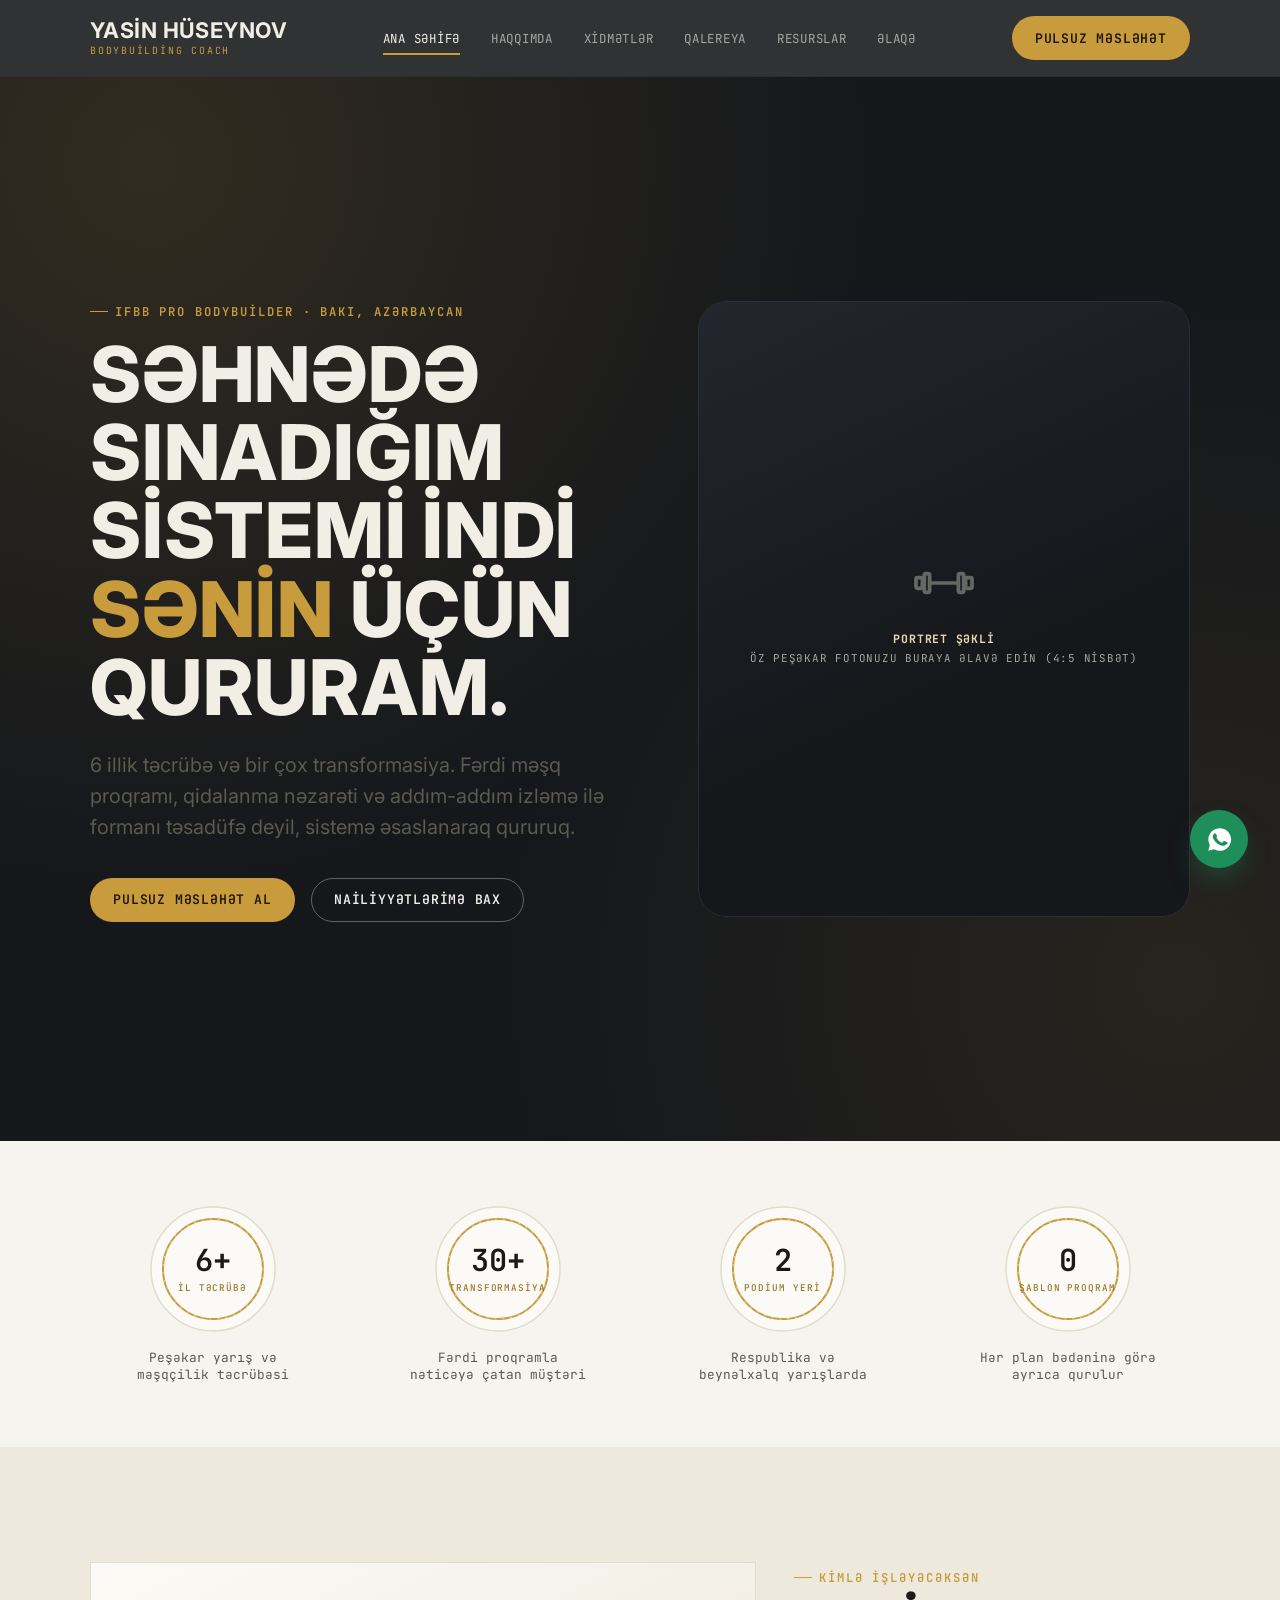
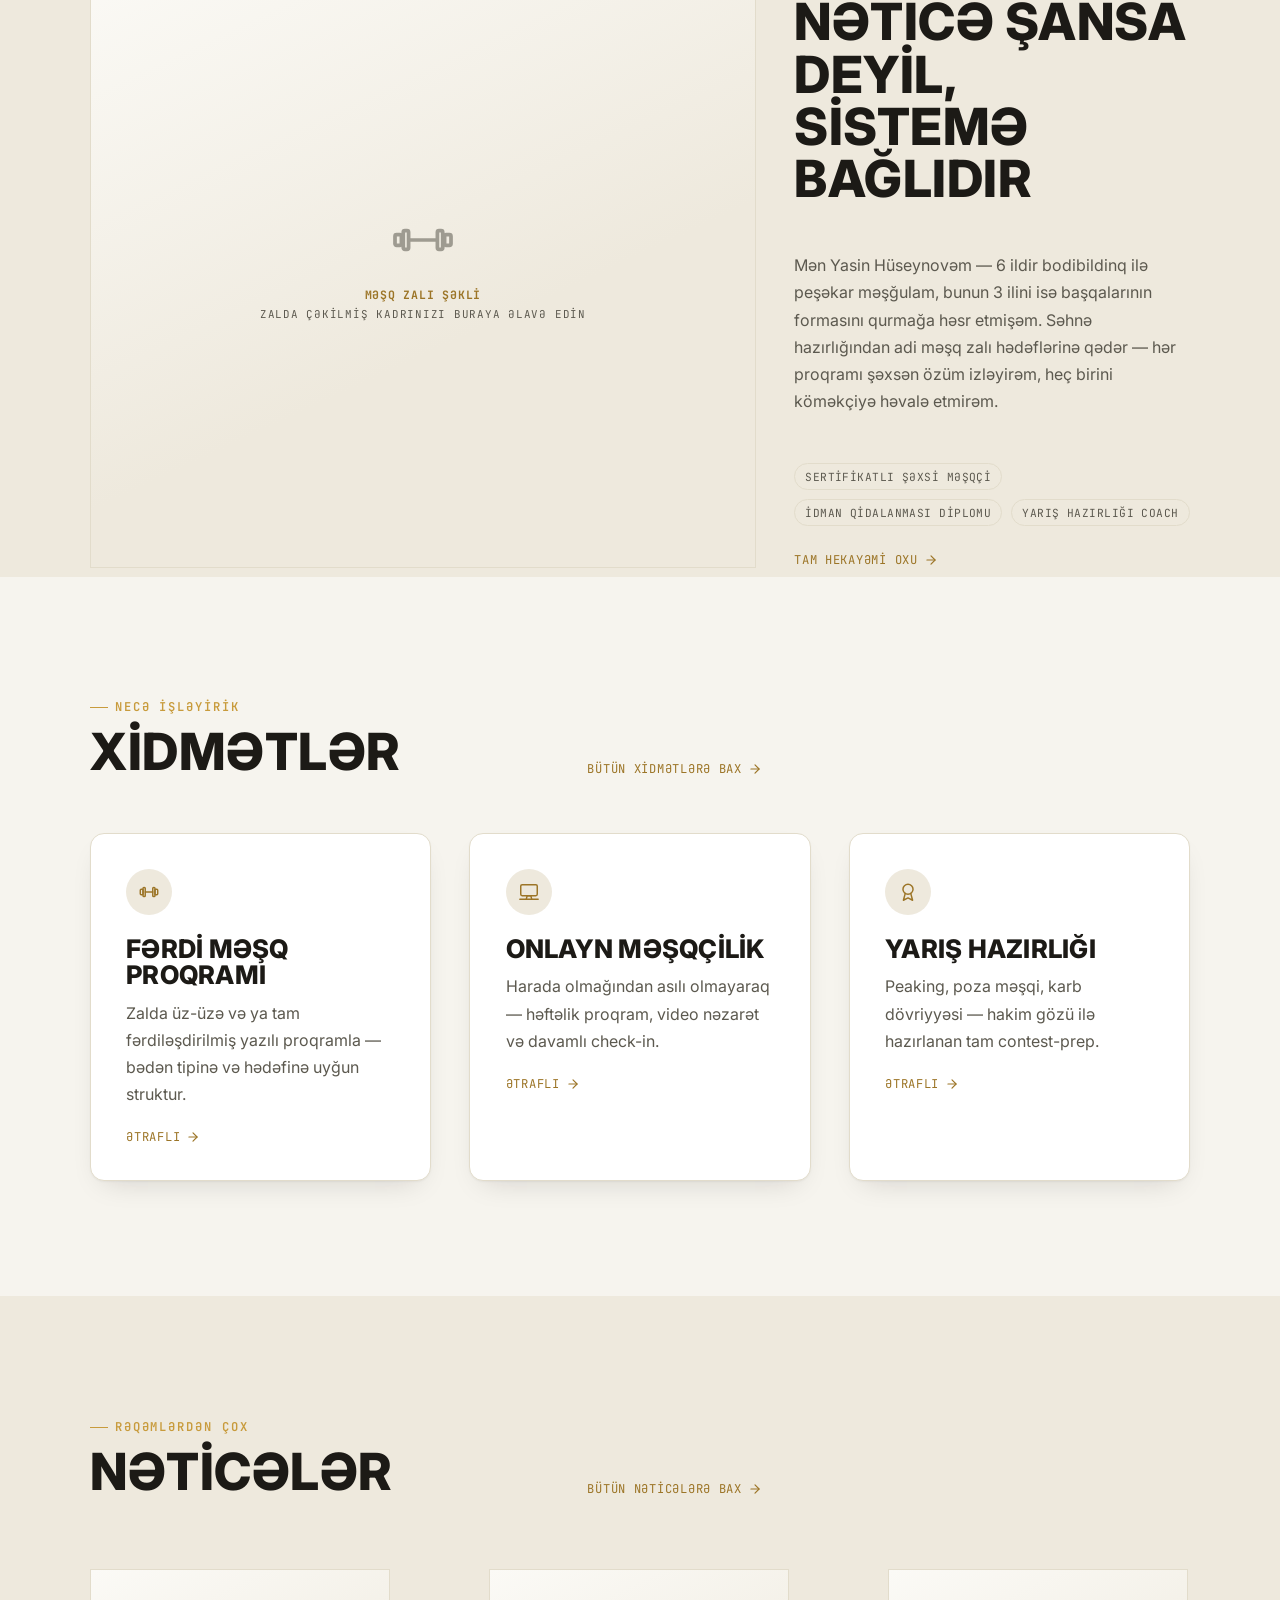
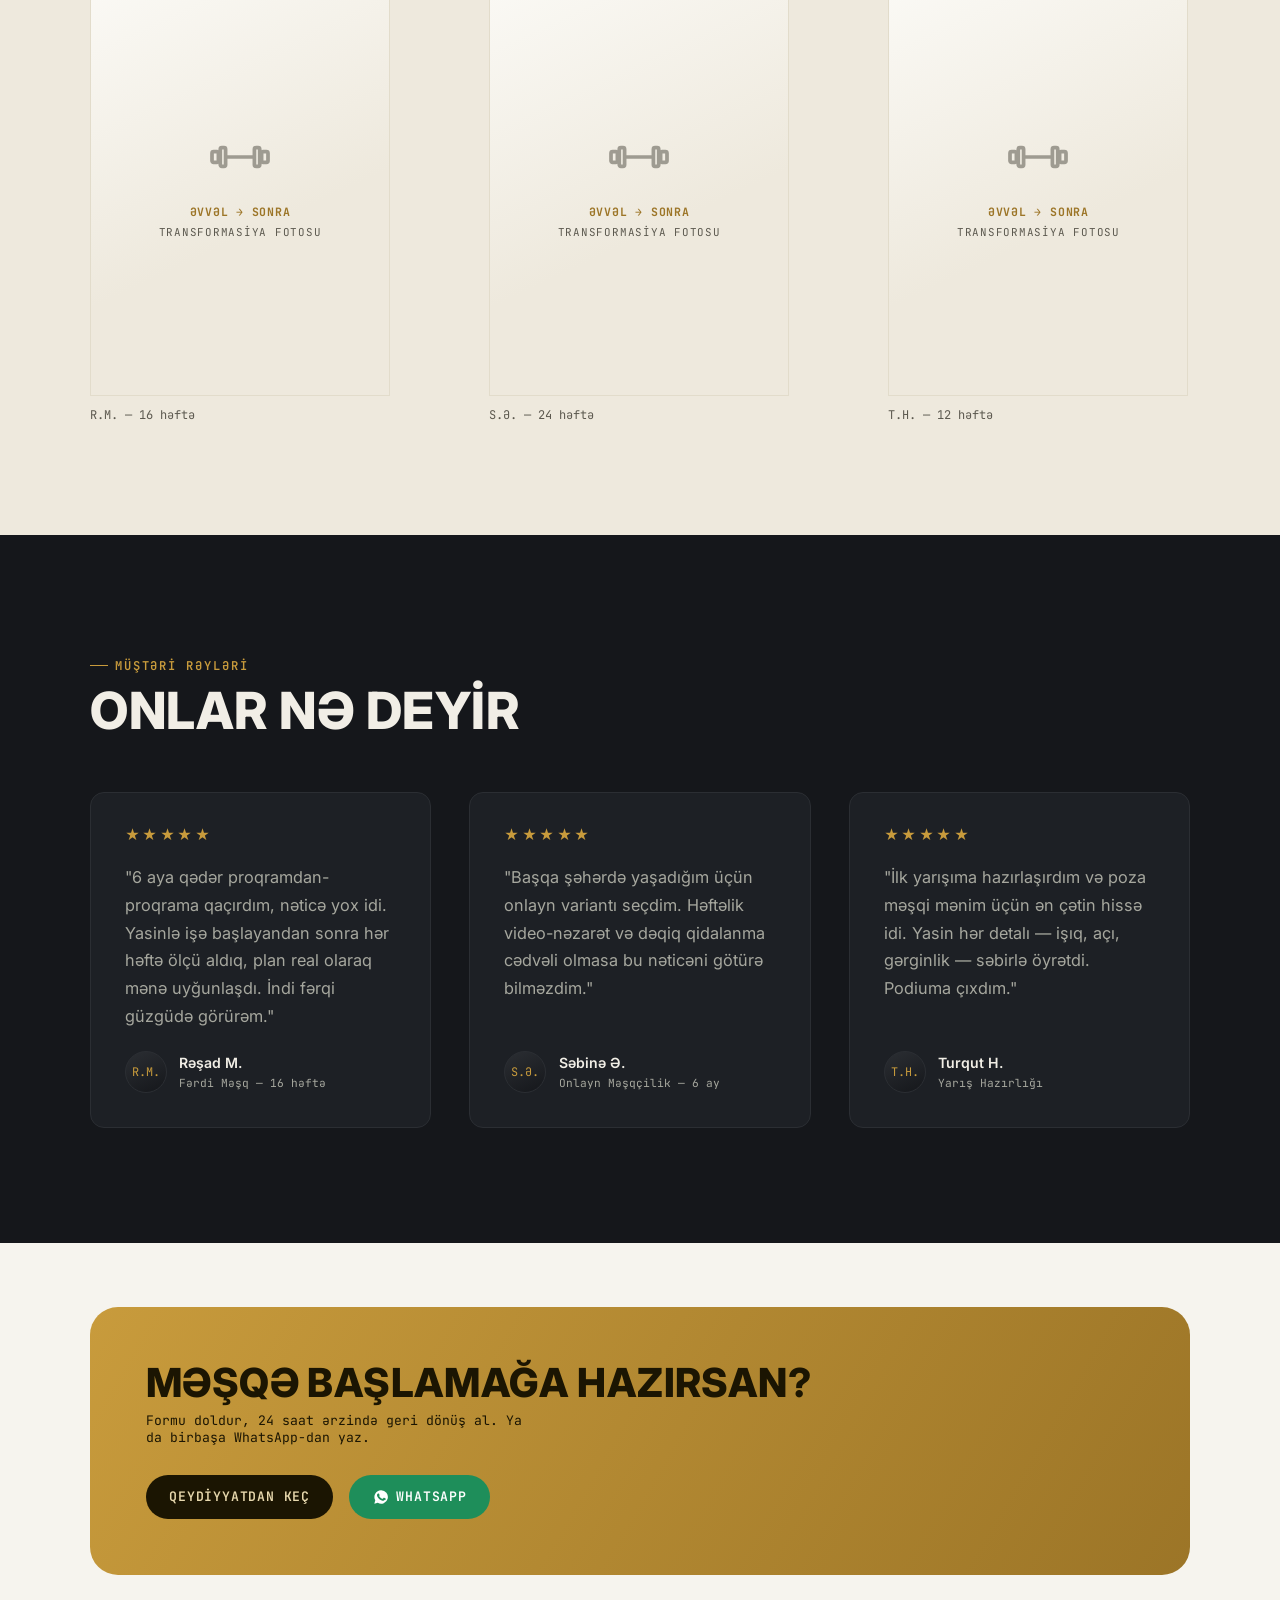
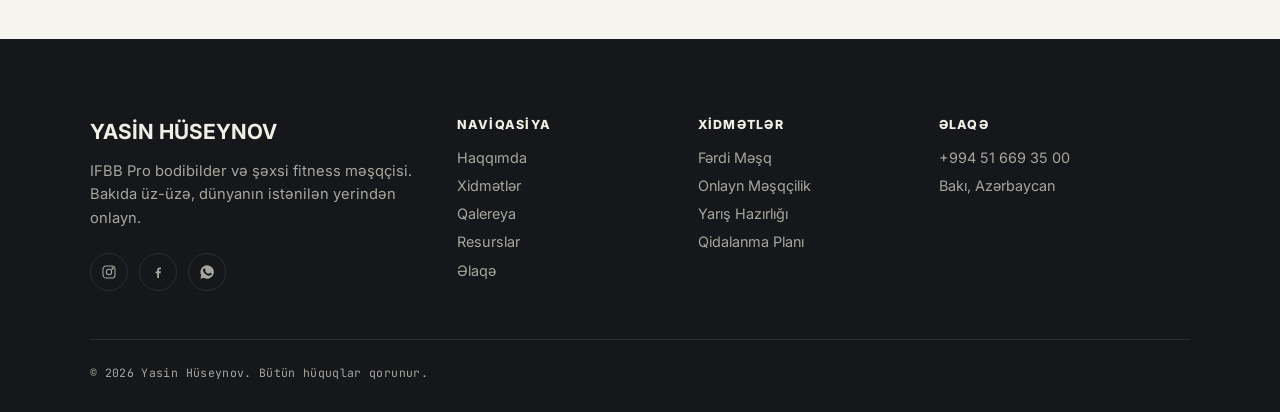
<file: index.html>
<!doctype html>
<html lang="az">
  <head>
    <meta charset="UTF-8" />
    <meta name="viewport" content="width=device-width, initial-scale=1.0" />
    <title>Yasin Hüseynov — Bodybuilding Coach | Bakı</title>
    <meta
      name="description"
      content="IFBB Pro bodibilder Yasin Hüseynovdən fərdi məşq proqramı, onlayn məşqçilik və yarış hazırlığı. Sistemli yanaşma, ölçülə bilən nəticə."
    />
    <link
      rel="icon"
      href="data:image/svg+xml,%3Csvg xmlns='http://www.w3.org/2000/svg' viewBox='0 0 100 100'%3E%3Ccircle cx='50' cy='50' r='48' fill='%2315171B'/%3E%3Ccircle cx='50' cy='50' r='34' fill='none' stroke='%23C89B3C' stroke-width='6'/%3E%3C/svg%3E"
    />
    <link rel="stylesheet" href="css/style.css" />
  </head>
  <body>
    <!-- =========================================================
     DƏYİŞDİRİLMƏLİ YERLƏR (bu fayl üzrə):
     1) Bütün .photo-frame bloklarını öz şəkillərinizlə əvəz edin
        (sadəcə <div class="photo-frame">...</div>-i <img src="..."> ilə dəyişin)
     2) Telefon / e-poçt / instagram linklərini (footer və header CTA) yeniləyin
     3) "300+", "12+" və s. statistikaları real rəqəmlərlə əvəz edin
     4) Rəylər bölməsindəki müştəri sitatlarını real rəylərlə dəyişin
     ========================================================= -->

    <!-- ===== NAV ===== -->
    <header class="nav">
      <div class="nav__inner">
        <a href="index.html" class="brand">
          <strong>Yasin Hüseynov</strong>
          <span>Bodybuilding Coach</span>
        </a>
        <nav class="nav__links" aria-label="Əsas naviqasiya">
          <a href="index.html" aria-current="page">Ana Səhifə</a>
          <a href="haqqimda.html">Haqqımda</a>
          <a href="xidmetler.html">Xidmətlər</a>
          <a href="qalereya.html">Qalereya</a>
          <a href="resurslar.html">Resurslar</a>
          <a href="elaqe.html">Əlaqə</a>
        </nav>
        <a href="elaqe.html" class="btn btn--bronze nav__cta"
          >Pulsuz Məsləhət</a
        >
        <button class="nav__burger" aria-label="Menyu" aria-expanded="false">
          <span></span><span></span><span></span>
        </button>
      </div>
      <div class="nav__mobile">
        <a href="index.html">Ana Səhifə</a>
        <a href="haqqimda.html">Haqqımda</a>
        <a href="xidmetler.html">Xidmətlər</a>
        <a href="qalereya.html">Qalereya</a>
        <a href="resurslar.html">Resurslar</a>
        <a href="elaqe.html">Əlaqə</a>
        <a href="elaqe.html" class="btn btn--bronze">Pulsuz Məsləhət</a>
      </div>
    </header>

    <!-- ===== HERO ===== -->
    <section class="hero">
      <div class="wrap hero__inner">
        <div data-reveal>
          <span class="eyebrow">IFBB Pro Bodybuilder · Bakı, Azərbaycan</span>
          <h1>Səhnədə sınadığım sistemi indi <em>sənin</em> üçün qururam.</h1>
          <p class="lead">
            6 illik təcrübə və bir çox transformasiya. Fərdi məşq
            proqramı, qidalanma nəzarəti və addım-addım izləmə ilə formanı
            təsadüfə deyil, sistemə əsaslanaraq qururuq.
          </p>
          <div class="hero__ctas">
            <a href="elaqe.html" class="btn btn--bronze">Pulsuz məsləhət al</a>
            <a href="haqqimda.html" class="btn btn--ghost-dark"
              >Nailiyyətlərimə bax</a
            >
          </div>
        </div>
        <div data-reveal class="hero__figure">
          <div class="photo-frame">
            <svg
              viewBox="0 0 24 24"
              fill="none"
              stroke="currentColor"
              stroke-width="1.4"
              stroke-linecap="round"
              stroke-linejoin="round"
            >
              <rect x="1.5" y="10" width="2.4" height="4" rx=".6" />
              <rect x="4.6" y="8.5" width="2" height="7" rx=".6" />
              <line x1="6.8" y1="12" x2="17.2" y2="12" />
              <rect x="17.4" y="8.5" width="2" height="7" rx=".6" />
              <rect x="20.1" y="10" width="2.4" height="4" rx=".6" />
            </svg>
            <span class="photo-frame__label"
              ><b>Portret şəkli</b>Öz peşəkar fotonuzu buraya əlavə edin (4:5
              nisbət)</span
            >
          </div>
          <div class="plate-badge hero__badge">
            <svg viewBox="0 0 128 128">
              <circle
                cx="64"
                cy="64"
                r="62"
                fill="#1D2025"
                stroke="#2B2E33"
                stroke-width="1.5"
              />
              <circle
                cx="64"
                cy="64"
                r="50"
                fill="none"
                stroke="#C89B3C"
                stroke-width="2"
              />
              <circle
                cx="64"
                cy="64"
                r="50"
                fill="none"
                stroke="#2B2E33"
                stroke-width="1"
                stroke-dasharray="2 6"
              />
            </svg>
            <div class="plate-badge__num">6+<small>İl Təcrübə</small></div>
          </div>
        </div>
      </div>
    </section>

    <!-- ===== STATİSTİKA (imza element: "plate badge") ===== -->
    <section class="section--tight">
      <div class="wrap">
        <div class="stat-row" data-reveal>
          <div class="stat-item">
            <div class="plate-badge">
              <svg viewBox="0 0 128 128">
                <circle
                  cx="64"
                  cy="64"
                  r="62"
                  fill="#FBFAF6"
                  stroke="#E2DCCB"
                  stroke-width="1.5"
                />
                <circle
                  cx="64"
                  cy="64"
                  r="50"
                  fill="none"
                  stroke="#C89B3C"
                  stroke-width="2"
                />
                <circle
                  cx="64"
                  cy="64"
                  r="50"
                  fill="none"
                  stroke="#E2DCCB"
                  stroke-width="1"
                  stroke-dasharray="2 6"
                />
              </svg>
              <div class="plate-badge__num" style="color: #1c1a16">
                <span class="stat-num">6+</span
                ><small style="color: #9c7527">İl Təcrübə</small>
              </div>
            </div>
            <p>Peşəkar yarış və məşqçilik təcrübəsi</p>
          </div>
          <div class="stat-item">
            <div class="plate-badge">
              <svg viewBox="0 0 128 128">
                <circle
                  cx="64"
                  cy="64"
                  r="62"
                  fill="#FBFAF6"
                  stroke="#E2DCCB"
                  stroke-width="1.5"
                />
                <circle
                  cx="64"
                  cy="64"
                  r="50"
                  fill="none"
                  stroke="#C89B3C"
                  stroke-width="2"
                />
                <circle
                  cx="64"
                  cy="64"
                  r="50"
                  fill="none"
                  stroke="#E2DCCB"
                  stroke-width="1"
                  stroke-dasharray="2 6"
                />
              </svg>
              <div class="plate-badge__num" style="color: #1c1a16">
                <span class="stat-num">30+</span
                ><small style="color: #9c7527">Transformasiya</small>
              </div>
            </div>
            <p>Fərdi proqramla nəticəyə çatan müştəri</p>
          </div>
          <div class="stat-item">
            <div class="plate-badge">
              <svg viewBox="0 0 128 128">
                <circle
                  cx="64"
                  cy="64"
                  r="62"
                  fill="#FBFAF6"
                  stroke="#E2DCCB"
                  stroke-width="1.5"
                />
                <circle
                  cx="64"
                  cy="64"
                  r="50"
                  fill="none"
                  stroke="#C89B3C"
                  stroke-width="2"
                />
                <circle
                  cx="64"
                  cy="64"
                  r="50"
                  fill="none"
                  stroke="#E2DCCB"
                  stroke-width="1"
                  stroke-dasharray="2 6"
                />
              </svg>
              <div class="plate-badge__num" style="color: #1c1a16">
                <span class="stat-num">2</span
                ><small style="color: #9c7527">Podium Yeri</small>
              </div>
            </div>
            <p>Respublika və beynəlxalq yarışlarda</p>
          </div>
          <div class="stat-item">
            <div class="plate-badge">
              <svg viewBox="0 0 128 128">
                <circle
                  cx="64"
                  cy="64"
                  r="62"
                  fill="#FBFAF6"
                  stroke="#E2DCCB"
                  stroke-width="1.5"
                />
                <circle
                  cx="64"
                  cy="64"
                  r="50"
                  fill="none"
                  stroke="#C89B3C"
                  stroke-width="2"
                />
                <circle
                  cx="64"
                  cy="64"
                  r="50"
                  fill="none"
                  stroke="#E2DCCB"
                  stroke-width="1"
                  stroke-dasharray="2 6"
                />
              </svg>
              <div class="plate-badge__num" style="color: #1c1a16">
                <span class="stat-num">0</span
                ><small style="color: #9c7527">Şablon Proqram</small>
              </div>
            </div>
            <p>Hər plan bədəninə görə ayrıca qurulur</p>
          </div>
        </div>
      </div>
    </section>

    <!-- ===== HAQQIMDA TEASER ===== -->
    <section class="section--chalk2">
      <div class="wrap grid grid-2" style="align-items: center">
        <div data-reveal class="photo-frame is-light ratio-4x3">
          <svg
            viewBox="0 0 24 24"
            fill="none"
            stroke="currentColor"
            stroke-width="1.4"
            stroke-linecap="round"
            stroke-linejoin="round"
          >
            <rect x="1.5" y="10" width="2.4" height="4" rx=".6" />
            <rect x="4.6" y="8.5" width="2" height="7" rx=".6" />
            <line x1="6.8" y1="12" x2="17.2" y2="12" />
            <rect x="17.4" y="8.5" width="2" height="7" rx=".6" />
            <rect x="20.1" y="10" width="2.4" height="4" rx=".6" />
          </svg>
          <span class="photo-frame__label"
            ><b>Məşq zalı şəkli</b>Zalda çəkilmiş kadrınızı buraya əlavə
            edin</span
          >
        </div>
        <div data-reveal>
          <span class="eyebrow">Kimlə işləyəcəksən</span>
          <h2 style="margin-top: 0.6rem">
            Nəticə şansa deyil, sistemə bağlıdır
          </h2>
          <p class="body-text u-mt-lg">
            Mən Yasin Hüseynovəm — 6 ildir bodibildinq ilə peşəkar məşğulam,
            bunun 3 ilini isə başqalarının formasını qurmağa həsr etmişəm. Səhnə
            hazırlığından adi məşq zalı hədəflərinə qədər — hər proqramı şəxsən
            özüm izləyirəm, heç birini köməkçiyə həvalə etmirəm.
          </p>
          <div class="tag-row u-mt-lg">
            <span class="tag">Sertifikatlı Şəxsi Məşqçi</span>
            <span class="tag">İdman Qidalanması Diplomu</span>
            <span class="tag">Yarış Hazırlığı Coach</span>
          </div>
          <a
            href="haqqimda.html"
            class="card__link"
            style="margin-top: 1.6rem; color: #9c7527"
          >
            Tam hekayəmi oxu
            <svg
              viewBox="0 0 24 24"
              fill="none"
              stroke="currentColor"
              stroke-width="2"
              stroke-linecap="round"
              stroke-linejoin="round"
            >
              <line x1="5" y1="12" x2="19" y2="12" />
              <polyline points="12 5 19 12 12 19" />
            </svg>
          </a>
        </div>
      </div>
    </section>

    <!-- ===== XİDMƏTLƏR ÖNBAXIŞ ===== -->
    <section>
      <div class="wrap">
        <div class="section-head section-head--between" data-reveal>
          <div>
            <span class="eyebrow">Necə işləyirik</span>
            <h2>Xidmətlər</h2>
          </div>
          <a href="xidmetler.html" class="card__link" style="color: #9c7527">
            Bütün xidmətlərə bax
            <svg
              viewBox="0 0 24 24"
              fill="none"
              stroke="currentColor"
              stroke-width="2"
              stroke-linecap="round"
              stroke-linejoin="round"
            >
              <line x1="5" y1="12" x2="19" y2="12" />
              <polyline points="12 5 19 12 12 19" />
            </svg>
          </a>
        </div>
        <div class="grid grid-3">
          <div class="card" data-reveal>
            <div class="card__icon">
              <svg
                viewBox="0 0 24 24"
                fill="none"
                stroke="currentColor"
                stroke-width="1.6"
                stroke-linecap="round"
                stroke-linejoin="round"
              >
                <rect x="2.5" y="9" width="3" height="6" rx="1" />
                <rect x="18.5" y="9" width="3" height="6" rx="1" />
                <rect x="5.5" y="7" width="2.4" height="10" rx="1" />
                <rect x="16.1" y="7" width="2.4" height="10" rx="1" />
                <line x1="7.9" y1="12" x2="16.1" y2="12" />
              </svg>
            </div>
            <h3>Fərdi Məşq Proqramı</h3>
            <p class="body-text">
              Zalda üz-üzə və ya tam fərdiləşdirilmiş yazılı proqramla — bədən
              tipinə və hədəfinə uyğun struktur.
            </p>
            <a href="xidmetler.html" class="card__link"
              >Ətraflı<svg
                viewBox="0 0 24 24"
                fill="none"
                stroke="currentColor"
                stroke-width="2"
                stroke-linecap="round"
                stroke-linejoin="round"
              >
                <line x1="5" y1="12" x2="19" y2="12" />
                <polyline points="12 5 19 12 12 19" /></svg
            ></a>
          </div>
          <div class="card" data-reveal>
            <div class="card__icon">
              <svg
                viewBox="0 0 24 24"
                fill="none"
                stroke="currentColor"
                stroke-width="1.6"
                stroke-linecap="round"
                stroke-linejoin="round"
              >
                <rect x="3" y="4" width="18" height="12" rx="1.5" />
                <path d="M2 20h20" />
                <path d="M9 20l1-4h4l1 4" />
              </svg>
            </div>
            <h3>Onlayn Məşqçilik</h3>
            <p class="body-text">
              Harada olmağından asılı olmayaraq — həftəlik proqram, video
              nəzarət və davamlı check-in.
            </p>
            <a href="xidmetler.html" class="card__link"
              >Ətraflı<svg
                viewBox="0 0 24 24"
                fill="none"
                stroke="currentColor"
                stroke-width="2"
                stroke-linecap="round"
                stroke-linejoin="round"
              >
                <line x1="5" y1="12" x2="19" y2="12" />
                <polyline points="12 5 19 12 12 19" /></svg
            ></a>
          </div>
          <div class="card" data-reveal>
            <div class="card__icon">
              <svg
                viewBox="0 0 24 24"
                fill="none"
                stroke="currentColor"
                stroke-width="1.6"
                stroke-linecap="round"
                stroke-linejoin="round"
              >
                <circle cx="12" cy="9" r="5.5" />
                <path d="M9 13.5L7 21l5-2.5L17 21l-2-7.5" />
              </svg>
            </div>
            <h3>Yarış Hazırlığı</h3>
            <p class="body-text">
              Peaking, poza məşqi, karb dövriyyəsi — hakim gözü ilə hazırlanan
              tam contest-prep.
            </p>
            <a href="xidmetler.html" class="card__link"
              >Ətraflı<svg
                viewBox="0 0 24 24"
                fill="none"
                stroke="currentColor"
                stroke-width="2"
                stroke-linecap="round"
                stroke-linejoin="round"
              >
                <line x1="5" y1="12" x2="19" y2="12" />
                <polyline points="12 5 19 12 12 19" /></svg
            ></a>
          </div>
        </div>
      </div>
    </section>

    <!-- ===== TRANSFORMASİYA ZOLAĞI ===== -->
    <section class="section--chalk2">
      <div class="wrap">
        <div class="section-head section-head--between" data-reveal>
          <div>
            <span class="eyebrow">Rəqəmlərdən çox</span>
            <h2>Nəticələr</h2>
          </div>
          <a href="qalereya.html" class="card__link" style="color: #9c7527">
            Bütün nəticələrə bax
            <svg
              viewBox="0 0 24 24"
              fill="none"
              stroke="currentColor"
              stroke-width="2"
              stroke-linecap="round"
              stroke-linejoin="round"
            >
              <line x1="5" y1="12" x2="19" y2="12" />
              <polyline points="12 5 19 12 12 19" />
            </svg>
          </a>
        </div>
        <div class="scroll-row" data-reveal>
          <figure>
            <div class="photo-frame is-light ratio-3x4">
              <svg
                viewBox="0 0 24 24"
                fill="none"
                stroke="currentColor"
                stroke-width="1.4"
                stroke-linecap="round"
                stroke-linejoin="round"
              >
                <rect x="1.5" y="10" width="2.4" height="4" rx=".6" />
                <rect x="4.6" y="8.5" width="2" height="7" rx=".6" />
                <line x1="6.8" y1="12" x2="17.2" y2="12" />
                <rect x="17.4" y="8.5" width="2" height="7" rx=".6" />
                <rect x="20.1" y="10" width="2.4" height="4" rx=".6" />
              </svg>
              <span class="photo-frame__label"
                ><b>Əvvəl → Sonra</b>Transformasiya fotosu</span
              >
            </div>
            <figcaption
              style="
                margin-top: 0.7rem;
                font-family: var(--f-mono);
                font-size: 0.75rem;
                color: var(--ink-soft);
              "
            >
              R.M. — 16 həftə
            </figcaption>
          </figure>
          <figure>
            <div class="photo-frame is-light ratio-3x4">
              <svg
                viewBox="0 0 24 24"
                fill="none"
                stroke="currentColor"
                stroke-width="1.4"
                stroke-linecap="round"
                stroke-linejoin="round"
              >
                <rect x="1.5" y="10" width="2.4" height="4" rx=".6" />
                <rect x="4.6" y="8.5" width="2" height="7" rx=".6" />
                <line x1="6.8" y1="12" x2="17.2" y2="12" />
                <rect x="17.4" y="8.5" width="2" height="7" rx=".6" />
                <rect x="20.1" y="10" width="2.4" height="4" rx=".6" />
              </svg>
              <span class="photo-frame__label"
                ><b>Əvvəl → Sonra</b>Transformasiya fotosu</span
              >
            </div>
            <figcaption
              style="
                margin-top: 0.7rem;
                font-family: var(--f-mono);
                font-size: 0.75rem;
                color: var(--ink-soft);
              "
            >
              S.Ə. — 24 həftə
            </figcaption>
          </figure>
          <figure>
            <div class="photo-frame is-light ratio-3x4">
              <svg
                viewBox="0 0 24 24"
                fill="none"
                stroke="currentColor"
                stroke-width="1.4"
                stroke-linecap="round"
                stroke-linejoin="round"
              >
                <rect x="1.5" y="10" width="2.4" height="4" rx=".6" />
                <rect x="4.6" y="8.5" width="2" height="7" rx=".6" />
                <line x1="6.8" y1="12" x2="17.2" y2="12" />
                <rect x="17.4" y="8.5" width="2" height="7" rx=".6" />
                <rect x="20.1" y="10" width="2.4" height="4" rx=".6" />
              </svg>
              <span class="photo-frame__label"
                ><b>Əvvəl → Sonra</b>Transformasiya fotosu</span
              >
            </div>
            <figcaption
              style="
                margin-top: 0.7rem;
                font-family: var(--f-mono);
                font-size: 0.75rem;
                color: var(--ink-soft);
              "
            >
              T.H. — 12 həftə
            </figcaption>
          </figure>
          <figure>
            <div class="photo-frame is-light ratio-3x4">
              <svg
                viewBox="0 0 24 24"
                fill="none"
                stroke="currentColor"
                stroke-width="1.4"
                stroke-linecap="round"
                stroke-linejoin="round"
              >
                <rect x="1.5" y="10" width="2.4" height="4" rx=".6" />
                <rect x="4.6" y="8.5" width="2" height="7" rx=".6" />
                <line x1="6.8" y1="12" x2="17.2" y2="12" />
                <rect x="17.4" y="8.5" width="2" height="7" rx=".6" />
                <rect x="20.1" y="10" width="2.4" height="4" rx=".6" />
              </svg>
              <span class="photo-frame__label"
                ><b>Əvvəl → Sonra</b>Transformasiya fotosu</span
              >
            </div>
            <figcaption
              style="
                margin-top: 0.7rem;
                font-family: var(--f-mono);
                font-size: 0.75rem;
                color: var(--ink-soft);
              "
            >
              N.C. — 20 həftə
            </figcaption>
          </figure>
        </div>
      </div>
    </section>

    <!-- ===== RƏYLƏR ===== -->
    <section class="section--dark">
      <div class="wrap">
        <div class="section-head" data-reveal>
          <span class="eyebrow">Müştəri rəyləri</span>
          <h2>Onlar nə deyir</h2>
        </div>
        <div class="grid grid-3">
          <div class="quote-card" data-reveal>
            <div class="quote-card__stars">★★★★★</div>
            <p class="body-text">
              "6 aya qədər proqramdan-proqrama qaçırdım, nəticə yox idi.
              Yasinlə işə başlayandan sonra hər həftə ölçü aldıq, plan real
              olaraq mənə uyğunlaşdı. İndi fərqi güzgüdə görürəm."
            </p>
            <div class="quote-card__who">
              <div class="quote-card__avatar">R.M.</div>
              <div>
                <strong>Rəşad M.</strong><span>Fərdi Məşq — 16 həftə</span>
              </div>
            </div>
          </div>
          <div class="quote-card" data-reveal>
            <div class="quote-card__stars">★★★★★</div>
            <p class="body-text">
              "Başqa şəhərdə yaşadığım üçün onlayn variantı seçdim. Həftəlik
              video-nəzarət və dəqiq qidalanma cədvəli olmasa bu nəticəni götürə
              bilməzdim."
            </p>
            <div class="quote-card__who">
              <div class="quote-card__avatar">S.Ə.</div>
              <div>
                <strong>Səbinə Ə.</strong><span>Onlayn Məşqçilik — 6 ay</span>
              </div>
            </div>
          </div>
          <div class="quote-card" data-reveal>
            <div class="quote-card__stars">★★★★★</div>
            <p class="body-text">
              "İlk yarışıma hazırlaşırdım və poza məşqi mənim üçün ən çətin
              hissə idi. Yasin hər detalı — işıq, açı, gərginlik — səbirlə
              öyrətdi. Podiuma çıxdım."
            </p>
            <div class="quote-card__who">
              <div class="quote-card__avatar">T.H.</div>
              <div><strong>Turqut H.</strong><span>Yarış Hazırlığı</span></div>
            </div>
          </div>
        </div>
      </div>
    </section>

    <!-- ===== CTA BAND ===== -->
    <section class="section--tight">
      <div class="wrap">
        <div class="cta-band" data-reveal>
          <div>
            <h2>Məşqə başlamağa hazırsan?</h2>
            <p>
              Formu doldur, 24 saat ərzində geri dönüş al. Ya da birbaşa
              WhatsApp-dan yaz.
            </p>
          </div>
          <div style="display: flex; gap: 1rem; flex-wrap: wrap">
            <a href="elaqe.html" class="btn btn--bronze">Qeydiyyatdan keç</a>
            <a
              href="https://wa.me/994516693500"
              target="_blank"
              rel="noopener"
              class="btn btn--wa"
            >
              <svg
                viewBox="0 0 24 24"
                fill="currentColor"
                style="width: 16px; height: 16px"
              >
                <path
                  d="M12 2a10 10 0 0 0-8.6 15L2 22l5.2-1.4A10 10 0 1 0 12 2zm5.8 14.2c-.2.7-1.4 1.3-2 1.4-.5.1-1.1.2-3.6-.8-3-1.2-4.9-4.2-5-4.4-.1-.2-1.2-1.6-1.2-3 0-1.4.7-2.1 1-2.4.3-.3.6-.3.8-.3h.6c.2 0 .4 0 .6.5.2.5.7 1.8.8 1.9.1.2.1.3 0 .5-.1.2-.2.3-.3.5-.2.2-.3.3-.1.6.2.3.9 1.4 1.9 2.3 1.3 1.2 2.4 1.5 2.7 1.7.3.2.5.1.7-.1.2-.2.8-.9 1-1.2.2-.3.4-.2.7-.1.3.1 1.8.9 2.1 1 .3.2.5.2.6.3.1.2.1.9-.1 1.6z"
                />
              </svg>
              WhatsApp
            </a>
          </div>
        </div>
      </div>
    </section>

    <!-- ===== FOOTER ===== -->
    <footer class="site-footer">
      <div class="wrap">
        <div class="footer__grid">
          <div class="footer__brand">
            <strong
              style="
                font-family: var(--f-display);
                font-size: 1.3rem;
                color: var(--bone);
                text-transform: uppercase;
              "
              >Yasin Hüseynov</strong
            >
            <p>
              IFBB Pro bodibilder və şəxsi fitness məşqçisi. Bakıda üz-üzə,
              dünyanın istənilən yerindən onlayn.
            </p>
            <div class="footer__social">
              <a
                href="https://www.instagram.com/guuseynov/"
                aria-label="Instagram"
                ><svg
                  viewBox="0 0 24 24"
                  fill="none"
                  stroke="currentColor"
                  stroke-width="1.6"
                >
                  <rect x="3" y="3" width="18" height="18" rx="5" />
                  <circle cx="12" cy="12" r="4" />
                  <circle cx="17.3" cy="6.7" r="1" /></svg
              ></a>
              <a href="#" aria-label="Facebook"
                ><svg viewBox="0 0 24 24" fill="currentColor">
                  <path
                    d="M13.5 21v-7.2h2.4l.4-2.8h-2.8v-1.8c0-.8.2-1.3 1.4-1.3h1.5V5.4c-.3 0-1.1-.1-2.1-.1-2.1 0-3.6 1.3-3.6 3.7v2.1H8.3v2.8h2.4V21h2.8z"
                  /></svg
              ></a>
              <a
                href="https://wa.me/994516693500"
                target="_blank"
                rel="noopener"
                aria-label="WhatsApp"
                ><svg viewBox="0 0 24 24" fill="currentColor">
                  <path
                    d="M12 2a10 10 0 0 0-8.6 15L2 22l5.2-1.4A10 10 0 1 0 12 2zm5.8 14.2c-.2.7-1.4 1.3-2 1.4-.5.1-1.1.2-3.6-.8-3-1.2-4.9-4.2-5-4.4-.1-.2-1.2-1.6-1.2-3 0-1.4.7-2.1 1-2.4.3-.3.6-.3.8-.3h.6c.2 0 .4 0 .6.5.2.5.7 1.8.8 1.9.1.2.1.3 0 .5-.1.2-.2.3-.3.5-.2.2-.3.3-.1.6.2.3.9 1.4 1.9 2.3 1.3 1.2 2.4 1.5 2.7 1.7.3.2.5.1.7-.1.2-.2.8-.9 1-1.2.2-.3.4-.2.7-.1.3.1 1.8.9 2.1 1 .3.2.5.2.6.3.1.2.1.9-.1 1.6z"
                  /></svg
              ></a>
            </div>
          </div>
          <div class="footer__col">
            <h4>Naviqasiya</h4>
            <ul>
              <li><a href="haqqimda.html">Haqqımda</a></li>
              <li><a href="xidmetler.html">Xidmətlər</a></li>
              <li><a href="qalereya.html">Qalereya</a></li>
              <li><a href="resurslar.html">Resurslar</a></li>
              <li><a href="elaqe.html">Əlaqə</a></li>
            </ul>
          </div>
          <div class="footer__col">
            <h4>Xidmətlər</h4>
            <ul>
              <li><a href="xidmetler.html">Fərdi Məşq</a></li>
              <li><a href="xidmetler.html">Onlayn Məşqçilik</a></li>
              <li><a href="xidmetler.html">Yarış Hazırlığı</a></li>
              <li><a href="xidmetler.html">Qidalanma Planı</a></li>
            </ul>
          </div>
          <div class="footer__col">
            <h4>Əlaqə</h4>
            <ul>
              <li><a href="tel:+994501234567">+994 51 669 35 00</a></li>
              <li>Bakı, Azərbaycan</li>
            </ul>
          </div>
        </div>
        <div class="footer__bottom">
          <span
            >© <span data-year></span> Yasin Hüseynov. Bütün hüquqlar
            qorunur.</span
          >
        </div>
      </div>
    </footer>

    <a
      href="https://wa.me/994516693500"
      target="_blank"
      rel="noopener"
      class="wa-float"
      aria-label="WhatsApp ilə yaz"
    >
      <svg viewBox="0 0 24 24" fill="currentColor">
        <path
          d="M12 2a10 10 0 0 0-8.6 15L2 22l5.2-1.4A10 10 0 1 0 12 2zm5.8 14.2c-.2.7-1.4 1.3-2 1.4-.5.1-1.1.2-3.6-.8-3-1.2-4.9-4.2-5-4.4-.1-.2-1.2-1.6-1.2-3 0-1.4.7-2.1 1-2.4.3-.3.6-.3.8-.3h.6c.2 0 .4 0 .6.5.2.5.7 1.8.8 1.9.1.2.1.3 0 .5-.1.2-.2.3-.3.5-.2.2-.3.3-.1.6.2.3.9 1.4 1.9 2.3 1.3 1.2 2.4 1.5 2.7 1.7.3.2.5.1.7-.1.2-.2.8-.9 1-1.2.2-.3.4-.2.7-.1.3.1 1.8.9 2.1 1 .3.2.5.2.6.3.1.2.1.9-.1 1.6z"
        />
      </svg>
    </a>

    <script src="js/main.js"></script>
  </body>
</html>
</file>
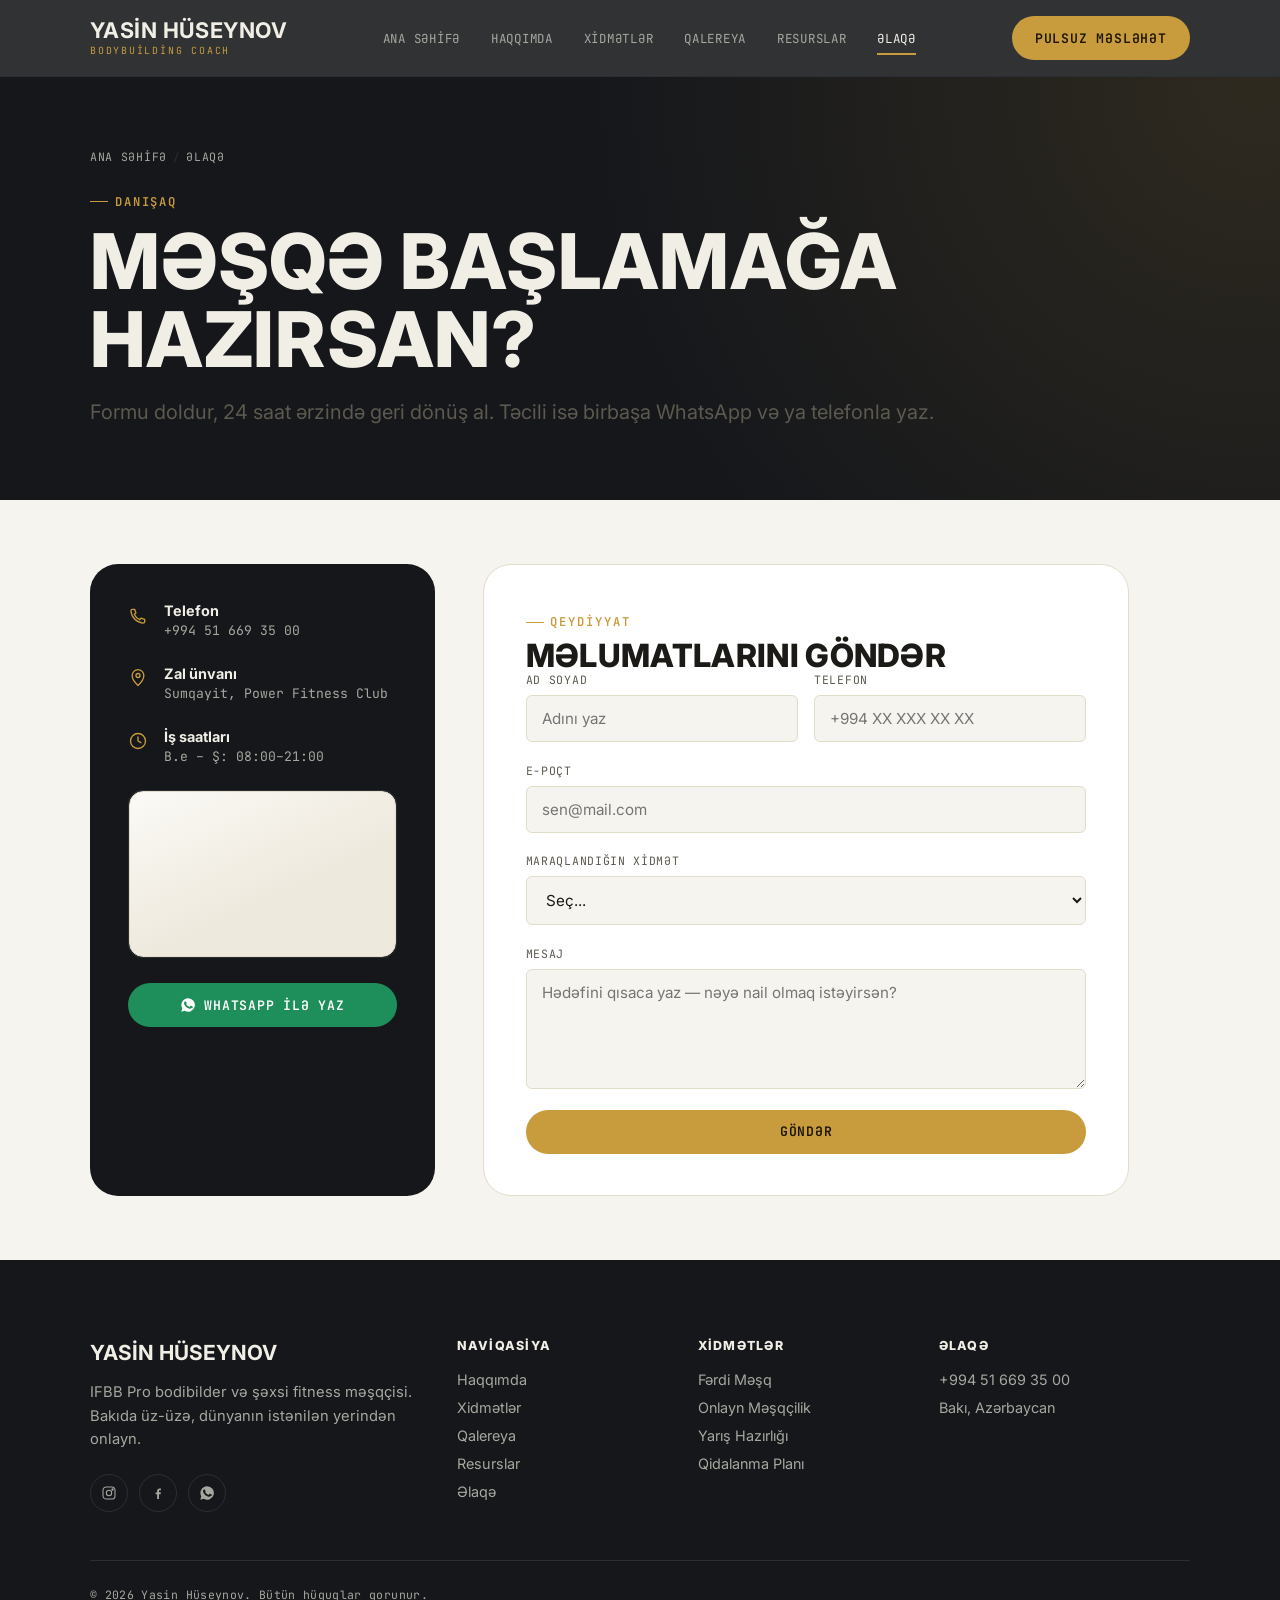
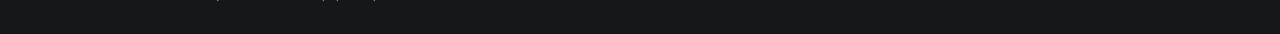
<file: elaqe.html>
<!doctype html>
<html lang="az">
  <head>
    <meta charset="UTF-8" />
    <meta name="viewport" content="width=device-width, initial-scale=1.0" />
    <title>Əlaqə — Yasin Hüseynov | Bodybuilding Coach</title>
    <meta
      name="description"
      content="Yasin Hüseynovlə əlaqə saxla — pulsuz məsləhət al və ya birbaşa qeydiyyatdan keç."
    />
    <link
      rel="icon"
      href="data:image/svg+xml,%3Csvg xmlns='http://www.w3.org/2000/svg' viewBox='0 0 100 100'%3E%3Ccircle cx='50' cy='50' r='48' fill='%2315171B'/%3E%3Ccircle cx='50' cy='50' r='34' fill='none' stroke='%23C89B3C' stroke-width='6'/%3E%3C/svg%3E"
    />
    <link rel="stylesheet" href="css/style.css" />
  </head>
  <body>
    <!-- ==========================================================
     DƏYİŞ: telefon, e-poçt, ünvan və Google Xəritə linkini yeniləyin.
     QEYD (BACKEND YOXDUR): bu form hazırda "uğurlu" mesajını göstərir,
     amma real olaraq heç yerə göndərmir. Real e-poçt/bildiriş üçün:
       1) Formspree.io-da pulsuz hesab aç, "form action" linkini al
       2) Aşağıdakı <form> tag-ında action="..." olaraq həmin linki yapışdır,
          method="POST" saxla və js/main.js-dəki preventDefault-u sil
     Bu addımlara qədər WhatsApp/telefon/e-poçt linkləri tam işlək
     alternativ olaraq aşağıda göstərilib.
     ========================================================== -->

    <header class="nav">
      <div class="nav__inner">
        <a href="index.html" class="brand">
          <strong>Yasin Hüseynov</strong>
          <span>Bodybuilding Coach</span>
        </a>
        <nav class="nav__links" aria-label="Əsas naviqasiya">
          <a href="index.html">Ana Səhifə</a>
          <a href="haqqimda.html">Haqqımda</a>
          <a href="xidmetler.html">Xidmətlər</a>
          <a href="qalereya.html">Qalereya</a>
          <a href="resurslar.html">Resurslar</a>
          <a href="elaqe.html" aria-current="page">Əlaqə</a>
        </nav>
        <a href="elaqe.html" class="btn btn--bronze nav__cta"
          >Pulsuz Məsləhət</a
        >
        <button class="nav__burger" aria-label="Menyu" aria-expanded="false">
          <span></span><span></span><span></span>
        </button>
      </div>
      <div class="nav__mobile">
        <a href="index.html">Ana Səhifə</a>
        <a href="haqqimda.html">Haqqımda</a>
        <a href="xidmetler.html">Xidmətlər</a>
        <a href="qalereya.html">Qalereya</a>
        <a href="resurslar.html">Resurslar</a>
        <a href="elaqe.html">Əlaqə</a>
        <a href="elaqe.html" class="btn btn--bronze">Pulsuz Məsləhət</a>
      </div>
    </header>

    <section class="page-hero">
      <div class="wrap">
        <div class="crumb">
          <a href="index.html">Ana Səhifə</a><span class="sep">/</span>Əlaqə
        </div>
        <span class="eyebrow">Danışaq</span>
        <h1>Məşqə başlamağa hazırsan?</h1>
        <p class="lead">
          Formu doldur, 24 saat ərzində geri dönüş al. Təcili isə birbaşa
          WhatsApp və ya telefonla yaz.
        </p>
      </div>
    </section>

    <section class="section--tight">
      <div class="wrap">
        <div class="contact-grid">
          <!-- ===== ƏLAQƏ MƏLUMATI ===== -->
          <div class="info-card" data-reveal>
            <div class="info-row">
              <svg
                viewBox="0 0 24 24"
                fill="none"
                stroke="currentColor"
                stroke-width="1.6"
                stroke-linecap="round"
                stroke-linejoin="round"
              >
                <path
                  d="M5 4h3l1.5 4.5L7.5 10a12 12 0 0 0 6.5 6.5l1.5-2 4.5 1.5v3c0 1-1 1.5-2 1.5A16 16 0 0 1 3.5 6c0-1 .5-2 1.5-2z"
                />
              </svg>
              <div>
                <strong>Telefon</strong
                ><a href="tel:+994501234567">+994 51 669 35 00</a>
              </div>
            </div>
            <div class="info-row">
              <svg
                viewBox="0 0 24 24"
                fill="none"
                stroke="currentColor"
                stroke-width="1.6"
                stroke-linecap="round"
                stroke-linejoin="round"
              >
                <path d="M12 21s7-6.5 7-12a7 7 0 0 0-14 0c0 5.5 7 12 7 12z" />
                <circle cx="12" cy="9" r="2.4" />
              </svg>
              <div>
                <strong>Zal ünvanı</strong><span>Sumqayit, Power Fitness Club</span>
              </div>
            </div>
            <div class="info-row">
              <svg
                viewBox="0 0 24 24"
                fill="none"
                stroke="currentColor"
                stroke-width="1.6"
                stroke-linecap="round"
                stroke-linejoin="round"
              >
                <circle cx="12" cy="12" r="9" />
                <path d="M12 7v5l3.5 2" />
              </svg>
              <div>
                <strong>İş saatları</strong><span>B.e – Ş: 08:00–21:00</span>
              </div>
            </div>

            <div class="map-frame">
              <div class="photo-frame is-light" style="min-height: 100%">
                <iframe
                  src="https://www.google.com/maps/embed?pb=!1m18!1m12!1m3!1d1520.2310868400793!2d49.67916635547105!3d40.56984029798324!2m3!1f0!2f0!3f0!3m2!1i1024!2i768!4f13.1!3m3!1m2!1s0x4030912a2d54f1d5%3A0xdf640573bedf7afa!2sPower%20Fitness%20Club!5e0!3m2!1sen!2saz!4v1787188318827!5m2!1sen!2saz"
                  width="100%"
                  height="100%"
                  style="border: 0"
                  allowfullscreen=""
                  loading="lazy"
                  referrerpolicy="strict-origin-when-cross-origin"
                ></iframe>
              </div>
            </div>

            <a
              href="https://wa.me/994516693500"
              target="_blank"
              rel="noopener"
              class="btn btn--wa btn--block"
            >
              <svg
                viewBox="0 0 24 24"
                fill="currentColor"
                style="width: 16px; height: 16px"
              >
                <path
                  d="M12 2a10 10 0 0 0-8.6 15L2 22l5.2-1.4A10 10 0 1 0 12 2zm5.8 14.2c-.2.7-1.4 1.3-2 1.4-.5.1-1.1.2-3.6-.8-3-1.2-4.9-4.2-5-4.4-.1-.2-1.2-1.6-1.2-3 0-1.4.7-2.1 1-2.4.3-.3.6-.3.8-.3h.6c.2 0 .4 0 .6.5.2.5.7 1.8.8 1.9.1.2.1.3 0 .5-.1.2-.2.3-.3.5-.2.2-.3.3-.1.6.2.3.9 1.4 1.9 2.3 1.3 1.2 2.4 1.5 2.7 1.7.3.2.5.1.7-.1.2-.2.8-.9 1-1.2.2-.3.4-.2.7-.1.3.1 1.8.9 2.1 1 .3.2.5.2.6.3.1.2.1.9-.1 1.6z"
                />
              </svg>
              WhatsApp ilə yaz
            </a>
          </div>

          <!-- ===== FORM ===== -->
          <div class="form-card" data-reveal>
            <span class="eyebrow">Qeydiyyat</span>
            <h2 style="margin-top: 0.6rem; font-size: clamp(1.5rem, 3vw, 2rem)">
              Məlumatlarını göndər
            </h2>

            <form id="contactForm" class="field-set" novalidate>
              <div class="field-row">
                <div class="field">
                  <label for="fullname">Ad Soyad</label>
                  <input
                    type="text"
                    id="fullname"
                    name="fullname"
                    data-required
                    placeholder="Adını yaz"
                  />
                  <span class="field__error">Zəhmət olmasa adını daxil et</span>
                </div>
                <div class="field">
                  <label for="phone">Telefon</label>
                  <input
                    type="tel"
                    id="phone"
                    name="phone"
                    data-required
                    data-phone
                    placeholder="+994 XX XXX XX XX"
                  />
                  <span class="field__error"
                    >Düzgün telefon nömrəsi daxil et</span
                  >
                </div>
              </div>

              <div class="field">
                <label for="email">E-poçt</label>
                <input
                  type="email"
                  id="email"
                  name="email"
                  data-required
                  placeholder="sen@mail.com"
                />
                <span class="field__error">Düzgün e-poçt ünvanı daxil et</span>
              </div>

              <div class="field">
                <label for="service">Maraqlandığın xidmət</label>
                <select id="service" name="service" data-required>
                  <option value="">Seç...</option>
                  <option value="Ferdi-Mesq">Fərdi Məşq Proqramı</option>
                  <option value="Onlayn-Mesqcilik">Onlayn Məşqçilik</option>
                  <option value="Yaris-Hazirligi">Yarış Hazırlığı</option>
                  <option value="Qidalanma-Plani">Qidalanma Planı</option>
                  <option value="Diger">Digər / Əmin deyiləm</option>
                </select>
                <span class="field__error">Zəhmət olmasa bir xidmət seç</span>
              </div>

              <div class="field">
                <label for="message">Mesaj</label>
                <textarea
                  id="message"
                  name="message"
                  data-required
                  placeholder="Hədəfini qısaca yaz — nəyə nail olmaq istəyirsən?"
                ></textarea>
                <span class="field__error">Zəhmət olmasa qısa mesaj yaz</span>
              </div>

              <button type="submit" class="btn btn--bronze btn--block">
                Göndər
              </button>
            </form>

            <div class="form-success">
              <svg
                viewBox="0 0 24 24"
                fill="none"
                stroke="currentColor"
                stroke-width="1.6"
                stroke-linecap="round"
                stroke-linejoin="round"
              >
                <circle cx="12" cy="12" r="9" />
                <polyline points="8 12.5 11 15.5 16 9" />
              </svg>
              <h3>Təşəkkürlər!</h3>
              <p class="body-text">
                Xəta baş verdi. Zəhmət olmasa birbaşa WhatsApp-dan yaz.
              </p>
            </div>
          </div>
        </div>
      </div>
    </section>

    <footer class="site-footer">
      <div class="wrap">
        <div class="footer__grid">
          <div class="footer__brand">
            <strong
              style="
                font-family: var(--f-display);
                font-size: 1.3rem;
                color: var(--bone);
                text-transform: uppercase;
              "
              >Yasin Hüseynov</strong
            >
            <p>
              IFBB Pro bodibilder və şəxsi fitness məşqçisi. Bakıda üz-üzə,
              dünyanın istənilən yerindən onlayn.
            </p>
            <div class="footer__social">
              <a
                href="https://www.instagram.com/guuseynov/"
                aria-label="Instagram"
                ><svg
                  viewBox="0 0 24 24"
                  fill="none"
                  stroke="currentColor"
                  stroke-width="1.6"
                >
                  <rect x="3" y="3" width="18" height="18" rx="5" />
                  <circle cx="12" cy="12" r="4" />
                  <circle cx="17.3" cy="6.7" r="1" /></svg
              ></a>
              <a href="#" aria-label="Facebook"
                ><svg viewBox="0 0 24 24" fill="currentColor">
                  <path
                    d="M13.5 21v-7.2h2.4l.4-2.8h-2.8v-1.8c0-.8.2-1.3 1.4-1.3h1.5V5.4c-.3 0-1.1-.1-2.1-.1-2.1 0-3.6 1.3-3.6 3.7v2.1H8.3v2.8h2.4V21h2.8z"
                  /></svg
              ></a>
              <a
                href="https://wa.me/994516693500"
                target="_blank"
                rel="noopener"
                aria-label="WhatsApp"
                ><svg viewBox="0 0 24 24" fill="currentColor">
                  <path
                    d="M12 2a10 10 0 0 0-8.6 15L2 22l5.2-1.4A10 10 0 1 0 12 2zm5.8 14.2c-.2.7-1.4 1.3-2 1.4-.5.1-1.1.2-3.6-.8-3-1.2-4.9-4.2-5-4.4-.1-.2-1.2-1.6-1.2-3 0-1.4.7-2.1 1-2.4.3-.3.6-.3.8-.3h.6c.2 0 .4 0 .6.5.2.5.7 1.8.8 1.9.1.2.1.3 0 .5-.1.2-.2.3-.3.5-.2.2-.3.3-.1.6.2.3.9 1.4 1.9 2.3 1.3 1.2 2.4 1.5 2.7 1.7.3.2.5.1.7-.1.2-.2.8-.9 1-1.2.2-.3.4-.2.7-.1.3.1 1.8.9 2.1 1 .3.2.5.2.6.3.1.2.1.9-.1 1.6z"
                  /></svg
              ></a>
            </div>
          </div>
          <div class="footer__col">
            <h4>Naviqasiya</h4>
            <ul>
              <li><a href="haqqimda.html">Haqqımda</a></li>
              <li><a href="xidmetler.html">Xidmətlər</a></li>
              <li><a href="qalereya.html">Qalereya</a></li>
              <li><a href="resurslar.html">Resurslar</a></li>
              <li><a href="elaqe.html">Əlaqə</a></li>
            </ul>
          </div>
          <div class="footer__col">
            <h4>Xidmətlər</h4>
            <ul>
              <li><a href="xidmetler.html">Fərdi Məşq</a></li>
              <li><a href="xidmetler.html">Onlayn Məşqçilik</a></li>
              <li><a href="xidmetler.html">Yarış Hazırlığı</a></li>
              <li><a href="xidmetler.html">Qidalanma Planı</a></li>
            </ul>
          </div>
          <div class="footer__col">
            <h4>Əlaqə</h4>
            <ul>
              <li><a href="tel:+994501234567">+994 51 669 35 00</a></li>
              <li>Bakı, Azərbaycan</li>
            </ul>
          </div>
        </div>
        <div class="footer__bottom">
          <span
            >© <span data-year></span> Yasin Hüseynov. Bütün hüquqlar
            qorunur.</span
          >
        </div>
      </div>
    </footer>

    <script src="js/main.js"></script>
  </body>
</html>
</file>
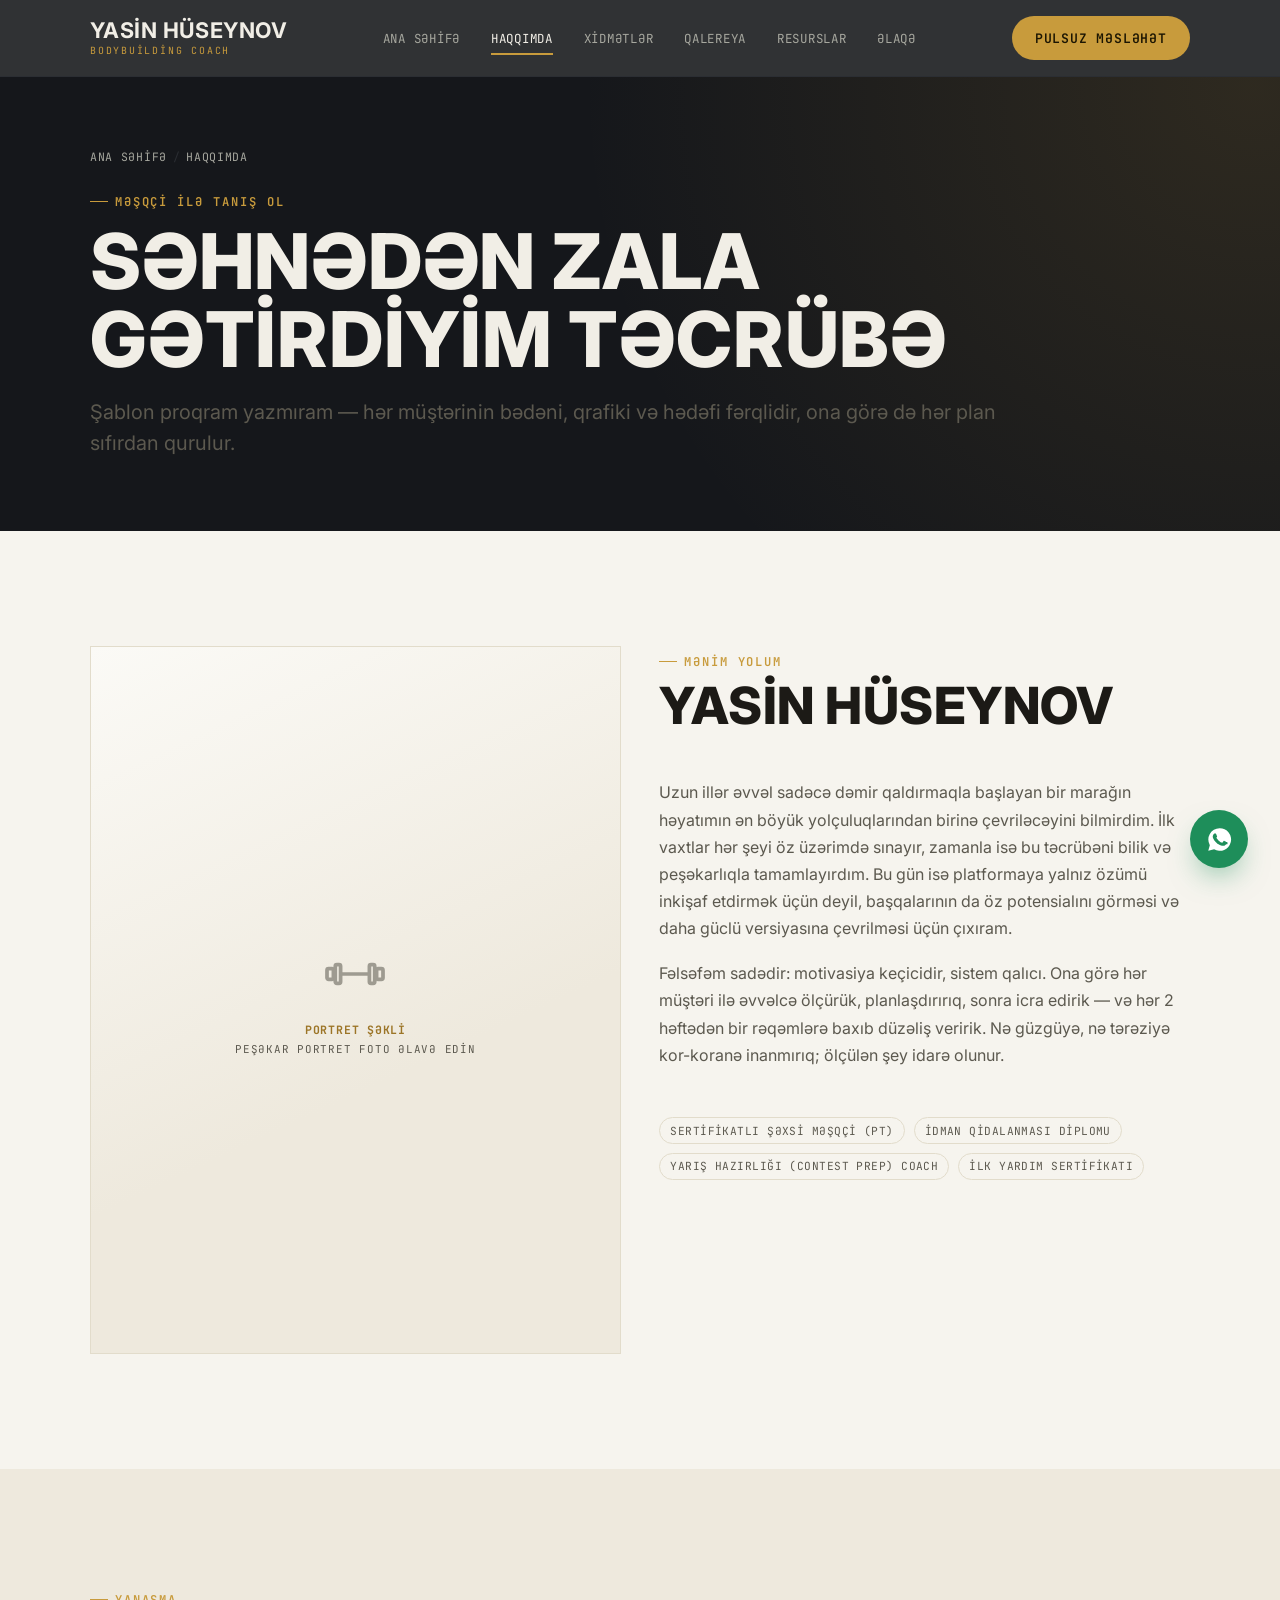
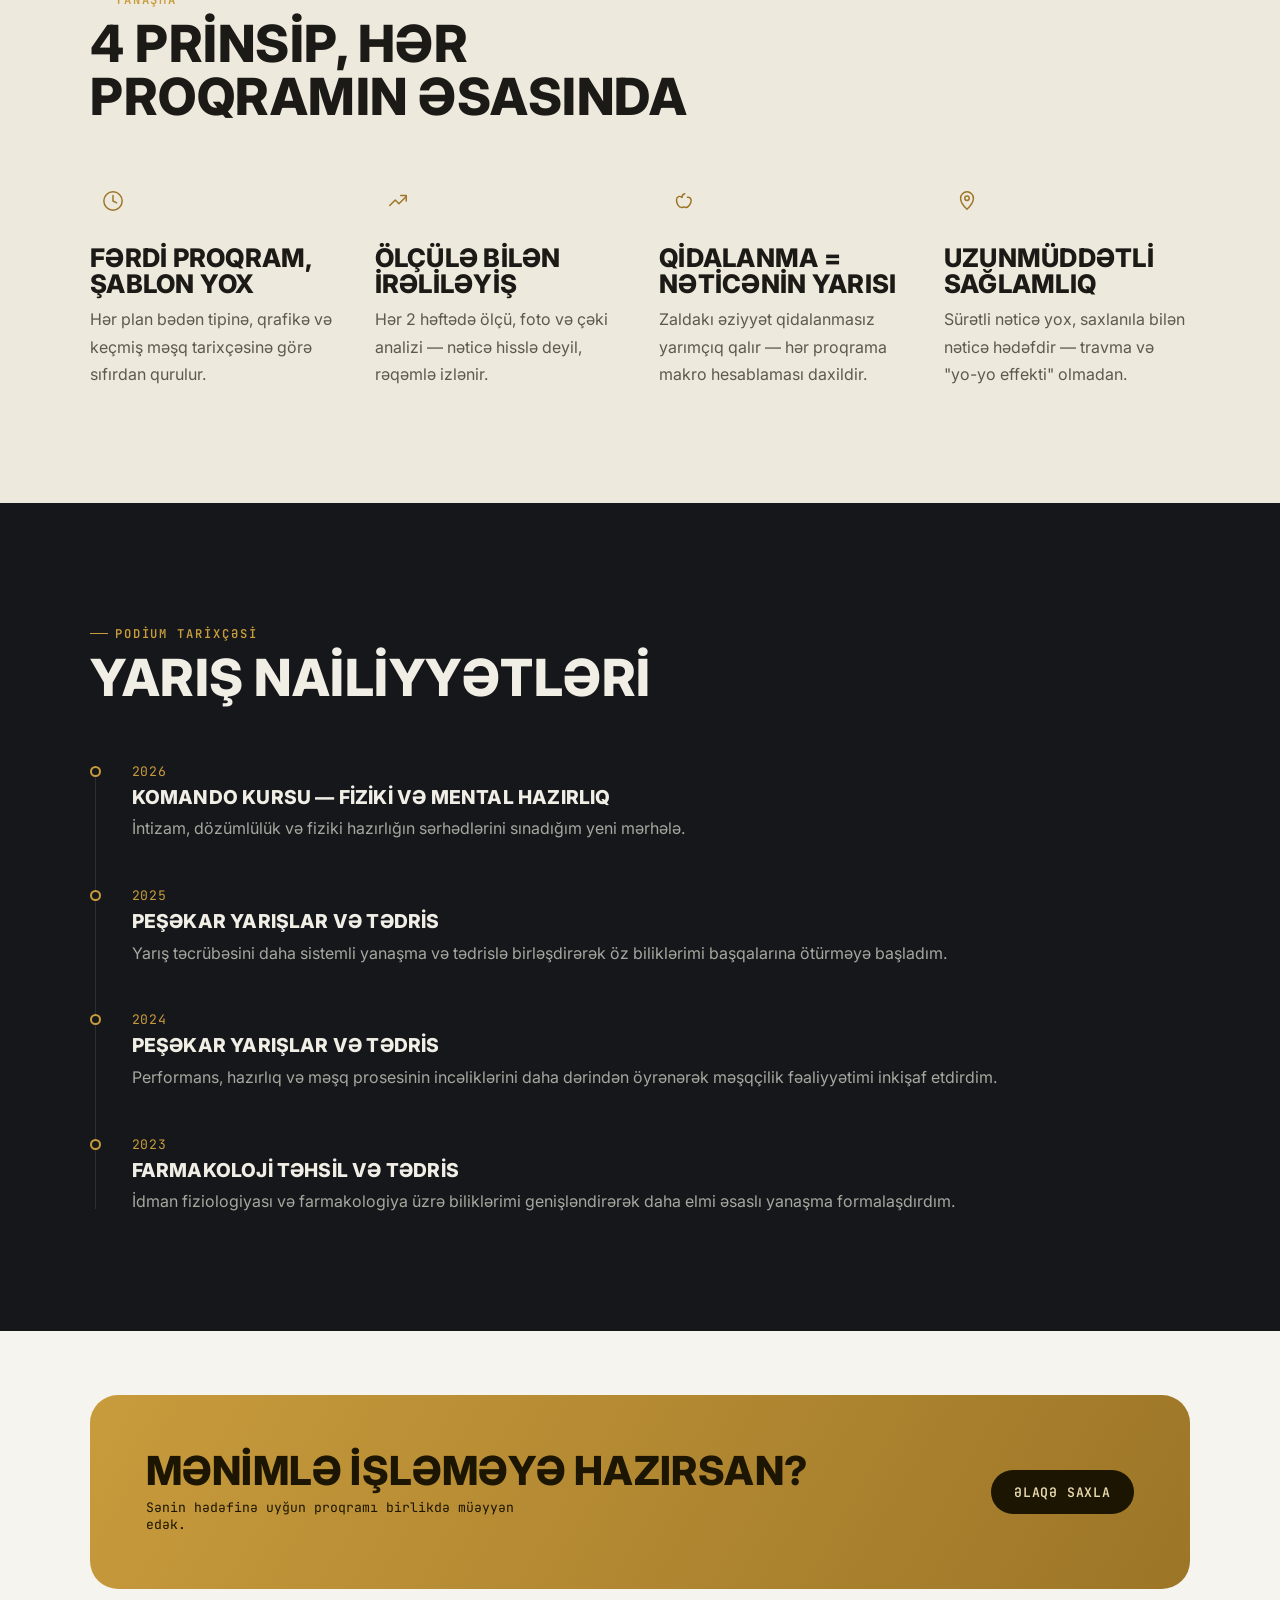
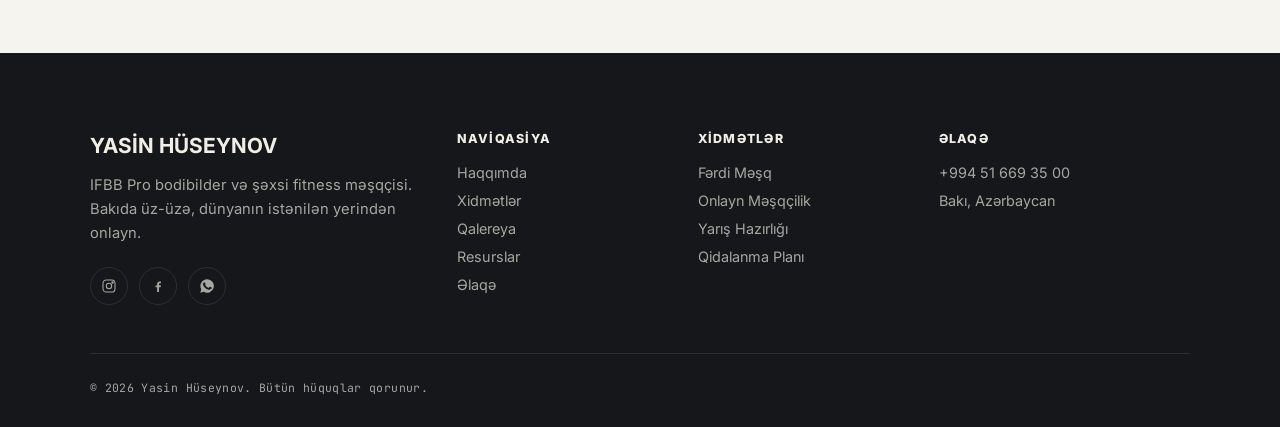
<file: haqqimda.html>
<!doctype html>
<html lang="az">
  <head>
    <meta charset="UTF-8" />
    <meta name="viewport" content="width=device-width, initial-scale=1.0" />
    <title>Haqqımda — Yasin Hüseynov | Bodybuilding Coach</title>
    <meta
      name="description"
      content="Yasin Hüseynovin bodibildinq yolu, sertifikatları və yarış nailiyyətləri. 12 il təcrübə, 9 podium yeri."
    />
    <link
      rel="icon"
      href="data:image/svg+xml,%3Csvg xmlns='http://www.w3.org/2000/svg' viewBox='0 0 100 100'%3E%3Ccircle cx='50' cy='50' r='48' fill='%2315171B'/%3E%3Ccircle cx='50' cy='50' r='34' fill='none' stroke='%23C89B3C' stroke-width='6'/%3E%3C/svg%3E"
    />
    <link rel="stylesheet" href="css/style.css" />
  </head>
  <body>
    <!-- DƏYİŞ: bio mətnini, sertifikatları və yarış tarixçəsini real məlumatla əvəz edin -->

    <header class="nav">
      <div class="nav__inner">
        <a href="index.html" class="brand">
          <strong>Yasin Hüseynov</strong>
          <span>Bodybuilding Coach</span>
        </a>
        <nav class="nav__links" aria-label="Əsas naviqasiya">
          <a href="index.html">Ana Səhifə</a>
          <a href="haqqimda.html" aria-current="page">Haqqımda</a>
          <a href="xidmetler.html">Xidmətlər</a>
          <a href="qalereya.html">Qalereya</a>
          <a href="resurslar.html">Resurslar</a>
          <a href="elaqe.html">Əlaqə</a>
        </nav>
        <a href="elaqe.html" class="btn btn--bronze nav__cta"
          >Pulsuz Məsləhət</a
        >
        <button class="nav__burger" aria-label="Menyu" aria-expanded="false">
          <span></span><span></span><span></span>
        </button>
      </div>
      <div class="nav__mobile">
        <a href="index.html">Ana Səhifə</a>
        <a href="haqqimda.html">Haqqımda</a>
        <a href="xidmetler.html">Xidmətlər</a>
        <a href="qalereya.html">Qalereya</a>
        <a href="resurslar.html">Resurslar</a>
        <a href="elaqe.html">Əlaqə</a>
        <a href="elaqe.html" class="btn btn--bronze">Pulsuz Məsləhət</a>
      </div>
    </header>

    <!-- ===== PAGE HERO ===== -->
    <section class="page-hero">
      <div class="wrap">
        <div class="crumb">
          <a href="index.html">Ana Səhifə</a><span class="sep">/</span>Haqqımda
        </div>
        <span class="eyebrow">Məşqçi ilə tanış ol</span>
        <h1>Səhnədən zala gətirdiyim təcrübə</h1>
        <p class="lead">
          Şablon proqram yazmıram — hər müştərinin bədəni, qrafiki və hədəfi
          fərqlidir, ona görə də hər plan sıfırdan qurulur.
        </p>
      </div>
    </section>

    <!-- ===== BİO ===== -->
    <section>
      <div class="wrap grid grid-2" style="align-items: start">
        <div data-reveal class="photo-frame is-light ratio-3x4">
          <svg
            viewBox="0 0 24 24"
            fill="none"
            stroke="currentColor"
            stroke-width="1.4"
            stroke-linecap="round"
            stroke-linejoin="round"
          >
            <rect x="1.5" y="10" width="2.4" height="4" rx=".6" />
            <rect x="4.6" y="8.5" width="2" height="7" rx=".6" />
            <line x1="6.8" y1="12" x2="17.2" y2="12" />
            <rect x="17.4" y="8.5" width="2" height="7" rx=".6" />
            <rect x="20.1" y="10" width="2.4" height="4" rx=".6" />
          </svg>
          <span class="photo-frame__label"
            ><b>Portret şəkli</b>Peşəkar portret foto əlavə edin</span
          >
        </div>
        <div data-reveal>
          <span class="eyebrow">Mənim yolum</span>
          <h2 style="margin-top: 0.6rem">Yasin Hüseynov</h2>
          <p class="body-text u-mt-lg">
            Uzun illər əvvəl sadəcə dəmir qaldırmaqla başlayan bir marağın həyatımın ən böyük yolçuluqlarından birinə çevriləcəyini bilmirdim. İlk vaxtlar hər şeyi öz üzərimdə sınayır, zamanla isə bu təcrübəni bilik və peşəkarlıqla tamamlayırdım.

Bu gün isə platformaya yalnız özümü inkişaf etdirmək üçün deyil, başqalarının da öz potensialını görməsi və daha güclü versiyasına çevrilməsi üçün çıxıram.
          </p>
          <p class="body-text" style="margin-top: 1.1rem">
            Fəlsəfəm sadədir: motivasiya keçicidir, sistem qalıcı. Ona görə hər
            müştəri ilə əvvəlcə ölçürük, planlaşdırırıq, sonra icra edirik — və
            hər 2 həftədən bir rəqəmlərə baxıb düzəliş veririk. Nə güzgüyə, nə
            tərəziyə kor-koranə inanmırıq; ölçülən şey idarə olunur.
          </p>
          <div class="tag-row u-mt-lg">
            <span class="tag">Sertifikatlı Şəxsi Məşqçi (PT)</span>
            <span class="tag">İdman Qidalanması Diplomu</span>
            <span class="tag">Yarış Hazırlığı (Contest Prep) Coach</span>
            <span class="tag">İlk Yardım Sertifikatı</span>
          </div>
        </div>
      </div>
    </section>

    <!-- ===== FƏLSƏFƏ / PRİNSİPLƏR ===== -->
    <section class="section--chalk2">
      <div class="wrap">
        <div class="section-head" data-reveal>
          <span class="eyebrow">Yanaşma</span>
          <h2>4 prinsip, hər proqramın əsasında</h2>
        </div>
        <div class="grid grid-4">
          <div data-reveal>
            <div class="card__icon">
              <svg
                viewBox="0 0 24 24"
                fill="none"
                stroke="currentColor"
                stroke-width="1.6"
                stroke-linecap="round"
                stroke-linejoin="round"
              >
                <path d="M12 2a10 10 0 1 0 0 20 10 10 0 0 0 0-20z" />
                <path d="M12 6v6l4 2" />
              </svg>
            </div>
            <h3>Fərdi proqram, şablon yox</h3>
            <p class="body-text" style="margin-top: 0.6rem">
              Hər plan bədən tipinə, qrafikə və keçmiş məşq tarixçəsinə görə
              sıfırdan qurulur.
            </p>
          </div>
          <div data-reveal>
            <div class="card__icon">
              <svg
                viewBox="0 0 24 24"
                fill="none"
                stroke="currentColor"
                stroke-width="1.6"
                stroke-linecap="round"
                stroke-linejoin="round"
              >
                <path d="M3 17l6-6 4 4 8-8" />
                <path d="M15 6h6v6" />
              </svg>
            </div>
            <h3>Ölçülə bilən irəliləyiş</h3>
            <p class="body-text" style="margin-top: 0.6rem">
              Hər 2 həftədə ölçü, foto və çəki analizi — nəticə hisslə deyil,
              rəqəmlə izlənir.
            </p>
          </div>
          <div data-reveal>
            <div class="card__icon">
              <svg
                viewBox="0 0 24 24"
                fill="none"
                stroke="currentColor"
                stroke-width="1.6"
                stroke-linecap="round"
                stroke-linejoin="round"
              >
                <path
                  d="M12 8c-2.5-2-6-1-6 3s2.5 8 5.5 8c1 0 1.3-.5 2.5-.5s1.5.5 2.5.5c2.7 0 5.5-4.5 5.5-7.5 0-2.7-2-4-4-3.5"
                />
                <path d="M12 8c0-2 1-3.5 3-4" />
              </svg>
            </div>
            <h3>Qidalanma = nəticənin yarısı</h3>
            <p class="body-text" style="margin-top: 0.6rem">
              Zaldakı əziyyət qidalanmasız yarımçıq qalır — hər proqrama makro
              hesablaması daxildir.
            </p>
          </div>
          <div data-reveal>
            <div class="card__icon">
              <svg
                viewBox="0 0 24 24"
                fill="none"
                stroke="currentColor"
                stroke-width="1.6"
                stroke-linecap="round"
                stroke-linejoin="round"
              >
                <path d="M12 21s7-6.5 7-12a7 7 0 0 0-14 0c0 5.5 7 12 7 12z" />
                <circle cx="12" cy="9" r="2.4" />
              </svg>
            </div>
            <h3>Uzunmüddətli sağlamlıq</h3>
            <p class="body-text" style="margin-top: 0.6rem">
              Sürətli nəticə yox, saxlanıla bilən nəticə hədəfdir — travma və
              "yo-yo effekti" olmadan.
            </p>
          </div>
        </div>
      </div>
    </section>

    <!-- ===== YARIŞ TARİXÇƏSİ (real xronologiya — timeline burada məntiqlidir) ===== -->
    <section class="section--dark">
      <div class="wrap">
        <div class="section-head" data-reveal>
          <span class="eyebrow">Podium tarixçəsi</span>
          <h2>Yarış Nailiyyətləri</h2>
        </div>
      <div class="timeline" data-reveal>
  <div class="timeline__item">
    <span class="timeline__year">2026</span>
    <h3>Komando Kursu — Fiziki və Mental Hazırlıq</h3>
    <p class="body-text">
      İntizam, dözümlülük və fiziki hazırlığın sərhədlərini sınadığım yeni mərhələ.
    </p>
  </div>

  <div class="timeline__item">
    <span class="timeline__year">2025</span>
    <h3>Peşəkar Yarışlar və Tədris</h3>
    <p class="body-text">
      Yarış təcrübəsini daha sistemli yanaşma və tədrislə birləşdirərək öz biliklərimi başqalarına ötürməyə başladım.
    </p>
  </div>

  <div class="timeline__item">
    <span class="timeline__year">2024</span>
    <h3>Peşəkar Yarışlar və Tədris</h3>
    <p class="body-text">
      Performans, hazırlıq və məşq prosesinin incəliklərini daha dərindən öyrənərək məşqçilik fəaliyyətimi inkişaf etdirdim.
    </p>
  </div>

  <div class="timeline__item">
    <span class="timeline__year">2023</span>
    <h3>Farmakoloji Təhsil və Tədris</h3>
    <p class="body-text">
      İdman fiziologiyası və farmakologiya üzrə biliklərimi genişləndirərək daha elmi əsaslı yanaşma formalaşdırdım.
    </p>
  </div>
</div>
      </div>
    </section>

    <!-- ===== CTA ===== -->
    <section class="section--tight">
      <div class="wrap">
        <div class="cta-band" data-reveal>
          <div>
            <h2>Mənimlə işləməyə hazırsan?</h2>
            <p>Sənin hədəfinə uyğun proqramı birlikdə müəyyən edək.</p>
          </div>
          <a href="elaqe.html" class="btn btn--bronze">Əlaqə saxla</a>
        </div>
      </div>
    </section>

    <footer class="site-footer">
      <div class="wrap">
        <div class="footer__grid">
          <div class="footer__brand">
            <strong
              style="
                font-family: var(--f-display);
                font-size: 1.3rem;
                color: var(--bone);
                text-transform: uppercase;
              "
              >Yasin Hüseynov</strong
            >
            <p>
              IFBB Pro bodibilder və şəxsi fitness məşqçisi. Bakıda üz-üzə,
              dünyanın istənilən yerindən onlayn.
            </p>
            <div class="footer__social">
              <a
                href="https://www.instagram.com/guuseynov/"
                aria-label="Instagram"
                ><svg
                  viewBox="0 0 24 24"
                  fill="none"
                  stroke="currentColor"
                  stroke-width="1.6"
                >
                  <rect x="3" y="3" width="18" height="18" rx="5" />
                  <circle cx="12" cy="12" r="4" />
                  <circle cx="17.3" cy="6.7" r="1" /></svg
              ></a>
              <a href="#" aria-label="Facebook"
                ><svg viewBox="0 0 24 24" fill="currentColor">
                  <path
                    d="M13.5 21v-7.2h2.4l.4-2.8h-2.8v-1.8c0-.8.2-1.3 1.4-1.3h1.5V5.4c-.3 0-1.1-.1-2.1-.1-2.1 0-3.6 1.3-3.6 3.7v2.1H8.3v2.8h2.4V21h2.8z"
                  /></svg
              ></a>
              <a
                href="https://wa.me/994516693500"
                target="_blank"
                rel="noopener"
                aria-label="WhatsApp"
                ><svg viewBox="0 0 24 24" fill="currentColor">
                  <path
                    d="M12 2a10 10 0 0 0-8.6 15L2 22l5.2-1.4A10 10 0 1 0 12 2zm5.8 14.2c-.2.7-1.4 1.3-2 1.4-.5.1-1.1.2-3.6-.8-3-1.2-4.9-4.2-5-4.4-.1-.2-1.2-1.6-1.2-3 0-1.4.7-2.1 1-2.4.3-.3.6-.3.8-.3h.6c.2 0 .4 0 .6.5.2.5.7 1.8.8 1.9.1.2.1.3 0 .5-.1.2-.2.3-.3.5-.2.2-.3.3-.1.6.2.3.9 1.4 1.9 2.3 1.3 1.2 2.4 1.5 2.7 1.7.3.2.5.1.7-.1.2-.2.8-.9 1-1.2.2-.3.4-.2.7-.1.3.1 1.8.9 2.1 1 .3.2.5.2.6.3.1.2.1.9-.1 1.6z"
                  /></svg
              ></a>
            </div>
          </div>
          <div class="footer__col">
            <h4>Naviqasiya</h4>
            <ul>
              <li><a href="haqqimda.html">Haqqımda</a></li>
              <li><a href="xidmetler.html">Xidmətlər</a></li>
              <li><a href="qalereya.html">Qalereya</a></li>
              <li><a href="resurslar.html">Resurslar</a></li>
              <li><a href="elaqe.html">Əlaqə</a></li>
            </ul>
          </div>
          <div class="footer__col">
            <h4>Xidmətlər</h4>
            <ul>
              <li><a href="xidmetler.html">Fərdi Məşq</a></li>
              <li><a href="xidmetler.html">Onlayn Məşqçilik</a></li>
              <li><a href="xidmetler.html">Yarış Hazırlığı</a></li>
              <li><a href="xidmetler.html">Qidalanma Planı</a></li>
            </ul>
          </div>
          <div class="footer__col">
            <h4>Əlaqə</h4>
            <ul>
              <li><a href="tel:+994501234567">+994 51 669 35 00</a></li>
              <li>Bakı, Azərbaycan</li>
            </ul>
          </div>
        </div>
        <div class="footer__bottom">
          <span
            >© <span data-year></span> Yasin Hüseynov. Bütün hüquqlar
            qorunur.</span
          >
        </div>
      </div>
    </footer>

    <a
      href="https://wa.me/994516693500"
      target="_blank"
      rel="noopener"
      class="wa-float"
      aria-label="WhatsApp ilə yaz"
    >
      <svg viewBox="0 0 24 24" fill="currentColor">
        <path
          d="M12 2a10 10 0 0 0-8.6 15L2 22l5.2-1.4A10 10 0 1 0 12 2zm5.8 14.2c-.2.7-1.4 1.3-2 1.4-.5.1-1.1.2-3.6-.8-3-1.2-4.9-4.2-5-4.4-.1-.2-1.2-1.6-1.2-3 0-1.4.7-2.1 1-2.4.3-.3.6-.3.8-.3h.6c.2 0 .4 0 .6.5.2.5.7 1.8.8 1.9.1.2.1.3 0 .5-.1.2-.2.3-.3.5-.2.2-.3.3-.1.6.2.3.9 1.4 1.9 2.3 1.3 1.2 2.4 1.5 2.7 1.7.3.2.5.1.7-.1.2-.2.8-.9 1-1.2.2-.3.4-.2.7-.1.3.1 1.8.9 2.1 1 .3.2.5.2.6.3.1.2.1.9-.1 1.6z"
        />
      </svg>
    </a>

    <script src="js/main.js"></script>
  </body>
</html>
</file>
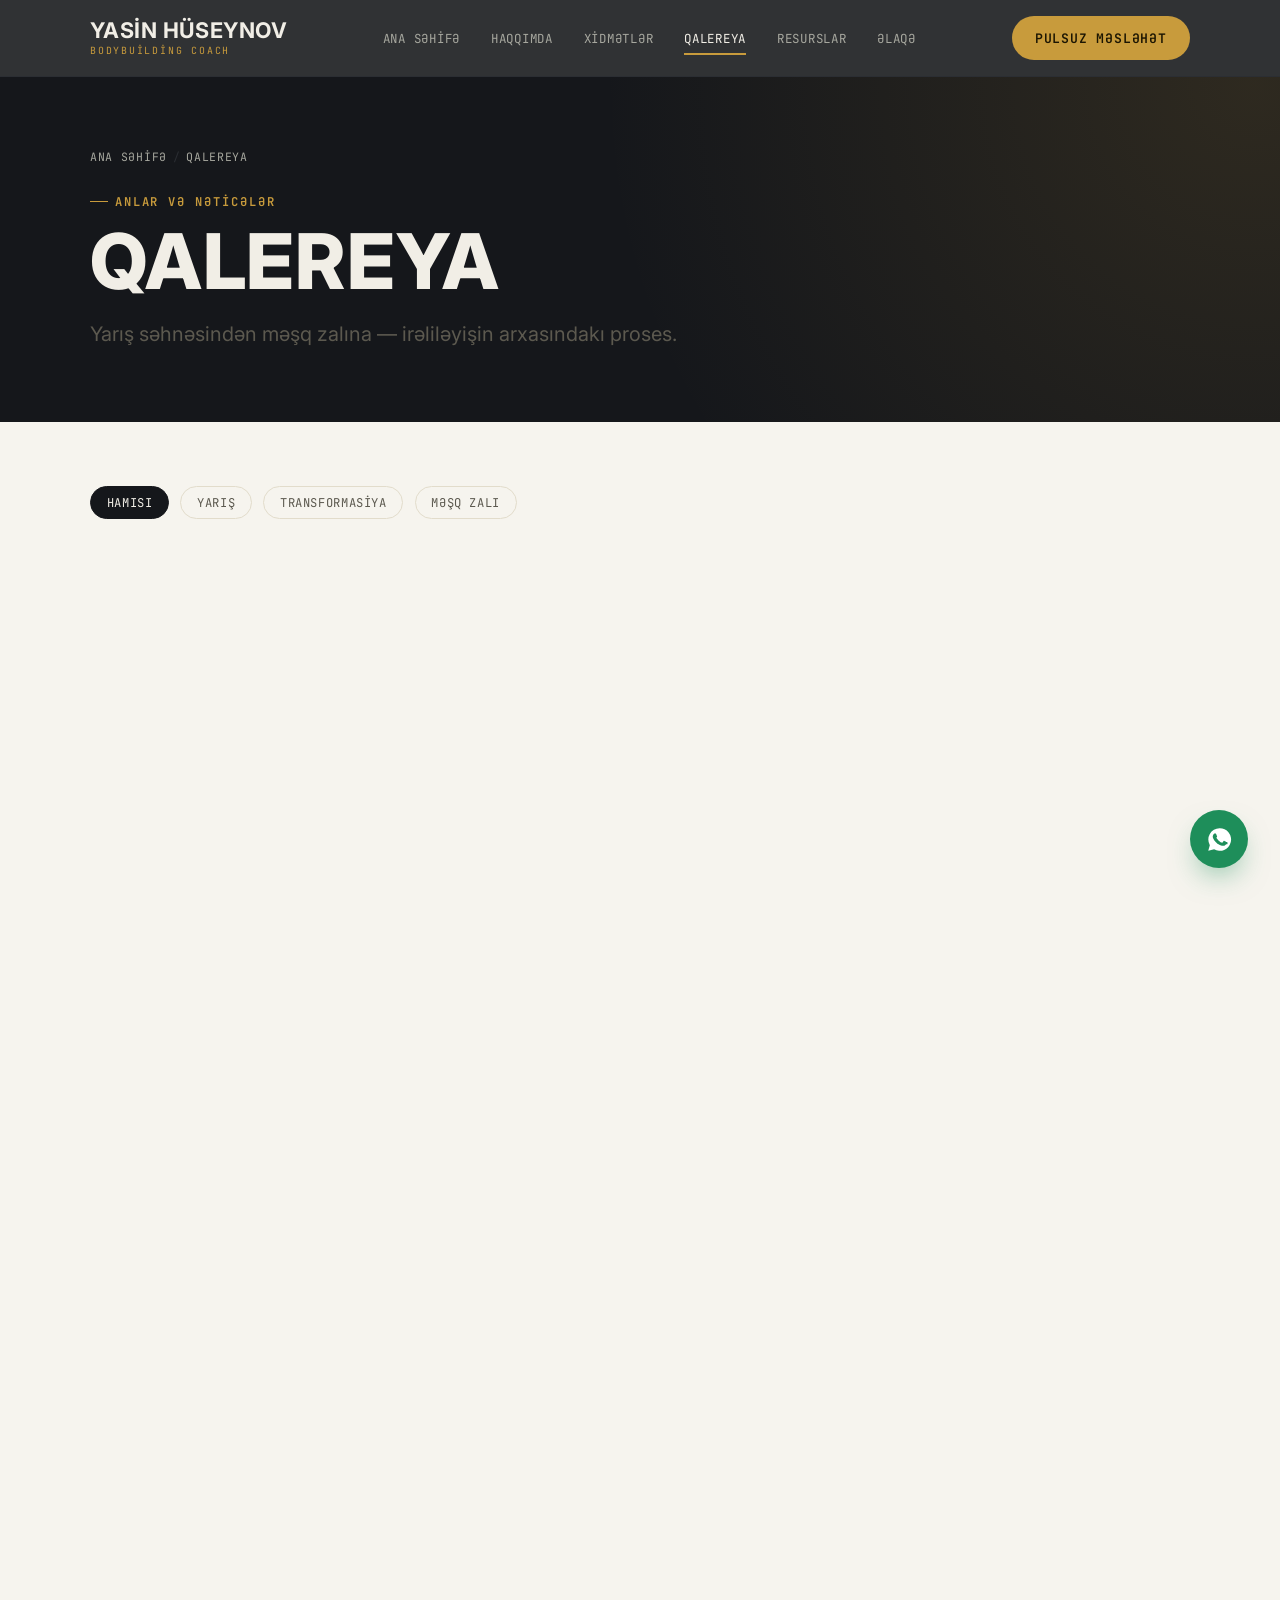
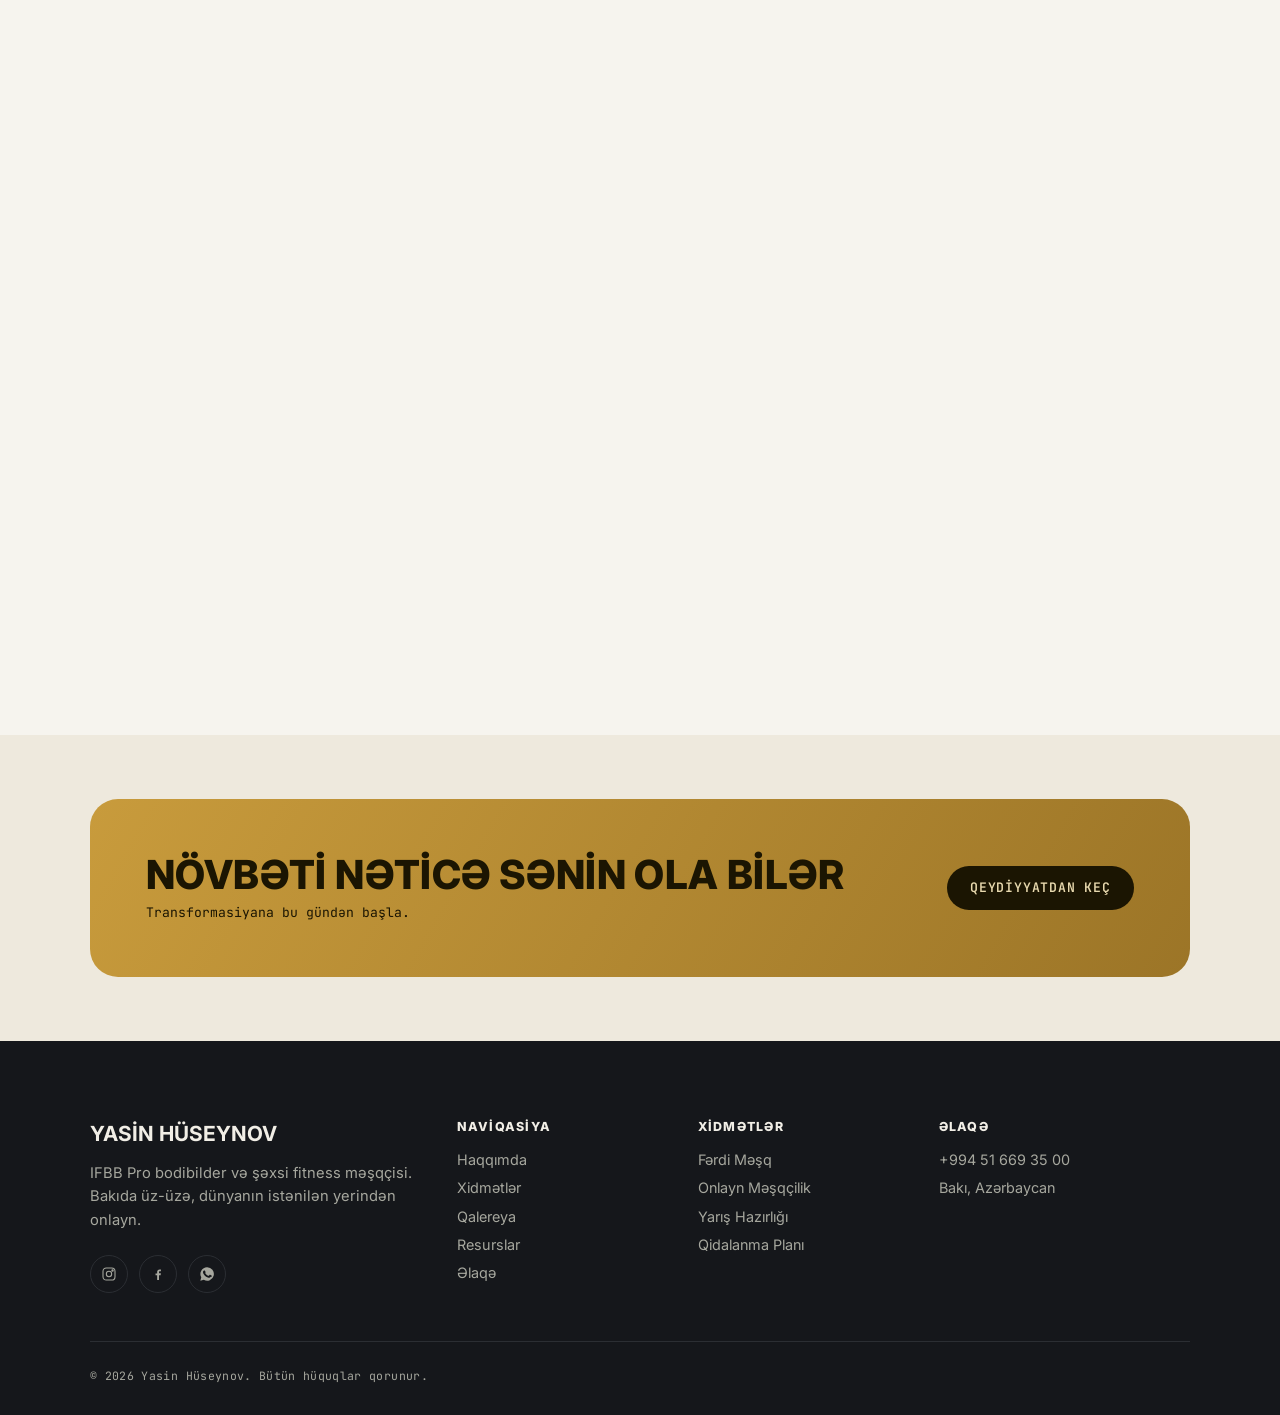
<file: qalereya.html>
<!doctype html>
<html lang="az">
  <head>
    <meta charset="UTF-8" />
    <meta name="viewport" content="width=device-width, initial-scale=1.0" />
    <title>Qalereya — Yasin Hüseynov | Bodybuilding Coach</title>
    <meta
      name="description"
      content="Yarış səhnəsindən məşq zalına — Yasin Hüseynovin foto qalereyası və müştəri transformasiyaları."
    />
    <link
      rel="icon"
      href="data:image/svg+xml,%3Csvg xmlns='http://www.w3.org/2000/svg' viewBox='0 0 100 100'%3E%3Ccircle cx='50' cy='50' r='48' fill='%2315171B'/%3E%3Ccircle cx='50' cy='50' r='34' fill='none' stroke='%23C89B3C' stroke-width='6'/%3E%3C/svg%3E"
    />
    <link rel="stylesheet" href="css/style.css" />
  </head>
  <body>
    <!-- DƏYİŞ: hər .photo-frame-i real <img src="..."> ilə əvəz edin, data-title və data-category-label mətnlərini saxlayın -->

    <header class="nav">
      <div class="nav__inner">
        <a href="index.html" class="brand">
          <strong>Yasin Hüseynov</strong>
          <span>Bodybuilding Coach</span>
        </a>
        <nav class="nav__links" aria-label="Əsas naviqasiya">
          <a href="index.html">Ana Səhifə</a>
          <a href="haqqimda.html">Haqqımda</a>
          <a href="xidmetler.html">Xidmətlər</a>
          <a href="qalereya.html" aria-current="page">Qalereya</a>
          <a href="resurslar.html">Resurslar</a>
          <a href="elaqe.html">Əlaqə</a>
        </nav>
        <a href="elaqe.html" class="btn btn--bronze nav__cta"
          >Pulsuz Məsləhət</a
        >
        <button class="nav__burger" aria-label="Menyu" aria-expanded="false">
          <span></span><span></span><span></span>
        </button>
      </div>
      <div class="nav__mobile">
        <a href="index.html">Ana Səhifə</a>
        <a href="haqqimda.html">Haqqımda</a>
        <a href="xidmetler.html">Xidmətlər</a>
        <a href="qalereya.html">Qalereya</a>
        <a href="resurslar.html">Resurslar</a>
        <a href="elaqe.html">Əlaqə</a>
        <a href="elaqe.html" class="btn btn--bronze">Pulsuz Məsləhət</a>
      </div>
    </header>

    <section class="page-hero">
      <div class="wrap">
        <div class="crumb">
          <a href="index.html">Ana Səhifə</a><span class="sep">/</span>Qalereya
        </div>
        <span class="eyebrow">Anlar və nəticələr</span>
        <h1>Qalereya</h1>
        <p class="lead">
          Yarış səhnəsindən məşq zalına — irəliləyişin arxasındakı proses.
        </p>
      </div>
    </section>

    <section class="section--tight">
      <div class="wrap">
        <div class="filter-row" data-reveal>
          <button class="filter-btn is-active" data-filter="all">Hamısı</button>
          <button class="filter-btn" data-filter="yaris">Yarış</button>
          <button class="filter-btn" data-filter="transformasiya">
            Transformasiya
          </button>
          <button class="filter-btn" data-filter="zal">Məşq Zalı</button>
        </div>

        <div class="gallery-grid" data-reveal>
          <figure
            class="gallery-item"
            data-category="yaris"
            data-category-label="Yarış"
            data-title="Azərbaycan Çempionatı 2024"
          >
            <div class="photo-frame ratio-1x1">
              <svg
                viewBox="0 0 24 24"
                fill="none"
                stroke="currentColor"
                stroke-width="1.4"
                stroke-linecap="round"
                stroke-linejoin="round"
              >
                <rect x="1.5" y="10" width="2.4" height="4" rx=".6" />
                <rect x="4.6" y="8.5" width="2" height="7" rx=".6" />
                <line x1="6.8" y1="12" x2="17.2" y2="12" />
                <rect x="17.4" y="8.5" width="2" height="7" rx=".6" />
                <rect x="20.1" y="10" width="2.4" height="4" rx=".6" />
              </svg>
              <span class="photo-frame__label"
                ><b>Yarış</b>Səhnə fotosu əlavə edin</span
              >
            </div>
            <figcaption>
              <span>Azərbaycan Çempionatı 2024</span><span>01</span>
            </figcaption>
          </figure>

          <figure
            class="gallery-item"
            data-category="transformasiya"
            data-category-label="Transformasiya"
            data-title="R.M. — 16 həftə"
          >
            <div class="photo-frame ratio-1x1">
              <svg
                viewBox="0 0 24 24"
                fill="none"
                stroke="currentColor"
                stroke-width="1.4"
                stroke-linecap="round"
                stroke-linejoin="round"
              >
                <rect x="1.5" y="10" width="2.4" height="4" rx=".6" />
                <rect x="4.6" y="8.5" width="2" height="7" rx=".6" />
                <line x1="6.8" y1="12" x2="17.2" y2="12" />
                <rect x="17.4" y="8.5" width="2" height="7" rx=".6" />
                <rect x="20.1" y="10" width="2.4" height="4" rx=".6" />
              </svg>
              <span class="photo-frame__label"
                ><b>Əvvəl → Sonra</b>Transformasiya fotosu</span
              >
            </div>
            <figcaption><span>R.M. — 16 həftə</span><span>02</span></figcaption>
          </figure>

          <figure
            class="gallery-item"
            data-category="zal"
            data-category-label="Məşq Zalı"
            data-title="Ayaq günü — sıxma seriyası"
          >
            <div class="photo-frame ratio-1x1">
              <svg
                viewBox="0 0 24 24"
                fill="none"
                stroke="currentColor"
                stroke-width="1.4"
                stroke-linecap="round"
                stroke-linejoin="round"
              >
                <rect x="1.5" y="10" width="2.4" height="4" rx=".6" />
                <rect x="4.6" y="8.5" width="2" height="7" rx=".6" />
                <line x1="6.8" y1="12" x2="17.2" y2="12" />
                <rect x="17.4" y="8.5" width="2" height="7" rx=".6" />
                <rect x="20.1" y="10" width="2.4" height="4" rx=".6" />
              </svg>
              <span class="photo-frame__label"
                ><b>Məşq Zalı</b>Zal fotosu əlavə edin</span
              >
            </div>
            <figcaption>
              <span>Ayaq günü — sıxma seriyası</span><span>03</span>
            </figcaption>
          </figure>

          <figure
            class="gallery-item"
            data-category="yaris"
            data-category-label="Yarış"
            data-title="Qafqaz Kuboku 2022 — Poza"
          >
            <div class="photo-frame ratio-1x1">
              <svg
                viewBox="0 0 24 24"
                fill="none"
                stroke="currentColor"
                stroke-width="1.4"
                stroke-linecap="round"
                stroke-linejoin="round"
              >
                <rect x="1.5" y="10" width="2.4" height="4" rx=".6" />
                <rect x="4.6" y="8.5" width="2" height="7" rx=".6" />
                <line x1="6.8" y1="12" x2="17.2" y2="12" />
                <rect x="17.4" y="8.5" width="2" height="7" rx=".6" />
                <rect x="20.1" y="10" width="2.4" height="4" rx=".6" />
              </svg>
              <span class="photo-frame__label"
                ><b>Yarış</b>Səhnə fotosu əlavə edin</span
              >
            </div>
            <figcaption>
              <span>Qafqaz Kuboku 2022</span><span>04</span>
            </figcaption>
          </figure>

          <figure
            class="gallery-item"
            data-category="transformasiya"
            data-category-label="Transformasiya"
            data-title="S.Ə. — 24 həftə"
          >
            <div class="photo-frame ratio-1x1">
              <svg
                viewBox="0 0 24 24"
                fill="none"
                stroke="currentColor"
                stroke-width="1.4"
                stroke-linecap="round"
                stroke-linejoin="round"
              >
                <rect x="1.5" y="10" width="2.4" height="4" rx=".6" />
                <rect x="4.6" y="8.5" width="2" height="7" rx=".6" />
                <line x1="6.8" y1="12" x2="17.2" y2="12" />
                <rect x="17.4" y="8.5" width="2" height="7" rx=".6" />
                <rect x="20.1" y="10" width="2.4" height="4" rx=".6" />
              </svg>
              <span class="photo-frame__label"
                ><b>Əvvəl → Sonra</b>Transformasiya fotosu</span
              >
            </div>
            <figcaption><span>S.Ə. — 24 həftə</span><span>05</span></figcaption>
          </figure>

          <figure
            class="gallery-item"
            data-category="zal"
            data-category-label="Məşq Zalı"
            data-title="Bel günü — texnika izahı"
          >
            <div class="photo-frame ratio-1x1">
              <svg
                viewBox="0 0 24 24"
                fill="none"
                stroke="currentColor"
                stroke-width="1.4"
                stroke-linecap="round"
                stroke-linejoin="round"
              >
                <rect x="1.5" y="10" width="2.4" height="4" rx=".6" />
                <rect x="4.6" y="8.5" width="2" height="7" rx=".6" />
                <line x1="6.8" y1="12" x2="17.2" y2="12" />
                <rect x="17.4" y="8.5" width="2" height="7" rx=".6" />
                <rect x="20.1" y="10" width="2.4" height="4" rx=".6" />
              </svg>
              <span class="photo-frame__label"
                ><b>Məşq Zalı</b>Zal fotosu əlavə edin</span
              >
            </div>
            <figcaption>
              <span>Bel günü — texnika izahı</span><span>06</span>
            </figcaption>
          </figure>

          <figure
            class="gallery-item"
            data-category="yaris"
            data-category-label="Yarış"
            data-title="Azərbaycan Çempionatı 2019 — Podium"
          >
            <div class="photo-frame ratio-1x1">
              <svg
                viewBox="0 0 24 24"
                fill="none"
                stroke="currentColor"
                stroke-width="1.4"
                stroke-linecap="round"
                stroke-linejoin="round"
              >
                <rect x="1.5" y="10" width="2.4" height="4" rx=".6" />
                <rect x="4.6" y="8.5" width="2" height="7" rx=".6" />
                <line x1="6.8" y1="12" x2="17.2" y2="12" />
                <rect x="17.4" y="8.5" width="2" height="7" rx=".6" />
                <rect x="20.1" y="10" width="2.4" height="4" rx=".6" />
              </svg>
              <span class="photo-frame__label"
                ><b>Yarış</b>Səhnə fotosu əlavə edin</span
              >
            </div>
            <figcaption><span>2019 Podium</span><span>07</span></figcaption>
          </figure>

          <figure
            class="gallery-item"
            data-category="transformasiya"
            data-category-label="Transformasiya"
            data-title="T.H. — 12 həftə"
          >
            <div class="photo-frame ratio-1x1">
              <svg
                viewBox="0 0 24 24"
                fill="none"
                stroke="currentColor"
                stroke-width="1.4"
                stroke-linecap="round"
                stroke-linejoin="round"
              >
                <rect x="1.5" y="10" width="2.4" height="4" rx=".6" />
                <rect x="4.6" y="8.5" width="2" height="7" rx=".6" />
                <line x1="6.8" y1="12" x2="17.2" y2="12" />
                <rect x="17.4" y="8.5" width="2" height="7" rx=".6" />
                <rect x="20.1" y="10" width="2.4" height="4" rx=".6" />
              </svg>
              <span class="photo-frame__label"
                ><b>Əvvəl → Sonra</b>Transformasiya fotosu</span
              >
            </div>
            <figcaption><span>T.H. — 12 həftə</span><span>08</span></figcaption>
          </figure>

          <figure
            class="gallery-item"
            data-category="zal"
            data-category-label="Məşq Zalı"
            data-title="Sinə günü — son set"
          >
            <div class="photo-frame ratio-1x1">
              <svg
                viewBox="0 0 24 24"
                fill="none"
                stroke="currentColor"
                stroke-width="1.4"
                stroke-linecap="round"
                stroke-linejoin="round"
              >
                <rect x="1.5" y="10" width="2.4" height="4" rx=".6" />
                <rect x="4.6" y="8.5" width="2" height="7" rx=".6" />
                <line x1="6.8" y1="12" x2="17.2" y2="12" />
                <rect x="17.4" y="8.5" width="2" height="7" rx=".6" />
                <rect x="20.1" y="10" width="2.4" height="4" rx=".6" />
              </svg>
              <span class="photo-frame__label"
                ><b>Məşq Zalı</b>Zal fotosu əlavə edin</span
              >
            </div>
            <figcaption>
              <span>Sinə günü — son set</span><span>09</span>
            </figcaption>
          </figure>
        </div>
      </div>
    </section>

    <section class="section--tight section--chalk2">
      <div class="wrap">
        <div class="cta-band" data-reveal>
          <div>
            <h2>Növbəti nəticə sənin ola bilər</h2>
            <p>Transformasiyana bu gündən başla.</p>
          </div>
          <a href="elaqe.html" class="btn btn--bronze">Qeydiyyatdan keç</a>
        </div>
      </div>
    </section>

    <footer class="site-footer">
      <div class="wrap">
        <div class="footer__grid">
          <div class="footer__brand">
            <strong
              style="
                font-family: var(--f-display);
                font-size: 1.3rem;
                color: var(--bone);
                text-transform: uppercase;
              "
              >Yasin Hüseynov</strong
            >
            <p>
              IFBB Pro bodibilder və şəxsi fitness məşqçisi. Bakıda üz-üzə,
              dünyanın istənilən yerindən onlayn.
            </p>
            <div class="footer__social">
              <a
                href="https://www.instagram.com/guuseynov/"
                aria-label="Instagram"
                ><svg
                  viewBox="0 0 24 24"
                  fill="none"
                  stroke="currentColor"
                  stroke-width="1.6"
                >
                  <rect x="3" y="3" width="18" height="18" rx="5" />
                  <circle cx="12" cy="12" r="4" />
                  <circle cx="17.3" cy="6.7" r="1" /></svg
              ></a>
              <a href="#" aria-label="Facebook"
                ><svg viewBox="0 0 24 24" fill="currentColor">
                  <path
                    d="M13.5 21v-7.2h2.4l.4-2.8h-2.8v-1.8c0-.8.2-1.3 1.4-1.3h1.5V5.4c-.3 0-1.1-.1-2.1-.1-2.1 0-3.6 1.3-3.6 3.7v2.1H8.3v2.8h2.4V21h2.8z"
                  /></svg
              ></a>
              <a
                href="https://wa.me/994516693500"
                target="_blank"
                rel="noopener"
                aria-label="WhatsApp"
                ><svg viewBox="0 0 24 24" fill="currentColor">
                  <path
                    d="M12 2a10 10 0 0 0-8.6 15L2 22l5.2-1.4A10 10 0 1 0 12 2zm5.8 14.2c-.2.7-1.4 1.3-2 1.4-.5.1-1.1.2-3.6-.8-3-1.2-4.9-4.2-5-4.4-.1-.2-1.2-1.6-1.2-3 0-1.4.7-2.1 1-2.4.3-.3.6-.3.8-.3h.6c.2 0 .4 0 .6.5.2.5.7 1.8.8 1.9.1.2.1.3 0 .5-.1.2-.2.3-.3.5-.2.2-.3.3-.1.6.2.3.9 1.4 1.9 2.3 1.3 1.2 2.4 1.5 2.7 1.7.3.2.5.1.7-.1.2-.2.8-.9 1-1.2.2-.3.4-.2.7-.1.3.1 1.8.9 2.1 1 .3.2.5.2.6.3.1.2.1.9-.1 1.6z"
                  /></svg
              ></a>
            </div>
          </div>
          <div class="footer__col">
            <h4>Naviqasiya</h4>
            <ul>
              <li><a href="haqqimda.html">Haqqımda</a></li>
              <li><a href="xidmetler.html">Xidmətlər</a></li>
              <li><a href="qalereya.html">Qalereya</a></li>
              <li><a href="resurslar.html">Resurslar</a></li>
              <li><a href="elaqe.html">Əlaqə</a></li>
            </ul>
          </div>
          <div class="footer__col">
            <h4>Xidmətlər</h4>
            <ul>
              <li><a href="xidmetler.html">Fərdi Məşq</a></li>
              <li><a href="xidmetler.html">Onlayn Məşqçilik</a></li>
              <li><a href="xidmetler.html">Yarış Hazırlığı</a></li>
              <li><a href="xidmetler.html">Qidalanma Planı</a></li>
            </ul>
          </div>
          <div class="footer__col">
            <h4>Əlaqə</h4>
            <ul>
              <li><a href="tel:+994501234567">+994 51 669 35 00</a></li>
              <li>Bakı, Azərbaycan</li>
            </ul>
          </div>
        </div>
        <div class="footer__bottom">
          <span
            >© <span data-year></span> Yasin Hüseynov. Bütün hüquqlar
            qorunur.</span
          >
        </div>
      </div>
    </footer>

    <a
      href="https://wa.me/994516693500"
      target="_blank"
      rel="noopener"
      class="wa-float"
      aria-label="WhatsApp ilə yaz"
    >
      <svg viewBox="0 0 24 24" fill="currentColor">
        <path
          d="M12 2a10 10 0 0 0-8.6 15L2 22l5.2-1.4A10 10 0 1 0 12 2zm5.8 14.2c-.2.7-1.4 1.3-2 1.4-.5.1-1.1.2-3.6-.8-3-1.2-4.9-4.2-5-4.4-.1-.2-1.2-1.6-1.2-3 0-1.4.7-2.1 1-2.4.3-.3.6-.3.8-.3h.6c.2 0 .4 0 .6.5.2.5.7 1.8.8 1.9.1.2.1.3 0 .5-.1.2-.2.3-.3.5-.2.2-.3.3-.1.6.2.3.9 1.4 1.9 2.3 1.3 1.2 2.4 1.5 2.7 1.7.3.2.5.1.7-.1.2-.2.8-.9 1-1.2.2-.3.4-.2.7-.1.3.1 1.8.9 2.1 1 .3.2.5.2.6.3.1.2.1.9-.1 1.6z"
        />
      </svg>
    </a>

    <!-- ===== LIGHTBOX (JS ilə açılır) ===== -->
    <div
      class="lightbox"
      role="dialog"
      aria-modal="true"
      aria-label="Şəkil önizləmə"
    >
      <button class="lightbox__close" aria-label="Bağla">&times;</button>
      <div class="lightbox__inner">
        <div class="photo-frame">
          <svg
            viewBox="0 0 24 24"
            fill="none"
            stroke="currentColor"
            stroke-width="1.4"
            stroke-linecap="round"
            stroke-linejoin="round"
          >
            <rect x="1.5" y="10" width="2.4" height="4" rx=".6" />
            <rect x="4.6" y="8.5" width="2" height="7" rx=".6" />
            <line x1="6.8" y1="12" x2="17.2" y2="12" />
            <rect x="17.4" y="8.5" width="2" height="7" rx=".6" />
            <rect x="20.1" y="10" width="2.4" height="4" rx=".6" />
          </svg>
          <span class="photo-frame__label"></span>
        </div>
        <div class="lightbox__cap">
          <span class="lightbox__cat"></span>
          <span class="lightbox__capname"></span>
        </div>
      </div>
    </div>

    <script src="js/main.js"></script>
  </body>
</html>
</file>
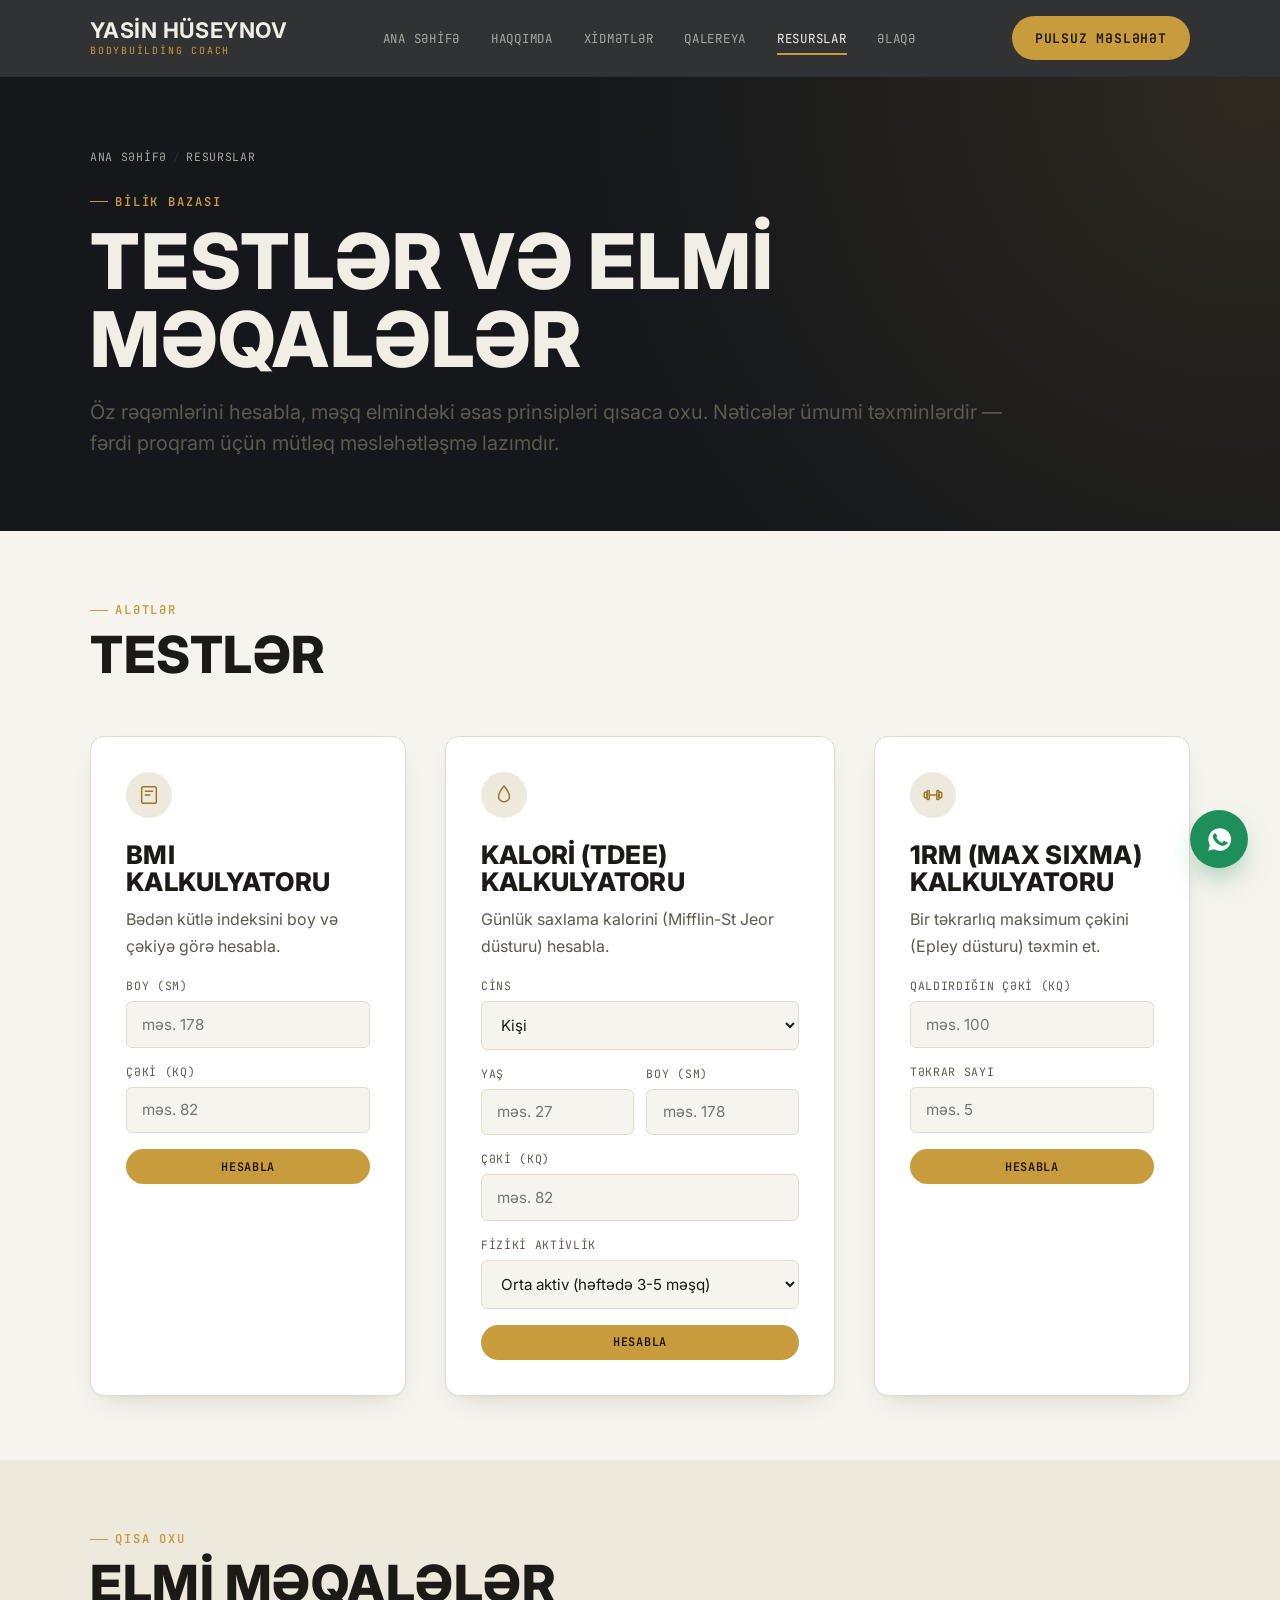
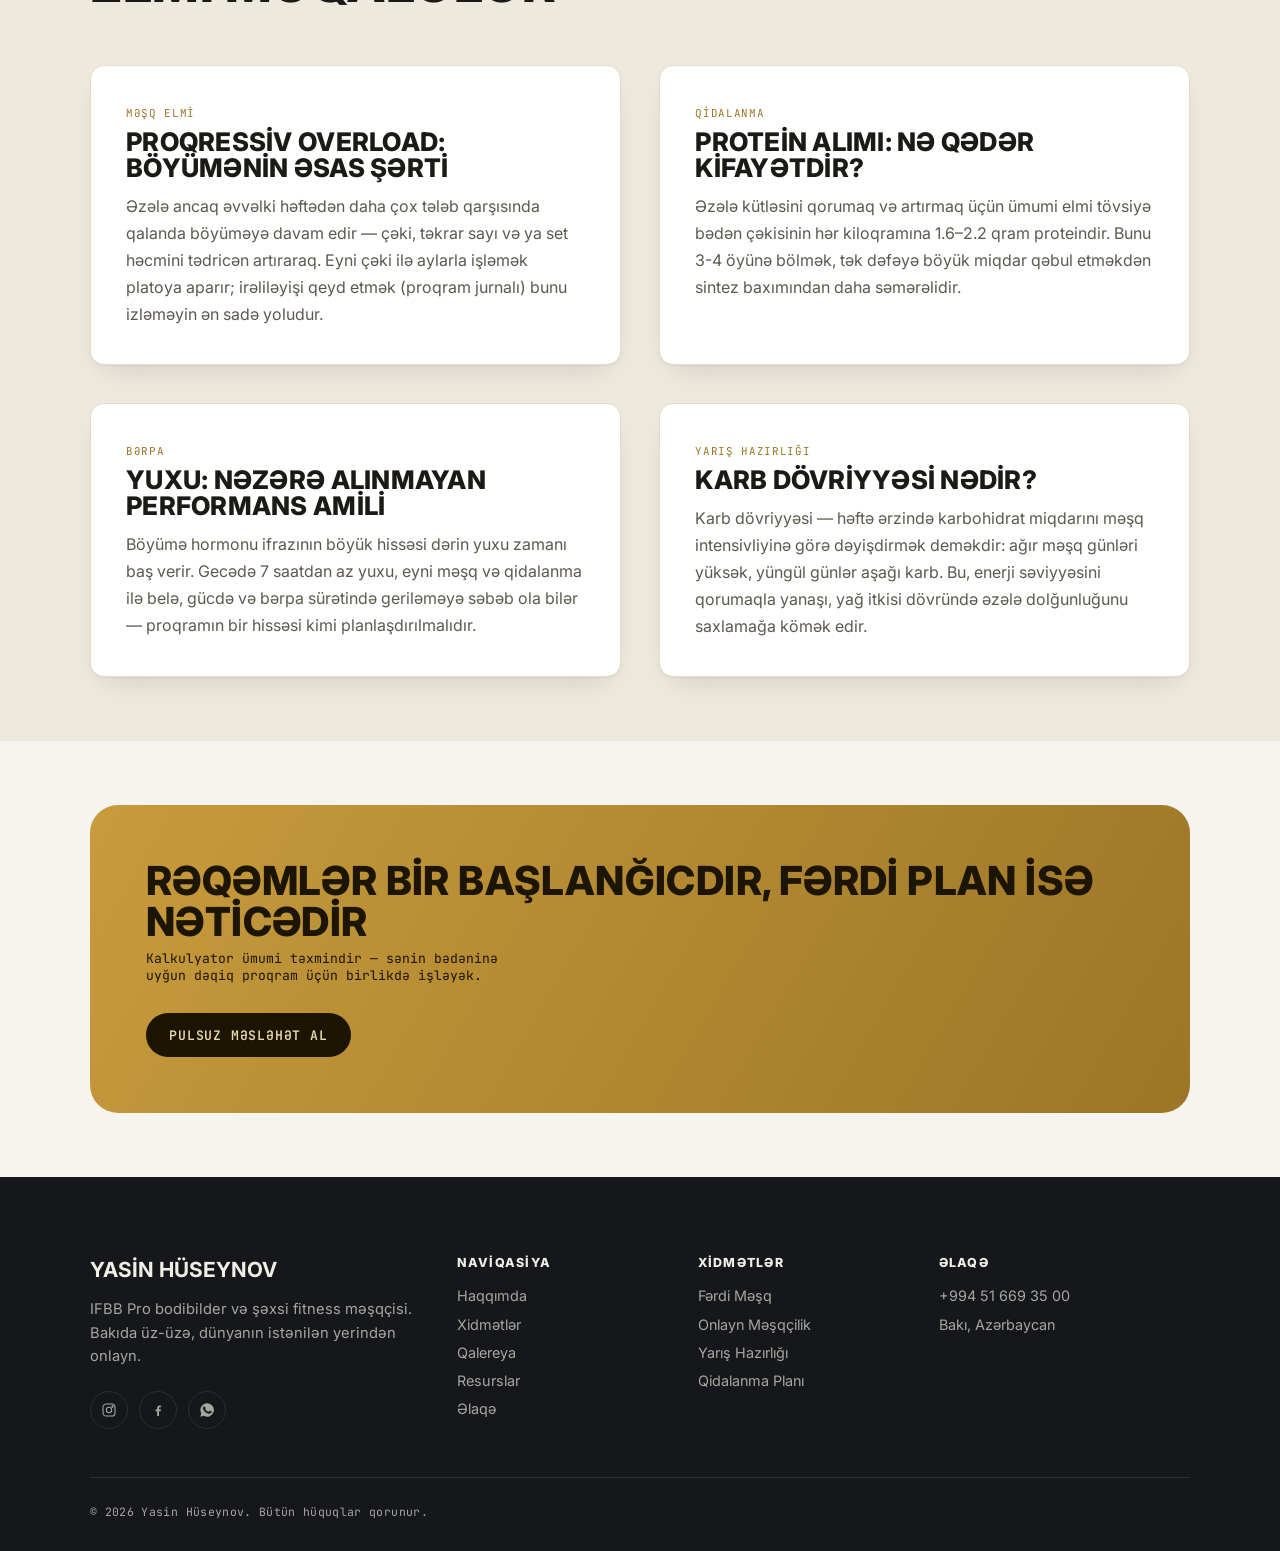
<file: resurslar.html>
<!doctype html>
<html lang="az">
  <head>
    <meta charset="UTF-8" />
    <meta name="viewport" content="width=device-width, initial-scale=1.0" />
    <title>Resurslar — Yasin Hüseynov | Bodybuilding Coach</title>
    <meta
      name="description"
      content="BMI, kalori (TDEE) və 1RM kalkulyatorları, həmçinin məşq və qidalanma elmi haqqında qısa məqalələr."
    />
    <link
      rel="icon"
      href="data:image/svg+xml,%3Csvg xmlns='http://www.w3.org/2000/svg' viewBox='0 0 100 100'%3E%3Ccircle cx='50' cy='50' r='48' fill='%2315171B'/%3E%3Ccircle cx='50' cy='50' r='34' fill='none' stroke='%23C89B3C' stroke-width='6'/%3E%3C/svg%3E"
    />
    <link rel="stylesheet" href="css/style.css" />
  </head>
  <body>
    <header class="nav">
      <div class="nav__inner">
        <a href="index.html" class="brand">
          <strong>Yasin Hüseynov</strong>
          <span>Bodybuilding Coach</span>
        </a>
        <nav class="nav__links" aria-label="Əsas naviqasiya">
          <a href="index.html">Ana Səhifə</a>
          <a href="haqqimda.html">Haqqımda</a>
          <a href="xidmetler.html">Xidmətlər</a>
          <a href="qalereya.html">Qalereya</a>
          <a href="resurslar.html" aria-current="page">Resurslar</a>
          <a href="elaqe.html">Əlaqə</a>
        </nav>
        <a href="elaqe.html" class="btn btn--bronze nav__cta"
          >Pulsuz Məsləhət</a
        >
        <button class="nav__burger" aria-label="Menyu" aria-expanded="false">
          <span></span><span></span><span></span>
        </button>
      </div>
      <div class="nav__mobile">
        <a href="index.html">Ana Səhifə</a>
        <a href="haqqimda.html">Haqqımda</a>
        <a href="xidmetler.html">Xidmətlər</a>
        <a href="qalereya.html">Qalereya</a>
        <a href="resurslar.html">Resurslar</a>
        <a href="elaqe.html">Əlaqə</a>
        <a href="elaqe.html" class="btn btn--bronze">Pulsuz Məsləhət</a>
      </div>
    </header>

    <section class="page-hero">
      <div class="wrap">
        <div class="crumb">
          <a href="index.html">Ana Səhifə</a><span class="sep">/</span>Resurslar
        </div>
        <span class="eyebrow">Bilik bazası</span>
        <h1>Testlər və Elmi Məqalələr</h1>
        <p class="lead">
          Öz rəqəmlərini hesabla, məşq elmindəki əsas prinsipləri qısaca oxu.
          Nəticələr ümumi təxminlərdir — fərdi proqram üçün mütləq məsləhətləşmə
          lazımdır.
        </p>
      </div>
    </section>

    <!-- ===== KALKULYATORLAR ===== -->
    <section class="section--tight">
      <div class="wrap">
        <div class="section-head" data-reveal>
          <span class="eyebrow">Alətlər</span>
          <h2>Testlər</h2>
        </div>

        <div class="grid grid-3 r1">
          <!-- BMI -->
          <div class="card calc-card" data-reveal>
            <div class="card__icon">
              <svg
                viewBox="0 0 24 24"
                fill="none"
                stroke="currentColor"
                stroke-width="1.6"
                stroke-linecap="round"
                stroke-linejoin="round"
              >
                <rect x="4" y="3" width="16" height="18" rx="2" />
                <line x1="8" y1="8" x2="16" y2="8" />
                <line x1="8" y1="12" x2="13" y2="12" />
              </svg>
            </div>
            <h3>BMI Kalkulyatoru</h3>
            <p class="body-text">
              Bədən kütlə indeksini boy və çəkiyə görə hesabla.
            </p>
            <form id="bmiForm" class="u-mt-lg" style="margin-top: 1.1rem">
              <div class="field">
                <label for="bmiHeight">Boy (sm)</label>
                <input
                  type="number"
                  id="bmiHeight"
                  min="100"
                  max="250"
                  step="1"
                  placeholder="məs. 178"
                  required
                />
              </div>
              <div class="field">
                <label for="bmiWeight">Çəki (kq)</label>
                <input
                  type="number"
                  id="bmiWeight"
                  min="30"
                  max="300"
                  step="0.1"
                  placeholder="məs. 82"
                  required
                />
              </div>
              <button type="submit" class="btn btn--bronze btn--block btn--sm">
                Hesabla
              </button>
            </form>
            <div class="calc-result" id="bmiResult">
              <div class="calc-result__value" id="bmiValue">—</div>
              <div class="calc-result__label" id="bmiCategory">Kateqoriya</div>
            </div>
          </div>

          <!-- TDEE -->
          <div class="card calc-card" data-reveal>
            <div class="card__icon">
              <svg
                viewBox="0 0 24 24"
                fill="none"
                stroke="currentColor"
                stroke-width="1.6"
                stroke-linecap="round"
                stroke-linejoin="round"
              >
                <path
                  d="M12 2C9 6 6 9.5 6 13.5A6 6 0 0 0 18 13.5C18 9.5 15 6 12 2z"
                />
              </svg>
            </div>
            <h3>Kalori (TDEE) Kalkulyatoru</h3>
            <p class="body-text">
              Günlük saxlama kalorini (Mifflin-St Jeor düsturu) hesabla.
            </p>
            <form id="tdeeForm" style="margin-top: 1.1rem">
              <div class="field">
                <label for="tdeeGender">Cins</label>
                <select id="tdeeGender" required>
                  <option value="male">Kişi</option>
                  <option value="female">Qadın</option>
                </select>
              </div>
              <div class="field-row">
                <div class="field">
                  <label for="tdeeAge">Yaş</label>
                  <input
                    type="number"
                    id="tdeeAge"
                    min="14"
                    max="90"
                    placeholder="məs. 27"
                    required
                  />
                </div>
                <div class="field">
                  <label for="tdeeHeight">Boy (sm)</label>
                  <input
                    type="number"
                    id="tdeeHeight"
                    min="100"
                    max="250"
                    placeholder="məs. 178"
                    required
                  />
                </div>
              </div>
              <div class="field">
                <label for="tdeeWeight">Çəki (kq)</label>
                <input
                  type="number"
                  id="tdeeWeight"
                  min="30"
                  max="300"
                  step="0.1"
                  placeholder="məs. 82"
                  required
                />
              </div>
              <div class="field">
                <label for="tdeeActivity">Fiziki aktivlik</label>
                <select id="tdeeActivity" required>
                  <option value="1.2">Az hərəkətli (masa arxası iş)</option>
                  <option value="1.375">Yüngül aktiv (həftədə 1-3 məşq)</option>
                  <option value="1.55" selected>
                    Orta aktiv (həftədə 3-5 məşq)
                  </option>
                  <option value="1.725">Çox aktiv (həftədə 6-7 məşq)</option>
                  <option value="1.9">
                    Həddindən çox aktiv (fiziki iş + məşq)
                  </option>
                </select>
              </div>
              <button type="submit" class="btn btn--bronze btn--block btn--sm">
                Hesabla
              </button>
            </form>
            <div class="calc-result" id="tdeeResult">
              <div class="calc-result__value" id="tdeeValue">—</div>
              <div class="calc-result__label">Kkal / gün (saxlama)</div>
              <p class="calc-result__note" id="tdeeNote"></p>
            </div>
          </div>

          <!-- 1RM -->
          <div class="card calc-card" data-reveal>
            <div class="card__icon">
              <svg
                viewBox="0 0 24 24"
                fill="none"
                stroke="currentColor"
                stroke-width="1.6"
                stroke-linecap="round"
                stroke-linejoin="round"
              >
                <rect x="2.5" y="9" width="3" height="6" rx="1" />
                <rect x="18.5" y="9" width="3" height="6" rx="1" />
                <rect x="5.5" y="7" width="2.4" height="10" rx="1" />
                <rect x="16.1" y="7" width="2.4" height="10" rx="1" />
                <line x1="7.9" y1="12" x2="16.1" y2="12" />
              </svg>
            </div>
            <h3>1RM (Max Sıxma) Kalkulyatoru</h3>
            <p class="body-text">
              Bir təkrarlıq maksimum çəkini (Epley düsturu) təxmin et.
            </p>
            <form id="rmForm" style="margin-top: 1.1rem">
              <div class="field">
                <label for="rmWeight">Qaldırdığın çəki (kq)</label>
                <input
                  type="number"
                  id="rmWeight"
                  min="1"
                  max="500"
                  step="0.5"
                  placeholder="məs. 100"
                  required
                />
              </div>
              <div class="field">
                <label for="rmReps">Təkrar sayı</label>
                <input
                  type="number"
                  id="rmReps"
                  min="1"
                  max="15"
                  placeholder="məs. 5"
                  required
                />
              </div>
              <button type="submit" class="btn btn--bronze btn--block btn--sm">
                Hesabla
              </button>
            </form>
            <div class="calc-result" id="rmResult">
              <div class="calc-result__value" id="rmValue">—</div>
              <div class="calc-result__label">Təxmini 1RM (kq)</div>
              <p class="calc-result__note">
                Düstur: 1 təkrardan çox olan setlərdən təxmin — real maksimum
                fərqli ola bilər.
              </p>
            </div>
          </div>
        </div>
      </div>
    </section>

    <!-- ===== ELMİ MƏQALƏLƏR ===== -->
    <section class="section--tight section--chalk2">
      <div class="wrap">
        <div class="section-head" data-reveal>
          <span class="eyebrow">Qısa oxu</span>
          <h2>Elmi Məqalələr</h2>
        </div>

        <div class="grid grid-2">
          <div class="card article-card" data-reveal>
            <span class="article-card__tag">Məşq elmi</span>
            <h3>Proqressiv Overload: Böyümənin Əsas Şərti</h3>
            <p class="body-text">
              Əzələ ancaq əvvəlki həftədən daha çox tələb qarşısında qalanda
              böyüməyə davam edir — çəki, təkrar sayı və ya set həcmini tədricən
              artıraraq. Eyni çəki ilə aylarla işləmək platoya aparır;
              irəliləyişi qeyd etmək (proqram jurnalı) bunu izləməyin ən sadə
              yoludur.
            </p>
          </div>

          <div class="card article-card" data-reveal>
            <span class="article-card__tag">Qidalanma</span>
            <h3>Protein Alımı: Nə Qədər Kifayətdir?</h3>
            <p class="body-text">
              Əzələ kütləsini qorumaq və artırmaq üçün ümumi elmi tövsiyə bədən
              çəkisinin hər kiloqramına 1.6–2.2 qram proteindir. Bunu 3-4 öyünə
              bölmək, tək dəfəyə böyük miqdar qəbul etməkdən sintez baxımından
              daha səmərəlidir.
            </p>
          </div>

          <div class="card article-card" data-reveal>
            <span class="article-card__tag">Bərpa</span>
            <h3>Yuxu: Nəzərə Alınmayan Performans Amili</h3>
            <p class="body-text">
              Böyümə hormonu ifrazının böyük hissəsi dərin yuxu zamanı baş
              verir. Gecədə 7 saatdan az yuxu, eyni məşq və qidalanma ilə belə,
              gücdə və bərpa sürətində geriləməyə səbəb ola bilər — proqramın
              bir hissəsi kimi planlaşdırılmalıdır.
            </p>
          </div>

          <div class="card article-card" data-reveal>
            <span class="article-card__tag">Yarış hazırlığı</span>
            <h3>Karb Dövriyyəsi Nədir?</h3>
            <p class="body-text">
              Karb dövriyyəsi — həftə ərzində karbohidrat miqdarını məşq
              intensivliyinə görə dəyişdirmək deməkdir: ağır məşq günləri
              yüksək, yüngül günlər aşağı karb. Bu, enerji səviyyəsini qorumaqla
              yanaşı, yağ itkisi dövründə əzələ dolğunluğunu saxlamağa kömək
              edir.
            </p>
          </div>
        </div>
      </div>
    </section>

    <section class="section--tight">
      <div class="wrap">
        <div class="cta-band" data-reveal>
          <div>
            <h2>Rəqəmlər bir başlanğıcdır, fərdi plan isə nəticədir</h2>
            <p>
              Kalkulyator ümumi təxmindir — sənin bədəninə uyğun dəqiq proqram
              üçün birlikdə işləyək.
            </p>
          </div>
          <a href="elaqe.html" class="btn btn--bronze">Pulsuz məsləhət al</a>
        </div>
      </div>
    </section>

    <footer class="site-footer">
      <div class="wrap">
        <div class="footer__grid">
          <div class="footer__brand">
            <strong
              style="
                font-family: var(--f-display);
                font-size: 1.3rem;
                color: var(--bone);
                text-transform: uppercase;
              "
              >Yasin Hüseynov</strong
            >
            <p>
              IFBB Pro bodibilder və şəxsi fitness məşqçisi. Bakıda üz-üzə,
              dünyanın istənilən yerindən onlayn.
            </p>
            <div class="footer__social">
              <a
                href="https://www.instagram.com/guuseynov/"
                aria-label="Instagram"
                ><svg
                  viewBox="0 0 24 24"
                  fill="none"
                  stroke="currentColor"
                  stroke-width="1.6"
                >
                  <rect x="3" y="3" width="18" height="18" rx="5" />
                  <circle cx="12" cy="12" r="4" />
                  <circle cx="17.3" cy="6.7" r="1" /></svg
              ></a>
              <a href="#" aria-label="Facebook"
                ><svg viewBox="0 0 24 24" fill="currentColor">
                  <path
                    d="M13.5 21v-7.2h2.4l.4-2.8h-2.8v-1.8c0-.8.2-1.3 1.4-1.3h1.5V5.4c-.3 0-1.1-.1-2.1-.1-2.1 0-3.6 1.3-3.6 3.7v2.1H8.3v2.8h2.4V21h2.8z"
                  /></svg
              ></a>
              <a
                href="https://wa.me/994516693500"
                target="_blank"
                rel="noopener"
                aria-label="WhatsApp"
                ><svg viewBox="0 0 24 24" fill="currentColor">
                  <path
                    d="M12 2a10 10 0 0 0-8.6 15L2 22l5.2-1.4A10 10 0 1 0 12 2zm5.8 14.2c-.2.7-1.4 1.3-2 1.4-.5.1-1.1.2-3.6-.8-3-1.2-4.9-4.2-5-4.4-.1-.2-1.2-1.6-1.2-3 0-1.4.7-2.1 1-2.4.3-.3.6-.3.8-.3h.6c.2 0 .4 0 .6.5.2.5.7 1.8.8 1.9.1.2.1.3 0 .5-.1.2-.2.3-.3.5-.2.2-.3.3-.1.6.2.3.9 1.4 1.9 2.3 1.3 1.2 2.4 1.5 2.7 1.7.3.2.5.1.7-.1.2-.2.8-.9 1-1.2.2-.3.4-.2.7-.1.3.1 1.8.9 2.1 1 .3.2.5.2.6.3.1.2.1.9-.1 1.6z"
                  /></svg
              ></a>
            </div>
          </div>
          <div class="footer__col">
            <h4>Naviqasiya</h4>
            <ul>
              <li><a href="haqqimda.html">Haqqımda</a></li>
              <li><a href="xidmetler.html">Xidmətlər</a></li>
              <li><a href="qalereya.html">Qalereya</a></li>
              <li><a href="resurslar.html">Resurslar</a></li>
              <li><a href="elaqe.html">Əlaqə</a></li>
            </ul>
          </div>
          <div class="footer__col">
            <h4>Xidmətlər</h4>
            <ul>
              <li><a href="xidmetler.html">Fərdi Məşq</a></li>
              <li><a href="xidmetler.html">Onlayn Məşqçilik</a></li>
              <li><a href="xidmetler.html">Yarış Hazırlığı</a></li>
              <li><a href="xidmetler.html">Qidalanma Planı</a></li>
            </ul>
          </div>
          <div class="footer__col">
            <h4>Əlaqə</h4>
            <ul>
              <li><a href="tel:+994501234567">+994 51 669 35 00</a></li>
              <li>Bakı, Azərbaycan</li>
            </ul>
          </div>
        </div>
        <div class="footer__bottom">
          <span
            >© <span data-year></span> Yasin Hüseynov. Bütün hüquqlar
            qorunur.</span
          >
        </div>
      </div>
    </footer>

    <a
      href="https://wa.me/994516693500"
      target="_blank"
      rel="noopener"
      class="wa-float"
      aria-label="WhatsApp ilə yaz"
    >
      <svg viewBox="0 0 24 24" fill="currentColor">
        <path
          d="M12 2a10 10 0 0 0-8.6 15L2 22l5.2-1.4A10 10 0 1 0 12 2zm5.8 14.2c-.2.7-1.4 1.3-2 1.4-.5.1-1.1.2-3.6-.8-3-1.2-4.9-4.2-5-4.4-.1-.2-1.2-1.6-1.2-3 0-1.4.7-2.1 1-2.4.3-.3.6-.3.8-.3h.6c.2 0 .4 0 .6.5.2.5.7 1.8.8 1.9.1.2.1.3 0 .5-.1.2-.2.3-.3.5-.2.2-.3.3-.1.6.2.3.9 1.4 1.9 2.3 1.3 1.2 2.4 1.5 2.7 1.7.3.2.5.1.7-.1.2-.2.8-.9 1-1.2.2-.3.4-.2.7-.1.3.1 1.8.9 2.1 1 .3.2.5.2.6.3.1.2.1.9-.1 1.6z"
        />
      </svg>
    </a>

    <script src="js/main.js"></script>
  </body>
</html>
</file>
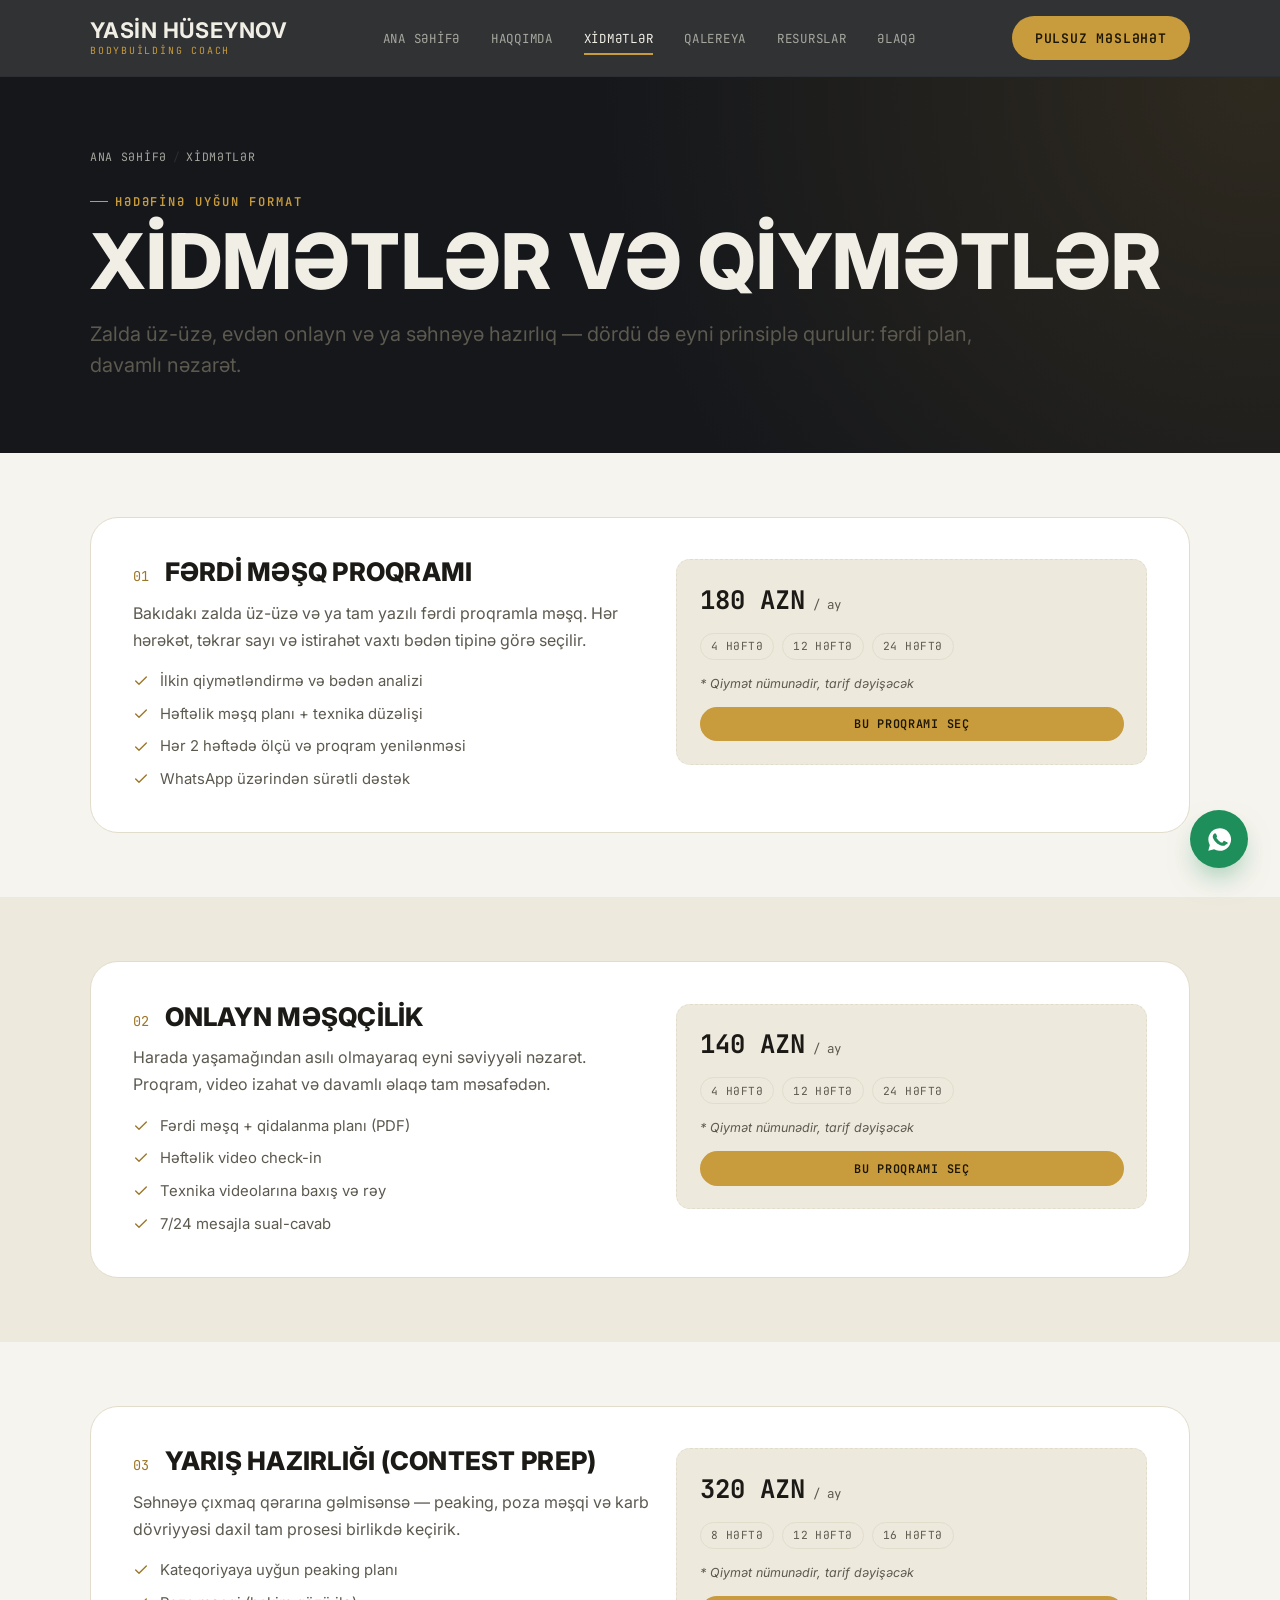
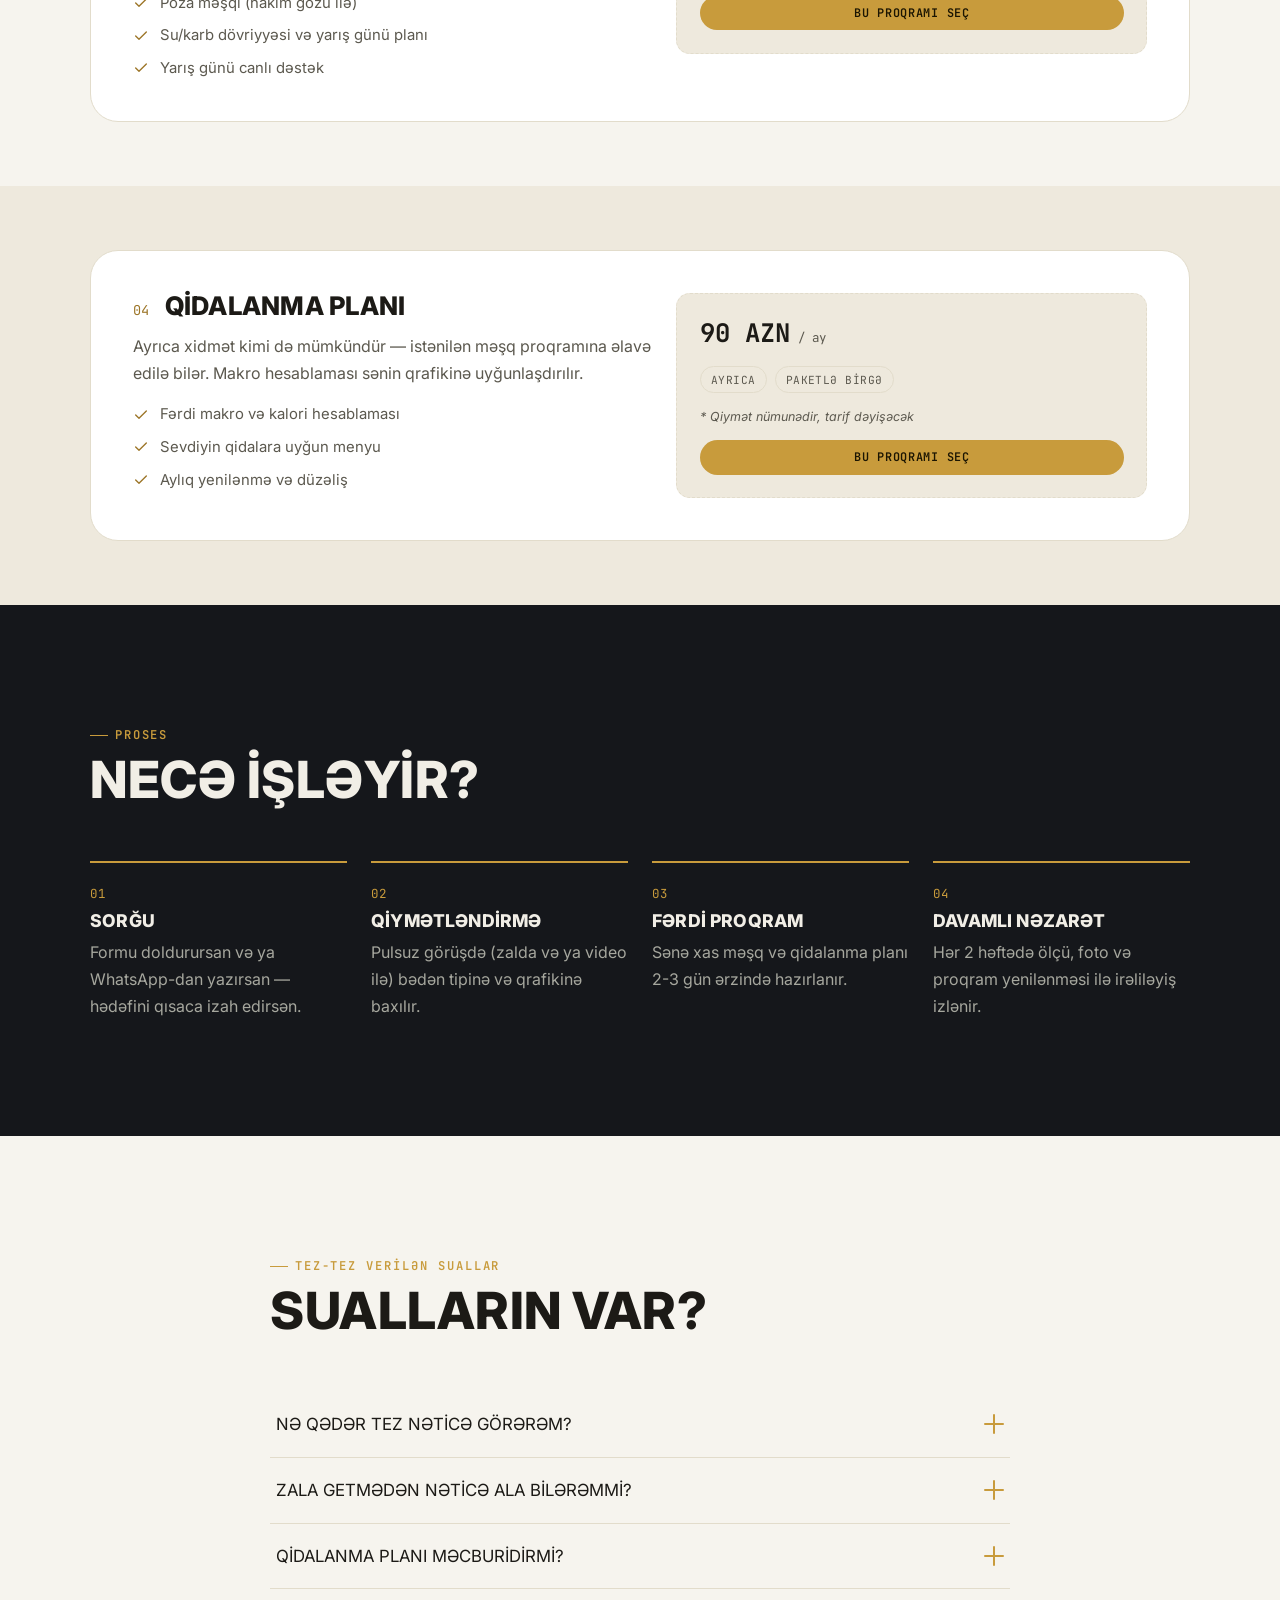
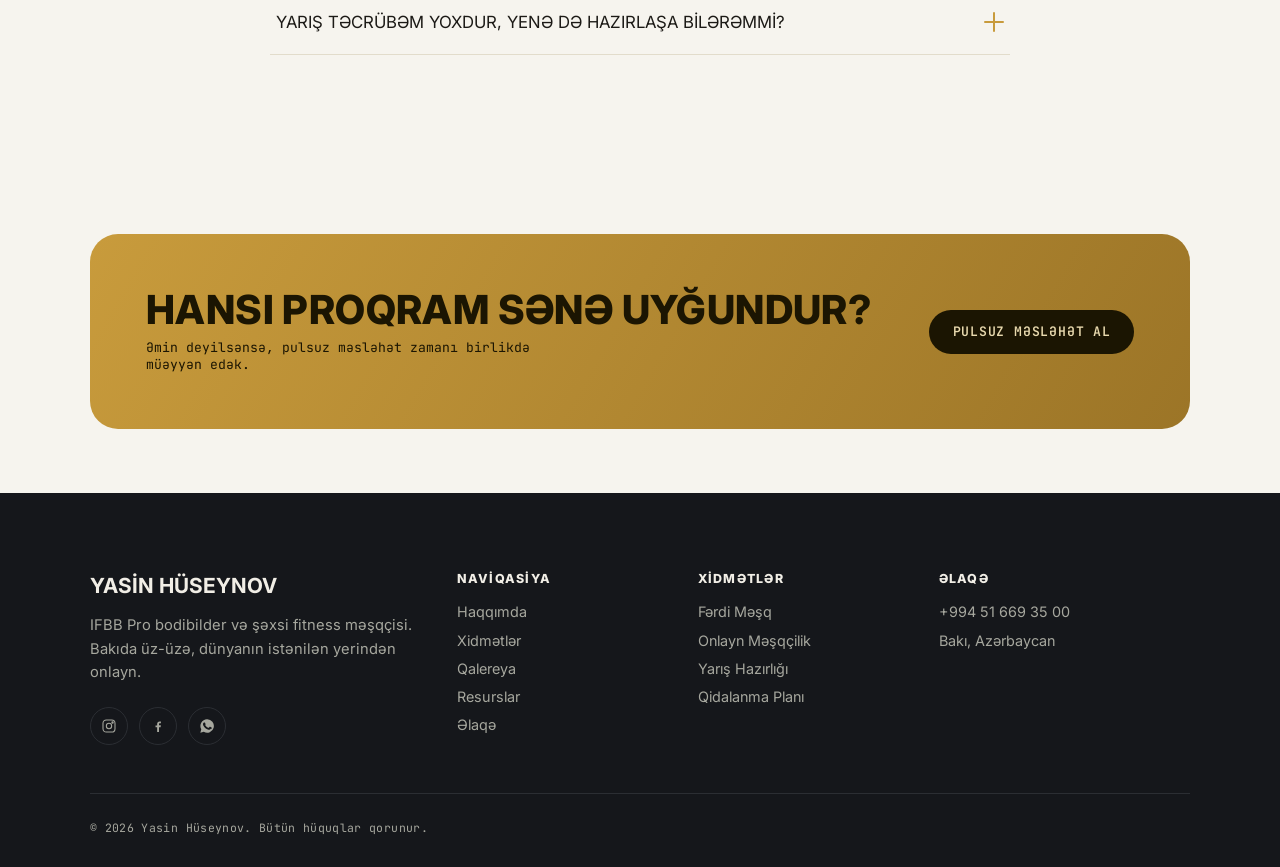
<file: xidmetler.html>
<!doctype html>
<html lang="az">
  <head>
    <meta charset="UTF-8" />
    <meta name="viewport" content="width=device-width, initial-scale=1.0" />
    <title>Xidmətlər — Yasin Hüseynov | Bodybuilding Coach</title>
    <meta
      name="description"
      content="Fərdi məşq proqramı, onlayn məşqçilik, yarış hazırlığı və qidalanma planı. Qiymət, müddət və proqram detalları."
    />
    <link
      rel="icon"
      href="data:image/svg+xml,%3Csvg xmlns='http://www.w3.org/2000/svg' viewBox='0 0 100 100'%3E%3Ccircle cx='50' cy='50' r='48' fill='%2315171B'/%3E%3Ccircle cx='50' cy='50' r='34' fill='none' stroke='%23C89B3C' stroke-width='6'/%3E%3C/svg%3E"
    />
    <link rel="stylesheet" href="css/style.css" />
  </head>
  <body>
    <!-- DƏYİŞ: qiymətləri, müddət seçimlərini və "daxildir" siyahılarını real təkliflərinizlə əvəz edin -->

    <header class="nav">
      <div class="nav__inner">
        <a href="index.html" class="brand">
          <strong>Yasin Hüseynov</strong>
          <span>Bodybuilding Coach</span>
        </a>
        <nav class="nav__links" aria-label="Əsas naviqasiya">
          <a href="index.html">Ana Səhifə</a>
          <a href="haqqimda.html">Haqqımda</a>
          <a href="xidmetler.html" aria-current="page">Xidmətlər</a>
          <a href="qalereya.html">Qalereya</a>
          <a href="resurslar.html">Resurslar</a>
          <a href="elaqe.html">Əlaqə</a>
        </nav>
        <a href="elaqe.html" class="btn btn--bronze nav__cta"
          >Pulsuz Məsləhət</a
        >
        <button class="nav__burger" aria-label="Menyu" aria-expanded="false">
          <span></span><span></span><span></span>
        </button>
      </div>
      <div class="nav__mobile">
        <a href="index.html">Ana Səhifə</a>
        <a href="haqqimda.html">Haqqımda</a>
        <a href="xidmetler.html">Xidmətlər</a>
        <a href="qalereya.html">Qalereya</a>
        <a href="resurslar.html">Resurslar</a>
        <a href="elaqe.html">Əlaqə</a>
        <a href="elaqe.html" class="btn btn--bronze">Pulsuz Məsləhət</a>
      </div>
    </header>

    <section class="page-hero">
      <div class="wrap">
        <div class="crumb">
          <a href="index.html">Ana Səhifə</a><span class="sep">/</span>Xidmətlər
        </div>
        <span class="eyebrow">Hədəfinə uyğun format</span>
        <h1>Xidmətlər və Qiymətlər</h1>
        <p class="lead">
          Zalda üz-üzə, evdən onlayn və ya səhnəyə hazırlıq — dördü də eyni
          prinsiplə qurulur: fərdi plan, davamlı nəzarət.
        </p>
      </div>
    </section>

    <!-- ===== XİDMƏT 1 ===== -->
    <section class="section--tight">
      <div class="wrap">
        <div class="service" data-reveal>
          <div>
            <div class="service__head">
              <span class="service__index">01</span>
              <h3>Fərdi Məşq Proqramı</h3>
            </div>
            <p class="body-text" style="margin-top: 0.9rem">
              Bakıdakı zalda üz-üzə və ya tam yazılı fərdi proqramla məşq. Hər
              hərəkət, təkrar sayı və istirahət vaxtı bədən tipinə görə seçilir.
            </p>
            <ul class="check">
              <li>
                <svg
                  viewBox="0 0 24 24"
                  fill="none"
                  stroke="currentColor"
                  stroke-width="2"
                  stroke-linecap="round"
                  stroke-linejoin="round"
                >
                  <polyline points="20 6 9 17 4 12" /></svg
                >İlkin qiymətləndirmə və bədən analizi
              </li>
              <li>
                <svg
                  viewBox="0 0 24 24"
                  fill="none"
                  stroke="currentColor"
                  stroke-width="2"
                  stroke-linecap="round"
                  stroke-linejoin="round"
                >
                  <polyline points="20 6 9 17 4 12" /></svg
                >Həftəlik məşq planı + texnika düzəlişi
              </li>
              <li>
                <svg
                  viewBox="0 0 24 24"
                  fill="none"
                  stroke="currentColor"
                  stroke-width="2"
                  stroke-linecap="round"
                  stroke-linejoin="round"
                >
                  <polyline points="20 6 9 17 4 12" /></svg
                >Hər 2 həftədə ölçü və proqram yenilənməsi
              </li>
              <li>
                <svg
                  viewBox="0 0 24 24"
                  fill="none"
                  stroke="currentColor"
                  stroke-width="2"
                  stroke-linecap="round"
                  stroke-linejoin="round"
                >
                  <polyline points="20 6 9 17 4 12" /></svg
                >WhatsApp üzərindən sürətli dəstək
              </li>
            </ul>
          </div>
          <div class="service__meta">
            <div class="service__price">
              <strong>180 AZN</strong><span>/ ay</span>
            </div>
            <div class="service__durations">
              <span class="tag">4 həftə</span><span class="tag">12 həftə</span
              ><span class="tag">24 həftə</span>
            </div>
            <p class="service__note">
              * Qiymət nümunədir, tarif dəyişəcək
            </p>
            <a
              href="elaqe.html?xidmet=Ferdi-Mesq"
              class="btn btn--bronze btn--block btn--sm"
              >Bu proqramı seç</a
            >
          </div>
        </div>
      </div>
    </section>

    <!-- ===== XİDMƏT 2 ===== -->
    <section class="section--tight section--chalk2">
      <div class="wrap">
        <div class="service" data-reveal>
          <div>
            <div class="service__head">
              <span class="service__index">02</span>
              <h3>Onlayn Məşqçilik</h3>
            </div>
            <p class="body-text" style="margin-top: 0.9rem">
              Harada yaşamağından asılı olmayaraq eyni səviyyəli nəzarət.
              Proqram, video izahat və davamlı əlaqə tam məsafədən.
            </p>
            <ul class="check">
              <li>
                <svg
                  viewBox="0 0 24 24"
                  fill="none"
                  stroke="currentColor"
                  stroke-width="2"
                  stroke-linecap="round"
                  stroke-linejoin="round"
                >
                  <polyline points="20 6 9 17 4 12" /></svg
                >Fərdi məşq + qidalanma planı (PDF)
              </li>
              <li>
                <svg
                  viewBox="0 0 24 24"
                  fill="none"
                  stroke="currentColor"
                  stroke-width="2"
                  stroke-linecap="round"
                  stroke-linejoin="round"
                >
                  <polyline points="20 6 9 17 4 12" /></svg
                >Həftəlik video check-in
              </li>
              <li>
                <svg
                  viewBox="0 0 24 24"
                  fill="none"
                  stroke="currentColor"
                  stroke-width="2"
                  stroke-linecap="round"
                  stroke-linejoin="round"
                >
                  <polyline points="20 6 9 17 4 12" /></svg
                >Texnika videolarına baxış və rəy
              </li>
              <li>
                <svg
                  viewBox="0 0 24 24"
                  fill="none"
                  stroke="currentColor"
                  stroke-width="2"
                  stroke-linecap="round"
                  stroke-linejoin="round"
                >
                  <polyline points="20 6 9 17 4 12" /></svg
                >7/24 mesajla sual-cavab
              </li>
            </ul>
          </div>
          <div class="service__meta">
            <div class="service__price">
              <strong>140 AZN</strong><span>/ ay</span>
            </div>
            <div class="service__durations">
              <span class="tag">4 həftə</span><span class="tag">12 həftə</span
              ><span class="tag">24 həftə</span>
            </div>
            <p class="service__note">
              * Qiymət nümunədir, tarif dəyişəcək
            </p>
            <a
              href="elaqe.html?xidmet=Onlayn-Mesqcilik"
              class="btn btn--bronze btn--block btn--sm"
              >Bu proqramı seç</a
            >
          </div>
        </div>
      </div>
    </section>

    <!-- ===== XİDMƏT 3 ===== -->
    <section class="section--tight">
      <div class="wrap">
        <div class="service" data-reveal>
          <div>
            <div class="service__head">
              <span class="service__index">03</span>
              <h3>Yarış Hazırlığı (Contest Prep)</h3>
            </div>
            <p class="body-text" style="margin-top: 0.9rem">
              Səhnəyə çıxmaq qərarına gəlmisənsə — peaking, poza məşqi və karb
              dövriyyəsi daxil tam prosesi birlikdə keçirik.
            </p>
            <ul class="check">
              <li>
                <svg
                  viewBox="0 0 24 24"
                  fill="none"
                  stroke="currentColor"
                  stroke-width="2"
                  stroke-linecap="round"
                  stroke-linejoin="round"
                >
                  <polyline points="20 6 9 17 4 12" /></svg
                >Kateqoriyaya uyğun peaking planı
              </li>
              <li>
                <svg
                  viewBox="0 0 24 24"
                  fill="none"
                  stroke="currentColor"
                  stroke-width="2"
                  stroke-linecap="round"
                  stroke-linejoin="round"
                >
                  <polyline points="20 6 9 17 4 12" /></svg
                >Poza məşqi (hakim gözü ilə)
              </li>
              <li>
                <svg
                  viewBox="0 0 24 24"
                  fill="none"
                  stroke="currentColor"
                  stroke-width="2"
                  stroke-linecap="round"
                  stroke-linejoin="round"
                >
                  <polyline points="20 6 9 17 4 12" /></svg
                >Su/karb dövriyyəsi və yarış günü planı
              </li>
              <li>
                <svg
                  viewBox="0 0 24 24"
                  fill="none"
                  stroke="currentColor"
                  stroke-width="2"
                  stroke-linecap="round"
                  stroke-linejoin="round"
                >
                  <polyline points="20 6 9 17 4 12" /></svg
                >Yarış günü canlı dəstək
              </li>
            </ul>
          </div>
          <div class="service__meta">
            <div class="service__price">
              <strong>320 AZN</strong><span>/ ay</span>
            </div>
            <div class="service__durations">
              <span class="tag">8 həftə</span><span class="tag">12 həftə</span
              ><span class="tag">16 həftə</span>
            </div>
            <p class="service__note">
              * Qiymət nümunədir, tarif dəyişəcək
            </p>
            <a
              href="elaqe.html?xidmet=Yaris-Hazirligi"
              class="btn btn--bronze btn--block btn--sm"
              >Bu proqramı seç</a
            >
          </div>
        </div>
      </div>
    </section>

    <!-- ===== XİDMƏT 4 ===== -->
    <section class="section--tight section--chalk2">
      <div class="wrap">
        <div class="service" data-reveal>
          <div>
            <div class="service__head">
              <span class="service__index">04</span>
              <h3>Qidalanma Planı</h3>
            </div>
            <p class="body-text" style="margin-top: 0.9rem">
              Ayrıca xidmət kimi də mümkündür — istənilən məşq proqramına əlavə
              edilə bilər. Makro hesablaması sənin qrafikinə uyğunlaşdırılır.
            </p>
            <ul class="check">
              <li>
                <svg
                  viewBox="0 0 24 24"
                  fill="none"
                  stroke="currentColor"
                  stroke-width="2"
                  stroke-linecap="round"
                  stroke-linejoin="round"
                >
                  <polyline points="20 6 9 17 4 12" /></svg
                >Fərdi makro və kalori hesablaması
              </li>
              <li>
                <svg
                  viewBox="0 0 24 24"
                  fill="none"
                  stroke="currentColor"
                  stroke-width="2"
                  stroke-linecap="round"
                  stroke-linejoin="round"
                >
                  <polyline points="20 6 9 17 4 12" /></svg
                >Sevdiyin qidalara uyğun menyu
              </li>
              <li>
                <svg
                  viewBox="0 0 24 24"
                  fill="none"
                  stroke="currentColor"
                  stroke-width="2"
                  stroke-linecap="round"
                  stroke-linejoin="round"
                >
                  <polyline points="20 6 9 17 4 12" /></svg
                >Aylıq yenilənmə və düzəliş
              </li>
            </ul>
          </div>
          <div class="service__meta">
            <div class="service__price">
              <strong>90 AZN</strong><span>/ ay</span>
            </div>
            <div class="service__durations">
              <span class="tag">Ayrıca</span
              ><span class="tag">Paketlə birgə</span>
            </div>
            <p class="service__note">
              * Qiymət nümunədir, tarif dəyişəcək
            </p>
            <a
              href="elaqe.html?xidmet=Qidalanma-Plani"
              class="btn btn--bronze btn--block btn--sm"
              >Bu proqramı seç</a
            >
          </div>
        </div>
      </div>
    </section>

    <!-- ===== NECƏ İŞLƏYİR (real proses ardıcıllığı) ===== -->
    <section class="section--dark">
      <div class="wrap">
        <div class="section-head" data-reveal>
          <span class="eyebrow">Proses</span>
          <h2>Necə işləyir?</h2>
        </div>
        <div class="steps" data-reveal>
          <div class="step">
            <h3>Sorğu</h3>
            <p class="body-text">
              Formu doldurursan və ya WhatsApp-dan yazırsan — hədəfini qısaca
              izah edirsən.
            </p>
          </div>
          <div class="step">
            <h3>Qiymətləndirmə</h3>
            <p class="body-text">
              Pulsuz görüşdə (zalda və ya video ilə) bədən tipinə və qrafikinə
              baxılır.
            </p>
          </div>
          <div class="step">
            <h3>Fərdi Proqram</h3>
            <p class="body-text">
              Sənə xas məşq və qidalanma planı 2-3 gün ərzində hazırlanır.
            </p>
          </div>
          <div class="step">
            <h3>Davamlı Nəzarət</h3>
            <p class="body-text">
              Hər 2 həftədə ölçü, foto və proqram yenilənməsi ilə irəliləyiş
              izlənir.
            </p>
          </div>
        </div>
      </div>
    </section>

    <!-- ===== FAQ ===== -->
    <section>
      <div class="wrap" style="max-width: 820px">
        <div class="section-head" data-reveal>
          <span class="eyebrow">Tez-tez verilən suallar</span>
          <h2>Sualların var?</h2>
        </div>
        <div data-reveal>
          <div class="faq-item">
            <button class="faq-item__q" aria-expanded="false">
              Nə qədər tez nəticə görərəm?<span class="plus"></span>
            </button>
            <div class="faq-item__a">
              <p class="body-text">
                İlk görünən dəyişikliklər adətən 3-4 həftədə hiss olunur, real
                vizual fərq üçün minimum 8-12 həftə tövsiyə olunur.
              </p>
            </div>
          </div>
          <div class="faq-item">
            <button class="faq-item__q" aria-expanded="false">
              Zala getmədən nəticə ala bilərəmmi?<span class="plus"></span>
            </button>
            <div class="faq-item__a">
              <p class="body-text">
                Bəli — onlayn proqram evdə minimal avadanlıqla və ya tam zal
                avadanlığı ilə uyğunlaşdırıla bilər.
              </p>
            </div>
          </div>
          <div class="faq-item">
            <button class="faq-item__q" aria-expanded="false">
              Qidalanma planı məcburidirmi?<span class="plus"></span>
            </button>
            <div class="faq-item__a">
              <p class="body-text">
                Məcburi deyil, amma güclü tövsiyə olunur — nəticənin böyük
                hissəsi mətbəxdə formalaşır.
              </p>
            </div>
          </div>
          <div class="faq-item">
            <button class="faq-item__q" aria-expanded="false">
              Yarış təcrübəm yoxdur, yenə də hazırlaşa bilərəmmi?<span
                class="plus"
              ></span>
            </button>
            <div class="faq-item__a">
              <p class="body-text">
                Əlbəttə. Debüt sporçularla tez-tez işləyirəm — poza məşqindən
                yarış gününün planlaşdırılmasına qədər hər addımı birlikdə
                keçirik.
              </p>
            </div>
          </div>
        </div>
      </div>
    </section>

    <section class="section--tight">
      <div class="wrap">
        <div class="cta-band" data-reveal>
          <div>
            <h2>Hansı proqram sənə uyğundur?</h2>
            <p>
              Əmin deyilsənsə, pulsuz məsləhət zamanı birlikdə müəyyən edək.
            </p>
          </div>
          <a href="elaqe.html" class="btn btn--bronze">Pulsuz məsləhət al</a>
        </div>
      </div>
    </section>

    <footer class="site-footer">
      <div class="wrap">
        <div class="footer__grid">
          <div class="footer__brand">
            <strong
              style="
                font-family: var(--f-display);
                font-size: 1.3rem;
                color: var(--bone);
                text-transform: uppercase;
              "
              >Yasin Hüseynov</strong
            >
            <p>
              IFBB Pro bodibilder və şəxsi fitness məşqçisi. Bakıda üz-üzə,
              dünyanın istənilən yerindən onlayn.
            </p>
            <div class="footer__social">
              <a
                href="https://www.instagram.com/guuseynov/"
                aria-label="Instagram"
                ><svg
                  viewBox="0 0 24 24"
                  fill="none"
                  stroke="currentColor"
                  stroke-width="1.6"
                >
                  <rect x="3" y="3" width="18" height="18" rx="5" />
                  <circle cx="12" cy="12" r="4" />
                  <circle cx="17.3" cy="6.7" r="1" /></svg
              ></a>
              <a href="#" aria-label="Facebook"
                ><svg viewBox="0 0 24 24" fill="currentColor">
                  <path
                    d="M13.5 21v-7.2h2.4l.4-2.8h-2.8v-1.8c0-.8.2-1.3 1.4-1.3h1.5V5.4c-.3 0-1.1-.1-2.1-.1-2.1 0-3.6 1.3-3.6 3.7v2.1H8.3v2.8h2.4V21h2.8z"
                  /></svg
              ></a>
              <a
                href="https://wa.me/994516693500"
                target="_blank"
                rel="noopener"
                aria-label="WhatsApp"
                ><svg viewBox="0 0 24 24" fill="currentColor">
                  <path
                    d="M12 2a10 10 0 0 0-8.6 15L2 22l5.2-1.4A10 10 0 1 0 12 2zm5.8 14.2c-.2.7-1.4 1.3-2 1.4-.5.1-1.1.2-3.6-.8-3-1.2-4.9-4.2-5-4.4-.1-.2-1.2-1.6-1.2-3 0-1.4.7-2.1 1-2.4.3-.3.6-.3.8-.3h.6c.2 0 .4 0 .6.5.2.5.7 1.8.8 1.9.1.2.1.3 0 .5-.1.2-.2.3-.3.5-.2.2-.3.3-.1.6.2.3.9 1.4 1.9 2.3 1.3 1.2 2.4 1.5 2.7 1.7.3.2.5.1.7-.1.2-.2.8-.9 1-1.2.2-.3.4-.2.7-.1.3.1 1.8.9 2.1 1 .3.2.5.2.6.3.1.2.1.9-.1 1.6z"
                  /></svg
              ></a>
            </div>
          </div>
          <div class="footer__col">
            <h4>Naviqasiya</h4>
            <ul>
              <li><a href="haqqimda.html">Haqqımda</a></li>
              <li><a href="xidmetler.html">Xidmətlər</a></li>
              <li><a href="qalereya.html">Qalereya</a></li>
              <li><a href="resurslar.html">Resurslar</a></li>
              <li><a href="elaqe.html">Əlaqə</a></li>
            </ul>
          </div>
          <div class="footer__col">
            <h4>Xidmətlər</h4>
            <ul>
              <li><a href="xidmetler.html">Fərdi Məşq</a></li>
              <li><a href="xidmetler.html">Onlayn Məşqçilik</a></li>
              <li><a href="xidmetler.html">Yarış Hazırlığı</a></li>
              <li><a href="xidmetler.html">Qidalanma Planı</a></li>
            </ul>
          </div>
          <div class="footer__col">
            <h4>Əlaqə</h4>
            <ul>
              <li><a href="tel:+994501234567">+994 51 669 35 00</a></li>
              <li>Bakı, Azərbaycan</li>
            </ul>
          </div>
        </div>
        <div class="footer__bottom">
          <span
            >© <span data-year></span> Yasin Hüseynov. Bütün hüquqlar
            qorunur.</span
          >
        </div>
      </div>
    </footer>

    <a
      href="https://wa.me/994516693500"
      target="_blank"
      rel="noopener"
      class="wa-float"
      aria-label="WhatsApp ilə yaz"
    >
      <svg viewBox="0 0 24 24" fill="currentColor">
        <path
          d="M12 2a10 10 0 0 0-8.6 15L2 22l5.2-1.4A10 10 0 1 0 12 2zm5.8 14.2c-.2.7-1.4 1.3-2 1.4-.5.1-1.1.2-3.6-.8-3-1.2-4.9-4.2-5-4.4-.1-.2-1.2-1.6-1.2-3 0-1.4.7-2.1 1-2.4.3-.3.6-.3.8-.3h.6c.2 0 .4 0 .6.5.2.5.7 1.8.8 1.9.1.2.1.3 0 .5-.1.2-.2.3-.3.5-.2.2-.3.3-.1.6.2.3.9 1.4 1.9 2.3 1.3 1.2 2.4 1.5 2.7 1.7.3.2.5.1.7-.1.2-.2.8-.9 1-1.2.2-.3.4-.2.7-.1.3.1 1.8.9 2.1 1 .3.2.5.2.6.3.1.2.1.9-.1 1.6z"
        />
      </svg>
    </a>

    <script src="js/main.js"></script>
  </body>
</html>
</file>
<file: css/style.css>
/* =========================================================
   KAMRAN ƏLİYEV — BODYBUILDING COACH
   Dizayn sistemi: "İRON & BRONZE"
   Fon: isti ağ (chalk) + tünd dəmir (iron) bölmələr
   Aksent: bürünc/qızıl (medal rəngi) — tək aksent, intizamla istifadə olunur
   ========================================================= */

@import url('https://fonts.googleapis.com/css2?family=Inter:wght@400;500;600;700;800;900&family=JetBrains+Mono:wght@400;500;600&display=swap');

:root {
  /* --- Rənglər --- */
  --chalk: #F6F4EE;
  /* əsas isti-ağ fon */
  --chalk-2: #EEE9DD;
  /* alternativ bölmə fonu, bir az tünd */
  --paper: #FFFFFF;
  /* kartlar */
  --iron: #15171B;
  /* əsas tünd fon */
  --iron-2: #1D2025;
  /* tünd üzərində kart */
  --iron-3: #24272D;
  /* tünd üzərində hover/border */
  --ink: #1C1A16;
  /* əsas mətn (açıq fonda) */
  --ink-soft: #5C594F;
  /* ikincil mətn (açıq fonda) */
  --bone: #F1EEE6;
  /* əsas mətn (tünd fonda) */
  --bone-soft: #A6A79E;
  /* ikincil mətn (tünd fonda) */
  --bronze: #C89B3C;
  /* tək aksent rəng */
  --bronze-deep: #9C7527;
  --bronze-pale: #E8D9AE;
  --line: #E2DCCB;
  /* açıq fonda incə xətt */
  --line-dark: #2B2E33;
  /* tünd fonda incə xətt */
  --danger: #B3402E;

  /* --- Tipoqrafiya --- */
  --f-display: 'Inter', -apple-system, 'Segoe UI', Arial, sans-serif;
  --f-body: 'Inter', -apple-system, 'Segoe UI', Arial, sans-serif;
  --f-mono: 'JetBrains Mono', 'Courier New', monospace;

  /* --- Ölçü / ritm --- */
  --container: 1180px;
  --radius-s: 6px;
  --radius-m: 14px;
  --radius-l: 28px;
  --gap: clamp(1.5rem, 3vw, 3rem);
  --section-pad: clamp(4rem, 9vw, 7.5rem);

  --shadow-card: 0 1px 2px rgba(20, 18, 14, .04), 0 12px 28px -14px rgba(20, 18, 14, .18);
  --shadow-lift: 0 20px 44px -18px rgba(20, 18, 14, .35);

  --ease: cubic-bezier(.19, 1, .22, 1);
}

/* =========================================================
   RESET
   ========================================================= */
*,
*::before,
*::after {
  box-sizing: border-box;
}

html {
  scroll-behavior: smooth;
}

body {
  margin: 0;
  font-family: var(--f-body);
  color: var(--ink);
  background: var(--chalk);
  -webkit-font-smoothing: antialiased;
  text-rendering: optimizeLegibility;
  overflow-x: hidden;
}

img,
svg {
  max-width: 100%;
  display: block;
}

a {
  color: inherit;
  text-decoration: none;
}

ul {
  list-style: none;
  margin: 0;
  padding: 0;
}

button {
  font: inherit;
  cursor: pointer;
}

input,
textarea,
select {
  font: inherit;
}

h1,
h2,
h3,
h4 {
  margin: 0;
  font-family: var(--f-display);
  font-weight: 800;
  letter-spacing: .01em;
  line-height: 1.02;
}

p {
  margin: 0;
}

@media (prefers-reduced-motion: reduce) {
  html {
    scroll-behavior: auto;
  }

  *,
  *::before,
  *::after {
    animation-duration: .001ms !important;
    animation-iteration-count: 1 !important;
    transition-duration: .001ms !important;
    scroll-behavior: auto !important;
  }
}

:focus-visible {
  outline: 2px solid var(--bronze);
  outline-offset: 3px;
  border-radius: 2px;
}

/* =========================================================
   TYPE SCALE
   ========================================================= */
.eyebrow {
  display: inline-flex;
  align-items: center;
  gap: .55em;
  font-family: var(--f-mono);
  font-size: .76rem;
  letter-spacing: .16em;
  text-transform: uppercase;
  color: var(--bronze);
  font-weight: 600;
}

.eyebrow::before {
  content: "";
  width: 18px;
  height: 1px;
  background: var(--bronze);
  display: inline-block;
}

.section--dark .eyebrow {
  color: var(--bronze);
}

h1,
.h1 {
  font-size: clamp(2.7rem, 6vw, 5.4rem);
  text-transform: uppercase;
}

h2,
.h2 {
  font-size: clamp(2rem, 4vw, 3.2rem);
  text-transform: uppercase;
}

h3,
.h3 {
  font-size: clamp(1.3rem, 2vw, 1.7rem);
  text-transform: uppercase;
}

h4,
.h4 {
  font-size: 1.05rem;
  text-transform: uppercase;
  letter-spacing: .02em;
}

.lead {
  font-size: clamp(1.05rem, 1.6vw, 1.25rem);
  line-height: 1.55;
  color: var(--ink-soft);
  max-width: 46em;
}

.section--dark .lead {
  color: var(--bone-soft);
}

.body-text {
  font-size: 1rem;
  line-height: 1.7;
  color: var(--ink-soft);
}

.section--dark .body-text {
  color: var(--bone-soft);
}

.stat-num {
  font-family: var(--f-mono);
  font-weight: 600;
  font-variant-numeric: tabular-nums;
}

/* =========================================================
   LAYOUT HELPERS
   ========================================================= */
.wrap {
  max-width: var(--container);
  margin-inline: auto;
  padding-inline: clamp(1.25rem, 5vw, 2.5rem);
}

section {
  padding-block: var(--section-pad);
  position: relative;
}

.section--dark {
  background: var(--iron);
  color: var(--bone);
}

.section--chalk2 {
  background: var(--chalk-2);
}

.section--tight {
  padding-block: clamp(2.5rem, 5vw, 4rem);
}

.grid {
  display: grid;
  gap: var(--gap);
}

.grid-2 {
  grid-template-columns: 1fr;
}

.grid-3 {
  grid-template-columns: 1fr;
}

.grid-4 {
  grid-template-columns: repeat(2, 1fr);
}
@media (max-width:940px) {
  .r1 {
    display: flex;
    flex-direction: column;
  }
}
@media (min-width: 720px) {
  

  .grid-2 {
    grid-template-columns: 1fr 1fr;
  }

  .grid-3 {
    grid-template-columns: repeat(3, 1fr);
  }
}

@media (min-width: 900px) {
  .grid-4 {
    grid-template-columns: repeat(4, 1fr);
  }
}

.section-head {
  max-width: 42em;
  margin-bottom: clamp(2.25rem, 5vw, 3.5rem);
}

.section-head h2 {
  margin-top: .6rem;
}

.section-head--between {
  display: flex;
  flex-wrap: wrap;
  align-items: flex-end;
  justify-content: space-between;
  gap: 1.5rem;
}

.divider {
  height: 1px;
  background: var(--line);
  border: 0;
  margin: 0;
}

.section--dark .divider {
  background: var(--line-dark);
}

/* dot-rule: bürünc "təkrar tab" ayırıcı — çəki lövhəsi ritmindən ilhamlanıb */
.plate-rule {
  display: flex;
  align-items: center;
  gap: 6px;
  margin-block: clamp(2.5rem, 6vw, 4.5rem);
  opacity: .8;
}

.plate-rule span {
  width: 5px;
  height: 5px;
  border-radius: 50%;
  background: var(--bronze);
}

.plate-rule::before,
.plate-rule::after {
  content: "";
  height: 1px;
  flex: 1;
  background: var(--line);
}

.section--dark .plate-rule::before,
.section--dark .plate-rule::after {
  background: var(--line-dark);
}

/* =========================================================
   BUTTONS
   ========================================================= */
.btn {
  display: inline-flex;
  align-items: center;
  justify-content: center;
  gap: .6em;
  padding: .95em 1.7em;
  font-family: var(--f-mono);
  font-size: .82rem;
  font-weight: 600;
  letter-spacing: .06em;
  text-transform: uppercase;
  border-radius: 999px;
  border: 1px solid transparent;
  transition: transform .35s var(--ease), background .25s ease, color .25s ease, border-color .25s ease;
  white-space: nowrap;
}

.btn:hover {
  transform: translateY(-2px);
}

.btn:active {
  transform: translateY(0);
}

.btn--bronze {
  background: var(--bronze);
  color: #1B1502;
}

.btn--bronze:hover {
  background: var(--bronze-deep);
  color: var(--bone);
}

.btn--ghost-dark {
  border-color: rgba(241, 238, 230, .35);
  color: var(--bone);
}

.btn--ghost-dark:hover {
  border-color: var(--bronze);
  color: var(--bronze);
}

.btn--ghost-light {
  border-color: var(--ink);
  color: var(--ink);
}

.btn--ghost-light:hover {
  border-color: var(--bronze-deep);
  color: var(--bronze-deep);
}

.btn--block {
  width: 100%;
}

.btn--sm {
  padding: .7em 1.3em;
  font-size: .74rem;
}

.btn--wa {
  background: #1E8E5A;
  color: #fff;
}

.btn--wa:hover {
  background: #176B44;
}

/* =========================================================
   NAV
   ========================================================= */
.nav {
  position: sticky;
  top: 0;
  z-index: 100;
  background: rgba(21, 23, 27, .88);
  backdrop-filter: blur(10px);
  border-bottom: 1px solid var(--line-dark);
  transition: box-shadow .3s ease;
}

.nav.is-scrolled {
  box-shadow: 0 12px 30px -18px rgba(0, 0, 0, .6);
}

.nav__inner {
  max-width: var(--container);
  margin-inline: auto;
  padding: 0 clamp(1.25rem, 5vw, 2.5rem);
  height: 76px;
  display: flex;
  align-items: center;
  justify-content: space-between;
  gap: 1.5rem;
}

.brand {
  display: flex;
  flex-direction: column;
  line-height: 1;
  gap: .3rem;
  color: var(--bone);
}

.brand strong {
  font-family: var(--f-display);
  font-size: 1.35rem;
  letter-spacing: .02em;
  text-transform: uppercase;
}

.brand span {
  font-family: var(--f-mono);
  font-size: .62rem;
  letter-spacing: .18em;
  text-transform: uppercase;
  color: var(--bronze);
}

.nav__links {
  display: none;
  align-items: center;
  gap: clamp(1.2rem, 2.4vw, 2.1rem);
  font-family: var(--f-mono);
  font-size: .78rem;
  letter-spacing: .06em;
  text-transform: uppercase;
  color: var(--bone-soft);
}

.nav__links a {
  position: relative;
  padding: .4rem 0;
  transition: color .2s ease;
}

.nav__links a:hover,
.nav__links a[aria-current="page"] {
  color: var(--bone);
}

.nav__links a[aria-current="page"]::after {
  content: "";
  position: absolute;
  left: 0;
  right: 0;
  bottom: -2px;
  height: 2px;
  background: var(--bronze);
}

.nav__cta {
  display: none;
}

@media (min-width: 940px) {
  .nav__links {
    display: flex;
  }

  .nav__cta {
    display: inline-flex;
  }
}

.nav__burger {
  display: inline-flex;
  flex-direction: column;
  justify-content: center;
  gap: 5px;
  width: 42px;
  height: 42px;
  border: 1px solid var(--line-dark);
  border-radius: 50%;
  background: transparent;
  align-items: center;
}

.nav__burger span {
  width: 16px;
  height: 2px;
  background: var(--bone);
  transition: transform .3s ease, opacity .3s ease;
}

.nav__burger[aria-expanded="true"] span:nth-child(1) {
  transform: translateY(7px) rotate(45deg);
}

.nav__burger[aria-expanded="true"] span:nth-child(2) {
  opacity: 0;
}

.nav__burger[aria-expanded="true"] span:nth-child(3) {
  transform: translateY(-7px) rotate(-45deg);
}

@media (min-width: 940px) {
  .nav__burger {
    display: none;
  }
}

.nav__mobile {
  display: none;
  flex-direction: column;
  background: var(--iron);
  border-bottom: 1px solid var(--line-dark);
}

.nav__mobile.is-open {
  display: flex;
}

.nav__mobile a {
  padding: 1rem clamp(1.25rem, 5vw, 2.5rem);
  border-top: 1px solid var(--line-dark);
  font-family: var(--f-mono);
  text-transform: uppercase;
  letter-spacing: .06em;
  font-size: .85rem;
  color: var(--bone-soft);
}

.nav__mobile a:hover {
  color: var(--bronze);
}

.nav__mobile .btn {
  margin: 1rem clamp(1.25rem, 5vw, 2.5rem) 1.25rem;
}

@media (min-width: 940px) {
  .nav__mobile {
    display: none !important;
  }
}

/* =========================================================
   HERO (ana səhifə)
   ========================================================= */
.hero {
  background: var(--iron);
  color: var(--bone);
  overflow: hidden;
  position: relative;
}

.hero::before {
  /* uzaq fonda bir "plates" naxışı — subject-grounded toxuma */
  content: "";
  position: absolute;
  inset: -20% -10%;
  background-image: radial-gradient(circle at 18% 20%, rgba(200, 155, 60, .16), transparent 42%),
    radial-gradient(circle at 85% 75%, rgba(200, 155, 60, .10), transparent 40%);
  pointer-events: none;
}

.hero__inner {
  position: relative;
  display: grid;
  gap: clamp(2.5rem, 6vw, 4rem);
  padding-block: clamp(3.5rem, 9vw, 6.5rem);
  align-items: center;
}

@media (min-width: 960px) {
  .hero__inner {
    grid-template-columns: 1.05fr .95fr;
  }
}

.hero h1 {
  margin-top: 1rem;
}

.hero h1 em {
  font-style: normal;
  color: var(--bronze);
}

.hero .lead {
  margin-top: 1.4rem;
}

.hero__ctas {
  display: flex;
  flex-wrap: wrap;
  gap: 1rem;
  margin-top: 2.2rem;
}

.hero__figure {
  position: relative;
  aspect-ratio: 4 / 5;
  border-radius: var(--radius-l);
  overflow: hidden;
}

.hero__badge {
  position: absolute;
  left: -14px;
  bottom: -14px;
  z-index: 3;
}

@media (max-width: 959px) {
  .hero__badge {
    left: auto;
    right: 10px;
    bottom: -14px;
  }
}

/* =========================================================
   PHOTO-FRAME PLACEHOLDER (real şəkil gələnə qədər)
   İstifadəçi bunu <img> ilə əvəz edə bilər.
   ========================================================= */
.photo-frame {
  position: relative;
  width: 100%;
  height: 100%;
  border-radius: inherit;
  background:
    linear-gradient(155deg, #23262C 0%, #15171B 60%),
    repeating-linear-gradient(135deg, rgba(200, 155, 60, .05) 0 2px, transparent 2px 26px);
  display: flex;
  flex-direction: column;
  align-items: center;
  justify-content: center;
  gap: .9rem;
  text-align: center;
  border: 1px solid var(--line-dark);
  color: var(--bone-soft);
  min-height: 220px;
}

.photo-frame svg {
  width: 30%;
  max-width: 64px;
  opacity: .55;
}

.photo-frame__label {
  font-family: var(--f-mono);
  font-size: .68rem;
  letter-spacing: .07em;
  text-transform: uppercase;
  padding-inline: 1.4rem;
  line-height: 1.5;
}

.photo-frame__label b {
  color: var(--bronze-pale);
  display: block;
  font-size: .72rem;
  margin-bottom: .2rem;
}

.photo-frame.is-light {
  background:
    linear-gradient(155deg, #FBFAF6 0%, #EEE9DD 60%),
    repeating-linear-gradient(135deg, rgba(156, 117, 39, .06) 0 2px, transparent 2px 26px);
  border-color: var(--line);
  color: var(--ink-soft);
}

.photo-frame.is-light .photo-frame__label b {
  color: var(--bronze-deep);
}

.photo-frame.ratio-1x1 {
  aspect-ratio: 1/1;
}

.photo-frame.ratio-4x3 {
  aspect-ratio: 4/3;
}

.photo-frame.ratio-3x4 {
  aspect-ratio: 3/4;
}

.photo-frame.ratio-16x9 {
  aspect-ratio: 16/9;
}

/* =========================================================
   PLATE BADGE — imza element (statistika üçün dairəvi lövhə forması)
   ========================================================= */
.plate-badge {
  --size: 128px;
  position: relative;
  width: var(--size);
  height: var(--size);
  display: grid;
  place-items: center;
}

.plate-badge svg {
  width: 100%;
  height: 100%;
}

.plate-badge__num {
  position: absolute;
  inset: 0;
  display: flex;
  flex-direction: column;
  align-items: center;
  justify-content: center;
  font-family: var(--f-mono);
  font-weight: 600;
  color: var(--bone);
  font-size: clamp(1.5rem, 2.4vw, 1.9rem);
  line-height: 1;
}

.plate-badge__num small {
  font-size: .58rem;
  letter-spacing: .1em;
  text-transform: uppercase;
  color: var(--bronze-pale);
  margin-top: .5rem;
  font-weight: 500;
}

.stat-row {
  display: grid;
  grid-template-columns: repeat(2, 1fr);
  gap: clamp(1.5rem, 4vw, 2.5rem);
}

@media (min-width: 720px) {
  .stat-row {
    grid-template-columns: repeat(4, 1fr);
  }
}

.stat-item {
  display: flex;
  flex-direction: column;
  align-items: center;
  gap: 1rem;
  text-align: center;
}

.stat-item p {
  font-family: var(--f-mono);
  font-size: .8rem;
  color: var(--ink-soft);
  max-width: 14em;
}

.section--dark .stat-item p {
  color: var(--bone-soft);
}

/* =========================================================
   CARDS
   ========================================================= */
.card {
  background: var(--paper);
  border: 1px solid var(--line);
  border-radius: var(--radius-m);
  padding: clamp(1.6rem, 3vw, 2.2rem);
  box-shadow: var(--shadow-card);
  transition: transform .4s var(--ease), box-shadow .4s var(--ease);
}

.card:hover {
  transform: translateY(-5px);
  box-shadow: var(--shadow-lift);
}

.section--dark .card {
  background: var(--iron-2);
  border-color: var(--line-dark);
}

.card__icon {
  width: 46px;
  height: 46px;
  border-radius: 50%;
  display: grid;
  place-items: center;
  background: var(--chalk-2);
  color: var(--bronze-deep);
  margin-bottom: 1.3rem;
}

.section--dark .card__icon {
  background: var(--iron-3);
  color: var(--bronze);
}

.card__icon svg {
  width: 22px;
  height: 22px;
}

.card h3 {
  margin-top: .2rem;
}

.card .body-text {
  margin-top: .7rem;
}

.card__link {
  margin-top: 1.3rem;
  display: inline-flex;
  align-items: center;
  gap: .5em;
  font-family: var(--f-mono);
  font-size: .76rem;
  letter-spacing: .06em;
  text-transform: uppercase;
  color: var(--bronze-deep);
}

.section--dark .card__link {
  color: var(--bronze);
}

.card__link svg {
  width: 14px;
  height: 14px;
  transition: transform .3s var(--ease);
}

.card__link:hover svg {
  transform: translateX(4px);
}

.tag-row {
  display: flex;
  flex-wrap: wrap;
  gap: .55rem;
}

.tag {
  font-family: var(--f-mono);
  font-size: .7rem;
  letter-spacing: .04em;
  text-transform: uppercase;
  padding: .5em .9em;
  border-radius: 999px;
  border: 1px solid var(--line);
  color: var(--ink-soft);
}

.section--dark .tag {
  border-color: var(--line-dark);
  color: var(--bone-soft);
}

/* =========================================================
   TESTIMONIALS
   ========================================================= */
.quote-card {
  background: var(--iron-2);
  border: 1px solid var(--line-dark);
  border-radius: var(--radius-m);
  padding: clamp(1.6rem, 3vw, 2.1rem);
  display: flex;
  flex-direction: column;
  gap: 1.3rem;
}

.quote-card__stars {
  color: var(--bronze);
  font-size: .9rem;
  letter-spacing: .18em;
}

.quote-card p.body-text {
  font-size: 1.02rem;
}

.quote-card__who {
  display: flex;
  align-items: center;
  gap: .8rem;
  margin-top: auto;
}

.quote-card__avatar {
  width: 42px;
  height: 42px;
  border-radius: 50%;
  background: linear-gradient(155deg, #2B2E33, #15171B);
  display: grid;
  place-items: center;
  font-family: var(--f-mono);
  font-size: .74rem;
  color: var(--bronze);
  border: 1px solid var(--line-dark);
}

.quote-card__who div strong {
  display: block;
  font-size: .88rem;
  color: var(--bone);
  font-weight: 600;
}

.quote-card__who div span {
  font-family: var(--f-mono);
  font-size: .7rem;
  color: var(--bone-soft);
}

/* =========================================================
   CTA BAND
   ========================================================= */
.cta-band {
  background: linear-gradient(120deg, var(--bronze) 0%, var(--bronze-deep) 100%);
  color: #1B1502;
  border-radius: var(--radius-l);
  padding: clamp(2.2rem, 5vw, 3.5rem);
  display: flex;
  flex-wrap: wrap;
  align-items: center;
  justify-content: space-between;
  gap: 1.8rem;
}

.cta-band h2 {
  color: #1B1502;
  font-size: clamp(1.7rem, 3.4vw, 2.5rem);
}

.cta-band p {
  font-family: var(--f-mono);
  font-size: .82rem;
  margin-top: .5rem;
  max-width: 30em;
}

.cta-band .btn--bronze {
  background: #1B1502;
  color: var(--bronze-pale);
}

.cta-band .btn--bronze:hover {
  background: #000;
  color: #fff;
}

/* =========================================================
   FOOTER
   ========================================================= */
.site-footer {
  background: var(--iron);
  color: var(--bone-soft);
  padding-block: clamp(3.5rem, 7vw, 5rem) 2rem;
}

.footer__grid {
  display: grid;
  gap: 2.5rem;
  grid-template-columns: 1fr;
  padding-bottom: 3rem;
}

@media (min-width: 720px) {
  .footer__grid {
    grid-template-columns: 1.3fr .8fr .8fr 1fr;
  }
}

.footer__brand p {
  margin-top: 1rem;
  font-size: .92rem;
  max-width: 26em;
  line-height: 1.6;
}

.footer__col h4 {
  color: var(--bone);
  font-size: .78rem;
  letter-spacing: .1em;
  margin-bottom: 1.1rem;
}

.footer__col ul {
  display: flex;
  flex-direction: column;
  gap: .7rem;
  font-size: .9rem;
}

.footer__col a:hover {
  color: var(--bronze);
}

.footer__social {
  display: flex;
  gap: .7rem;
  margin-top: 1.4rem;
}

.footer__social a {
  width: 38px;
  height: 38px;
  border-radius: 50%;
  border: 1px solid var(--line-dark);
  display: grid;
  place-items: center;
  transition: border-color .2s ease, color .2s ease;
}

.footer__social a:hover {
  border-color: var(--bronze);
  color: var(--bronze);
}

.footer__social svg {
  width: 16px;
  height: 16px;
}

.footer__bottom {
  border-top: 1px solid var(--line-dark);
  padding-top: 1.6rem;
  display: flex;
  flex-wrap: wrap;
  justify-content: space-between;
  gap: 1rem;
  font-family: var(--f-mono);
  font-size: .72rem;
  letter-spacing: .03em;
}

/* =========================================================
   WHATSAPP FLOATING BUTTON
   ========================================================= */
.wa-float {
  position: fixed;
  right: clamp(1rem, 4vw, 2rem);
  bottom: clamp(1rem, 4vw, 2rem);
  z-index: 90;
  width: 58px;
  height: 58px;
  border-radius: 50%;
  background: #1E8E5A;
  color: #fff;
  display: grid;
  place-items: center;
  box-shadow: 0 14px 30px -10px rgba(30, 142, 90, .6);
  transition: transform .3s var(--ease);
}

.wa-float:hover {
  transform: scale(1.07);
}

.wa-float svg {
  width: 27px;
  height: 27px;
}

/* =========================================================
   INNER PAGE HERO (Haqqımda / Xidmətlər / Qalereya / Əlaqə)
   ========================================================= */
.page-hero {
  background: var(--iron);
  color: var(--bone);
  padding-block: clamp(3rem, 7vw, 4.5rem);
  position: relative;
  overflow: hidden;
}

.page-hero::before {
  content: "";
  position: absolute;
  inset: -30% -10%;
  background: radial-gradient(circle at 90% 20%, rgba(200, 155, 60, .14), transparent 45%);
}

.page-hero .wrap {
  position: relative;
}

.page-hero h1 {
  margin-top: .8rem;
  max-width: 16em;
}

.page-hero .lead {
  margin-top: 1.1rem;
}

.crumb {
  font-family: var(--f-mono);
  font-size: .72rem;
  letter-spacing: .06em;
  text-transform: uppercase;
  color: var(--bone-soft);
  margin-bottom: 1.4rem;
}

.crumb a:hover {
  color: var(--bronze);
}

.crumb .sep {
  margin-inline: .5em;
  color: var(--line-dark);
}

/* =========================================================
   TIMELINE (Haqqımda — yarış nailiyyətləri, real xronologiya)
   ========================================================= */
.timeline {
  position: relative;
  padding-left: clamp(1.6rem, 4vw, 2.6rem);
}

.timeline::before {
  content: "";
  position: absolute;
  left: 5px;
  top: 6px;
  bottom: 6px;
  width: 1px;
  background: var(--line-dark);
}

.timeline__item {
  position: relative;
  padding-bottom: clamp(2rem, 4vw, 2.6rem);
}

.timeline__item:last-child {
  padding-bottom: 0;
}

.timeline__item::before {
  content: "";
  position: absolute;
  left: calc(-1 * clamp(1.6rem, 4vw, 2.6rem));
  top: 6px;
  width: 11px;
  height: 11px;
  border-radius: 50%;
  background: var(--iron);
  border: 2px solid var(--bronze);
}

.timeline__year {
  font-family: var(--f-mono);
  color: var(--bronze);
  font-size: .82rem;
  letter-spacing: .05em;
}

.timeline__item h3 {
  margin-top: .5rem;
  font-size: 1.2rem;
}

.timeline__item p {
  margin-top: .5rem;
}

/* =========================================================
   PRINCIPLE / PROCESS STEPS
   ========================================================= */
.steps {
  counter-reset: step;
  display: grid;
  gap: 1.5rem;
  grid-template-columns: 1fr;
}

@media (min-width: 780px) {
  .steps {
    grid-template-columns: repeat(4, 1fr);
  }
}

.step {
  counter-increment: step;
  border-top: 2px solid var(--bronze);
  padding-top: 1.2rem;
}

.step::before {
  content: counter(step, decimal-leading-zero);
  font-family: var(--f-mono);
  font-size: .78rem;
  color: var(--bronze-deep);
  letter-spacing: .05em;
}

.section--dark .step::before {
  color: var(--bronze);
}

.step h3 {
  margin-top: .6rem;
  font-size: 1.1rem;
}

.step p {
  margin-top: .55rem;
}

/* =========================================================
   SERVICES (xidmetler.html)
   ========================================================= */
.service {
  border: 1px solid var(--line);
  border-radius: var(--radius-l);
  background: var(--paper);
  padding: clamp(1.8rem, 4vw, 2.6rem);
  display: grid;
  gap: 1.6rem;
}

@media (min-width: 860px) {
  .service {
    grid-template-columns: 1.1fr 1fr;
    align-items: start;
  }
}

.service__head {
  display: flex;
  align-items: baseline;
  gap: 1rem;
  flex-wrap: wrap;
}

.service__index {
  font-family: var(--f-mono);
  color: var(--bronze-deep);
  font-size: .85rem;
}

.service ul.check {
  display: flex;
  flex-direction: column;
  gap: .65rem;
  margin-top: 1rem;
}

.service ul.check li {
  display: flex;
  gap: .7rem;
  font-size: .93rem;
  color: var(--ink-soft);
  line-height: 1.5;
}

.service ul.check li svg {
  width: 16px;
  height: 16px;
  flex: none;
  margin-top: .2rem;
  color: var(--bronze-deep);
}

.service__meta {
  border: 1px dashed var(--line);
  border-radius: var(--radius-m);
  padding: 1.4rem;
  display: flex;
  flex-direction: column;
  gap: 1rem;
  background: var(--chalk-2);
}

.service__price {
  display: flex;
  align-items: baseline;
  gap: .5rem;
}

.service__price strong {
  font-family: var(--f-mono);
  font-size: 1.6rem;
}

.service__price span {
  font-family: var(--f-mono);
  font-size: .78rem;
  color: var(--ink-soft);
}

.service__durations {
  display: flex;
  flex-wrap: wrap;
  gap: .5rem;
}

.service__note {
  font-size: .78rem;
  color: var(--ink-soft);
  font-style: italic;
}

/* =========================================================
   FAQ ACCORDION
   ========================================================= */
.faq-item {
  border-bottom: 1px solid var(--line);
}

.section--dark .faq-item {
  border-color: var(--line-dark);
}

.faq-item__q {
  width: 100%;
  background: none;
  border: 0;
  text-align: left;
  display: flex;
  align-items: center;
  justify-content: space-between;
  gap: 1rem;
  padding-block: 1.4rem;
  font-family: var(--f-display);
  text-transform: uppercase;
  font-size: 1.05rem;
  color: inherit;
}

.faq-item__q .plus {
  position: relative;
  width: 20px;
  height: 20px;
  flex: none;
}

.faq-item__q .plus::before,
.faq-item__q .plus::after {
  content: "";
  position: absolute;
  background: var(--bronze);
  border-radius: 2px;
}

.faq-item__q .plus::before {
  left: 0;
  right: 0;
  top: 9px;
  height: 2px;
}

.faq-item__q .plus::after {
  top: 0;
  bottom: 0;
  left: 9px;
  width: 2px;
  transition: transform .3s ease;
}

.faq-item.is-open .plus::after {
  transform: rotate(90deg);
  opacity: 0;
}

.faq-item__a {
  max-height: 0;
  overflow: hidden;
  transition: max-height .38s var(--ease);
}

.faq-item__a p {
  padding-bottom: 1.4rem;
  max-width: 46em;
}

/* =========================================================
   GALLERY (qalereya.html)
   ========================================================= */
.filter-row {
  display: flex;
  flex-wrap: wrap;
  gap: .7rem;
  margin-bottom: clamp(2rem, 4vw, 3rem);
}

.filter-btn {
  font-family: var(--f-mono);
  font-size: .76rem;
  letter-spacing: .05em;
  text-transform: uppercase;
  padding: .65em 1.3em;
  border-radius: 999px;
  border: 1px solid var(--line);
  background: transparent;
  color: var(--ink-soft);
  transition: all .2s ease;
}

.filter-btn:hover {
  border-color: var(--bronze-deep);
  color: var(--bronze-deep);
}

.filter-btn.is-active {
  background: var(--iron);
  border-color: var(--iron);
  color: var(--bone);
}

.gallery-grid {
  display: flex;
  flex-wrap: wrap;
}



.gallery-item {
  cursor: pointer;
  border: 0;
  background: none;
  padding: 0;
  text-align: left;
  width: 100%;
}

.gallery-item .photo-frame {
  min-height: 160px;
}

.gallery-item figcaption {
  margin-top: .7rem;
  font-family: var(--f-mono);
  font-size: .72rem;
  color: var(--ink-soft);
  display: flex;
  justify-content: space-between;
  gap: .5rem;
}

.gallery-item[hidden] {
  display: none;
}

.lightbox {
  position: fixed;
  inset: 0;
  z-index: 200;
  background: rgba(10, 9, 7, .92);
  display: none;
  align-items: center;
  justify-content: center;
  padding: 5vh 5vw;
}

.lightbox.is-open {
  display: flex;
}

.lightbox__inner {
  max-width: 640px;
  width: 100%;
}

.lightbox__inner .photo-frame {
  min-height: 340px;
}

.lightbox__cap {
  color: var(--bone);
  font-family: var(--f-mono);
  font-size: .82rem;
  margin-top: 1rem;
  display: flex;
  justify-content: space-between;
}

.lightbox__close {
  position: absolute;
  top: 22px;
  right: clamp(1rem, 4vw, 2.2rem);
  width: 44px;
  height: 44px;
  border-radius: 50%;
  border: 1px solid var(--line-dark);
  background: transparent;
  color: var(--bone);
  font-size: 1.3rem;
}

.lightbox__close:hover {
  border-color: var(--bronze);
  color: var(--bronze);
}

/* =========================================================
   CONTACT / FORM (elaqe.html)
   ========================================================= */
.contact-grid {
  display: grid;
  gap: clamp(2rem, 4vw, 3rem);
  grid-template-columns: 1fr;
}

@media (min-width: 940px) {
  .contact-grid {
    grid-template-columns: .85fr 1.15fr;
  }
}

.info-card {
  background: var(--iron);
  color: var(--bone);
  border-radius: var(--radius-l);
  padding: clamp(1.8rem, 4vw, 2.4rem);
  display: flex;
  flex-direction: column;
  gap: 1.6rem;
}

.info-row {
  display: flex;
  gap: 1rem;
  align-items: flex-start;
}

.info-row svg {
  width: 20px;
  height: 20px;
  color: var(--bronze);
  flex: none;
  margin-top: .2rem;
}

.info-row strong {
  display: block;
  font-size: .9rem;
}

.info-row span,
.info-row a {
  font-family: var(--f-mono);
  font-size: .82rem;
  color: var(--bone-soft);
}

.info-row a:hover {
  color: var(--bronze);
}

.map-frame {
  border-radius: var(--radius-m);
  overflow: hidden;
  border: 1px solid var(--line-dark);
  aspect-ratio: 16/10;
  min-height: 160px;
}

.form-card {
  background: var(--paper);
  border: 1px solid var(--line);
  border-radius: var(--radius-l);
  padding: clamp(1.8rem, 4vw, 2.6rem);
}

.field {
  display: flex;
  flex-direction: column;
  gap: .5rem;
  margin-bottom: 1.3rem;
}

.field label {
  font-family: var(--f-mono);
  font-size: .72rem;
  letter-spacing: .06em;
  text-transform: uppercase;
  color: var(--ink-soft);
}

.field input,
.field select,
.field textarea {
  border: 1px solid var(--line);
  border-radius: var(--radius-s);
  padding: .85em 1em;
  background: var(--chalk);
  color: var(--ink);
  font-size: .95rem;
  transition: border-color .2s ease, background .2s ease;
}

.field input:focus,
.field select:focus,
.field textarea:focus {
  border-color: var(--bronze);
  background: var(--paper);
  outline: none;
}

.field textarea {
  resize: vertical;
  min-height: 120px;
}

.field.has-error input,
.field.has-error select,
.field.has-error textarea {
  border-color: var(--danger);
}

.field__error {
  font-size: .76rem;
  color: var(--danger);
  font-family: var(--f-mono);
  display: none;
}

.field.has-error .field__error {
  display: block;
}

.field-row {
  display: grid;
  gap: 1rem;
  grid-template-columns: 1fr;
}

@media (min-width: 560px) {
  .field-row {
    grid-template-columns: 1fr 1fr;
  }
}

.form-success {
  display: none;
  text-align: center;
  padding: 2.5rem 1rem;
  gap: 1rem;
  flex-direction: column;
  align-items: center;
}

.form-success.is-visible {
  display: flex;
}

.form-success svg {
  width: 52px;
  height: 52px;
  color: var(--bronze-deep);
}

.form-card.is-submitted .field-set {
  display: none;
}

/* =========================================================
   KALKULYATOR KARTLARI (Resurslar səhifəsi)
   ========================================================= */
.calc-card {
  display: flex;
  flex-direction: column;
}

.calc-card .field {
  margin-bottom: 1rem;
}

.calc-card .field-row {
  gap: .8rem;
}

.calc-result {
  margin-top: 1.1rem;
  padding: 1rem 1.1rem;
  border-radius: var(--radius-s);
  background: var(--chalk-2);
  border: 1px solid var(--line);
  display: none;
}

.calc-result.is-visible {
  display: block;
}

.calc-result__value {
  font-family: var(--f-display);
  font-size: 1.9rem;
  font-weight: 800;
  color: var(--bronze-deep);
  line-height: 1;
}

.calc-result__label {
  font-family: var(--f-mono);
  font-size: .68rem;
  letter-spacing: .06em;
  text-transform: uppercase;
  color: var(--ink-soft);
  margin-top: .3rem;
}

.calc-result__note {
  font-size: .84rem;
  color: var(--ink-soft);
  margin-top: .5rem;
  line-height: 1.5;
}

/* =========================================================
   ELMİ MƏQALƏ KARTLARI
   ========================================================= */
.article-card__tag {
  font-family: var(--f-mono);
  font-size: .68rem;
  letter-spacing: .06em;
  text-transform: uppercase;
  color: var(--bronze-deep);
}

.article-card h3 {
  margin-top: .5rem;
}

/* =========================================================
   REVEAL ON SCROLL
   ========================================================= */
[data-reveal] {
  opacity: 0;
  transform: translateY(22px);
  transition: opacity .7s var(--ease), transform .7s var(--ease);
}

[data-reveal].is-visible {
  opacity: 1;
  transform: translateY(0);
}

/* =========================================================
   UTILITIES
   ========================================================= */
.u-center {
  text-align: center;
  margin-inline: auto;
}

.u-mt-lg {
  margin-top: clamp(2rem, 4vw, 3rem);
}

.scroll-row {
  display: flex;
  gap: 1.2rem;
  overflow-x: auto;
  padding-bottom: .5rem;
  scroll-snap-type: x proximity;
  -ms-overflow-style: none;
  scrollbar-width: none;
}

.scroll-row::-webkit-scrollbar {
  display: none;
}

.scroll-row>* {
  scroll-snap-align: start;
  flex: 0 0 auto;
  width: min(78vw, 300px);
}
</file>
